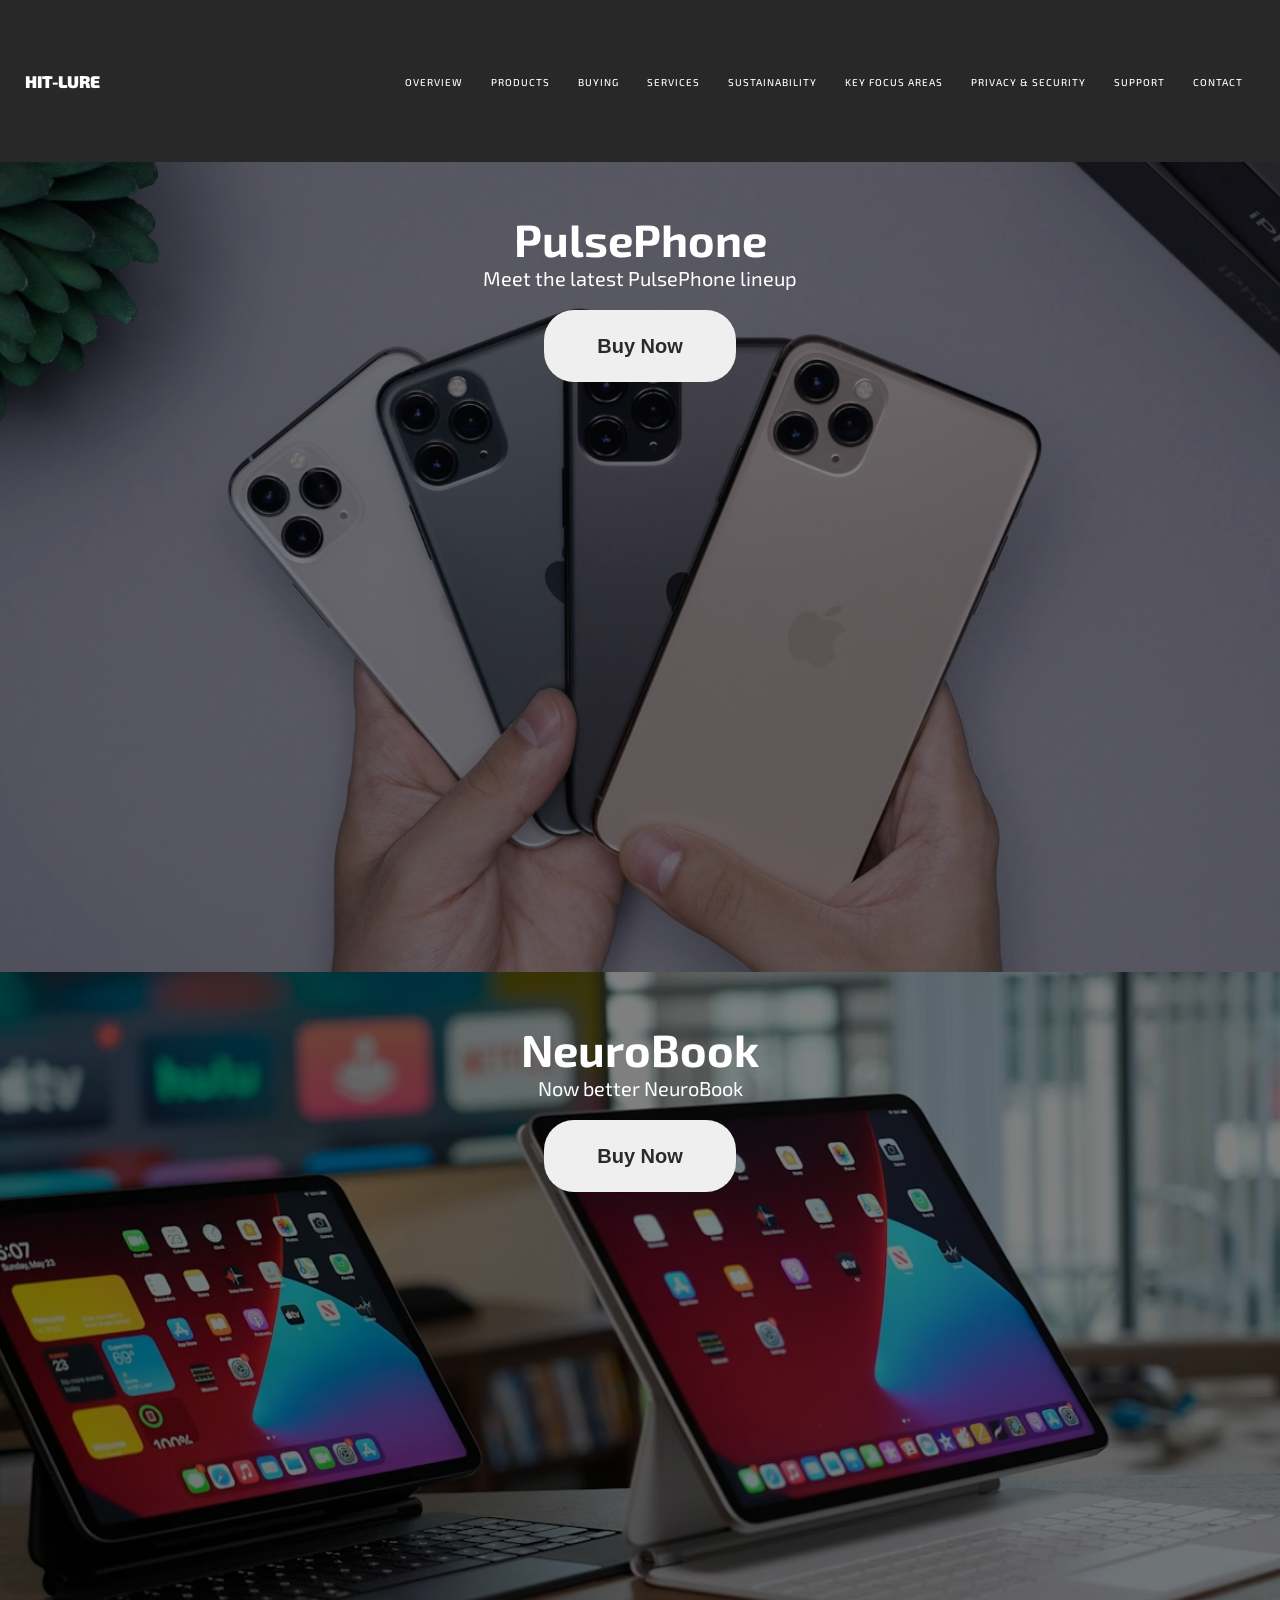
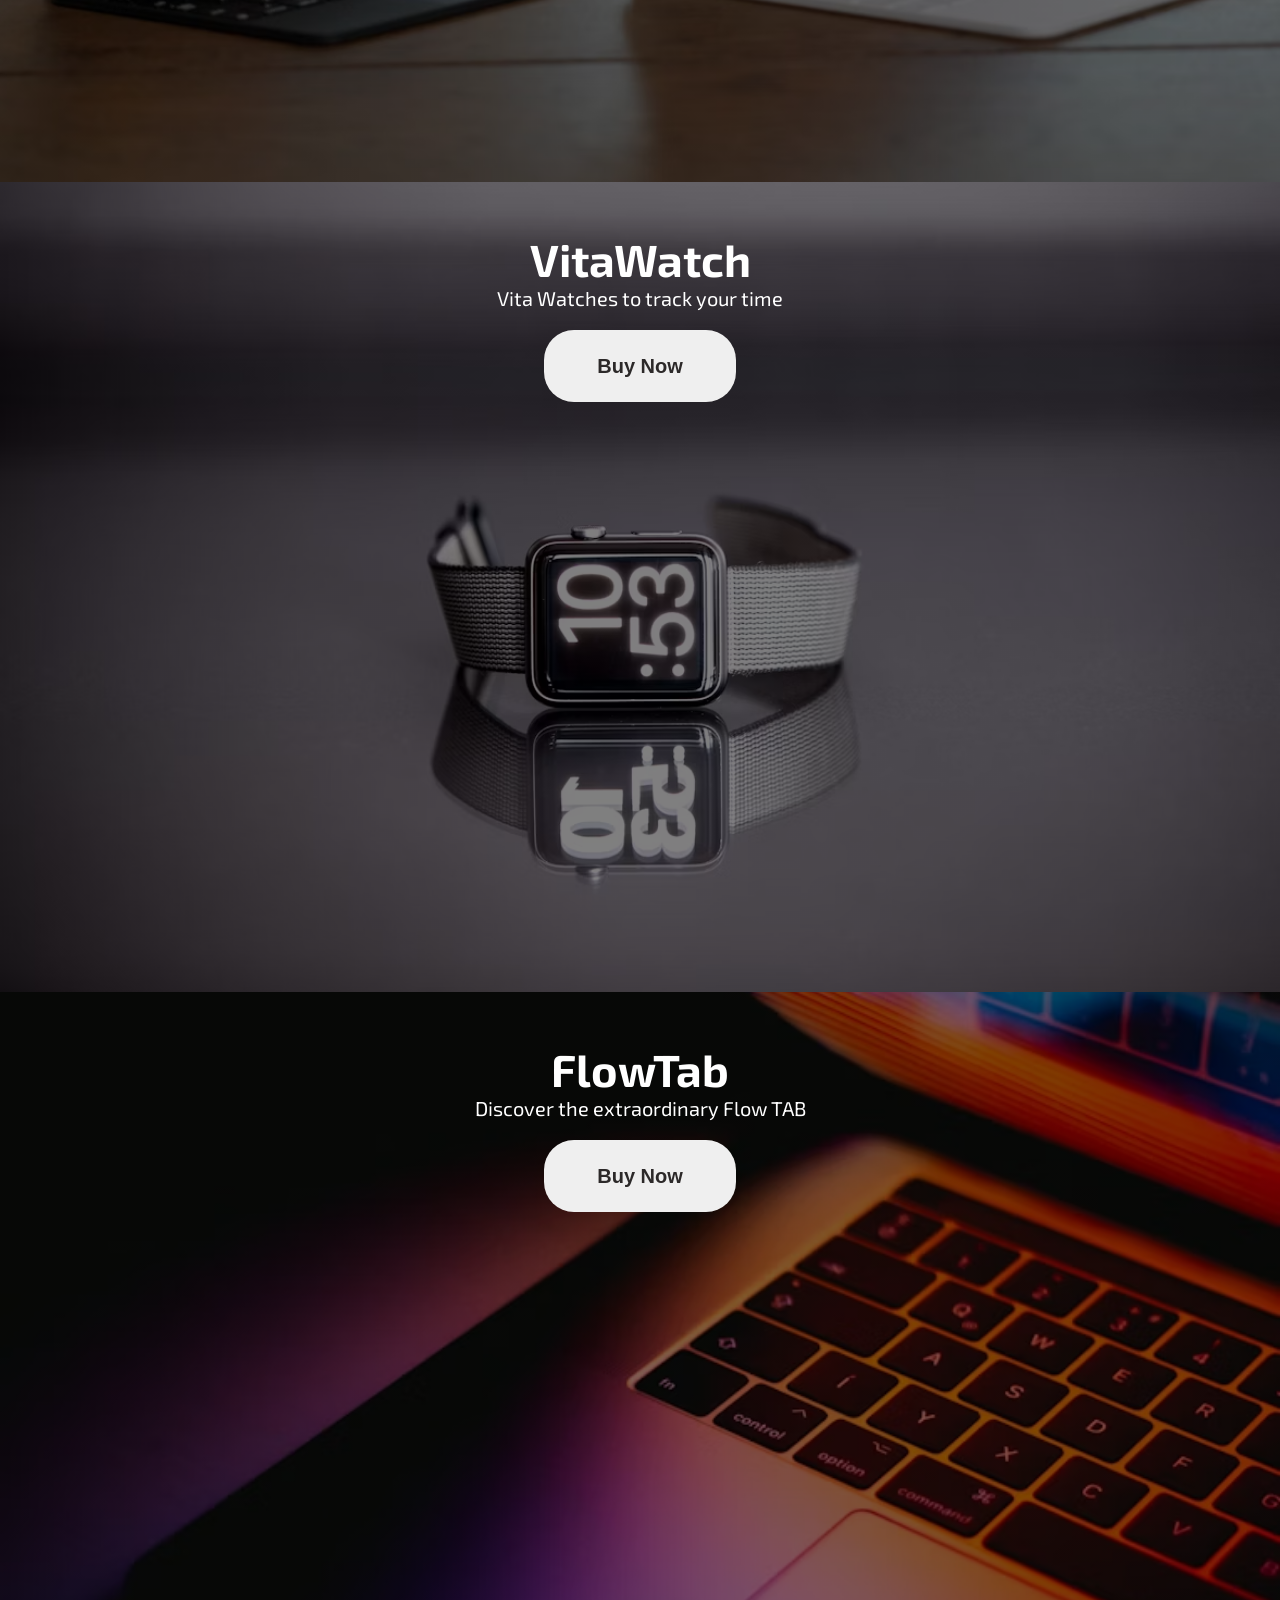
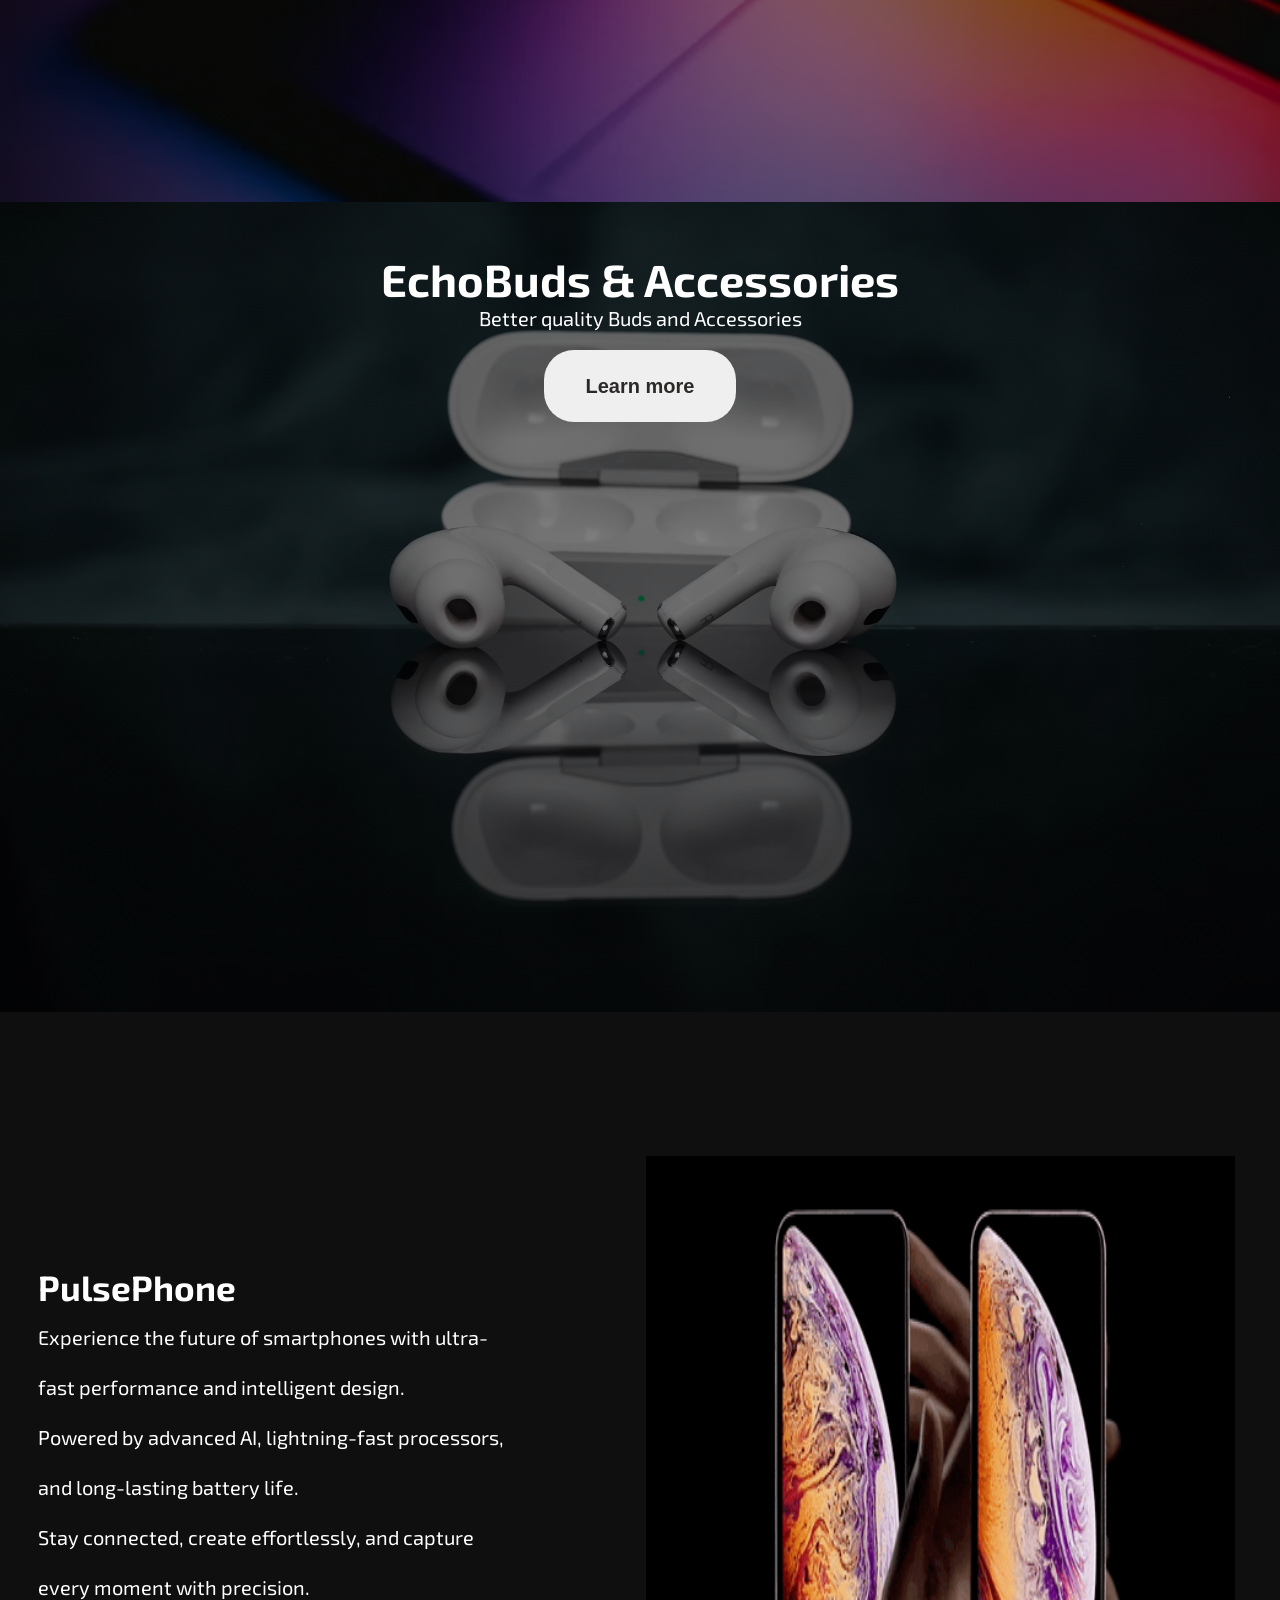
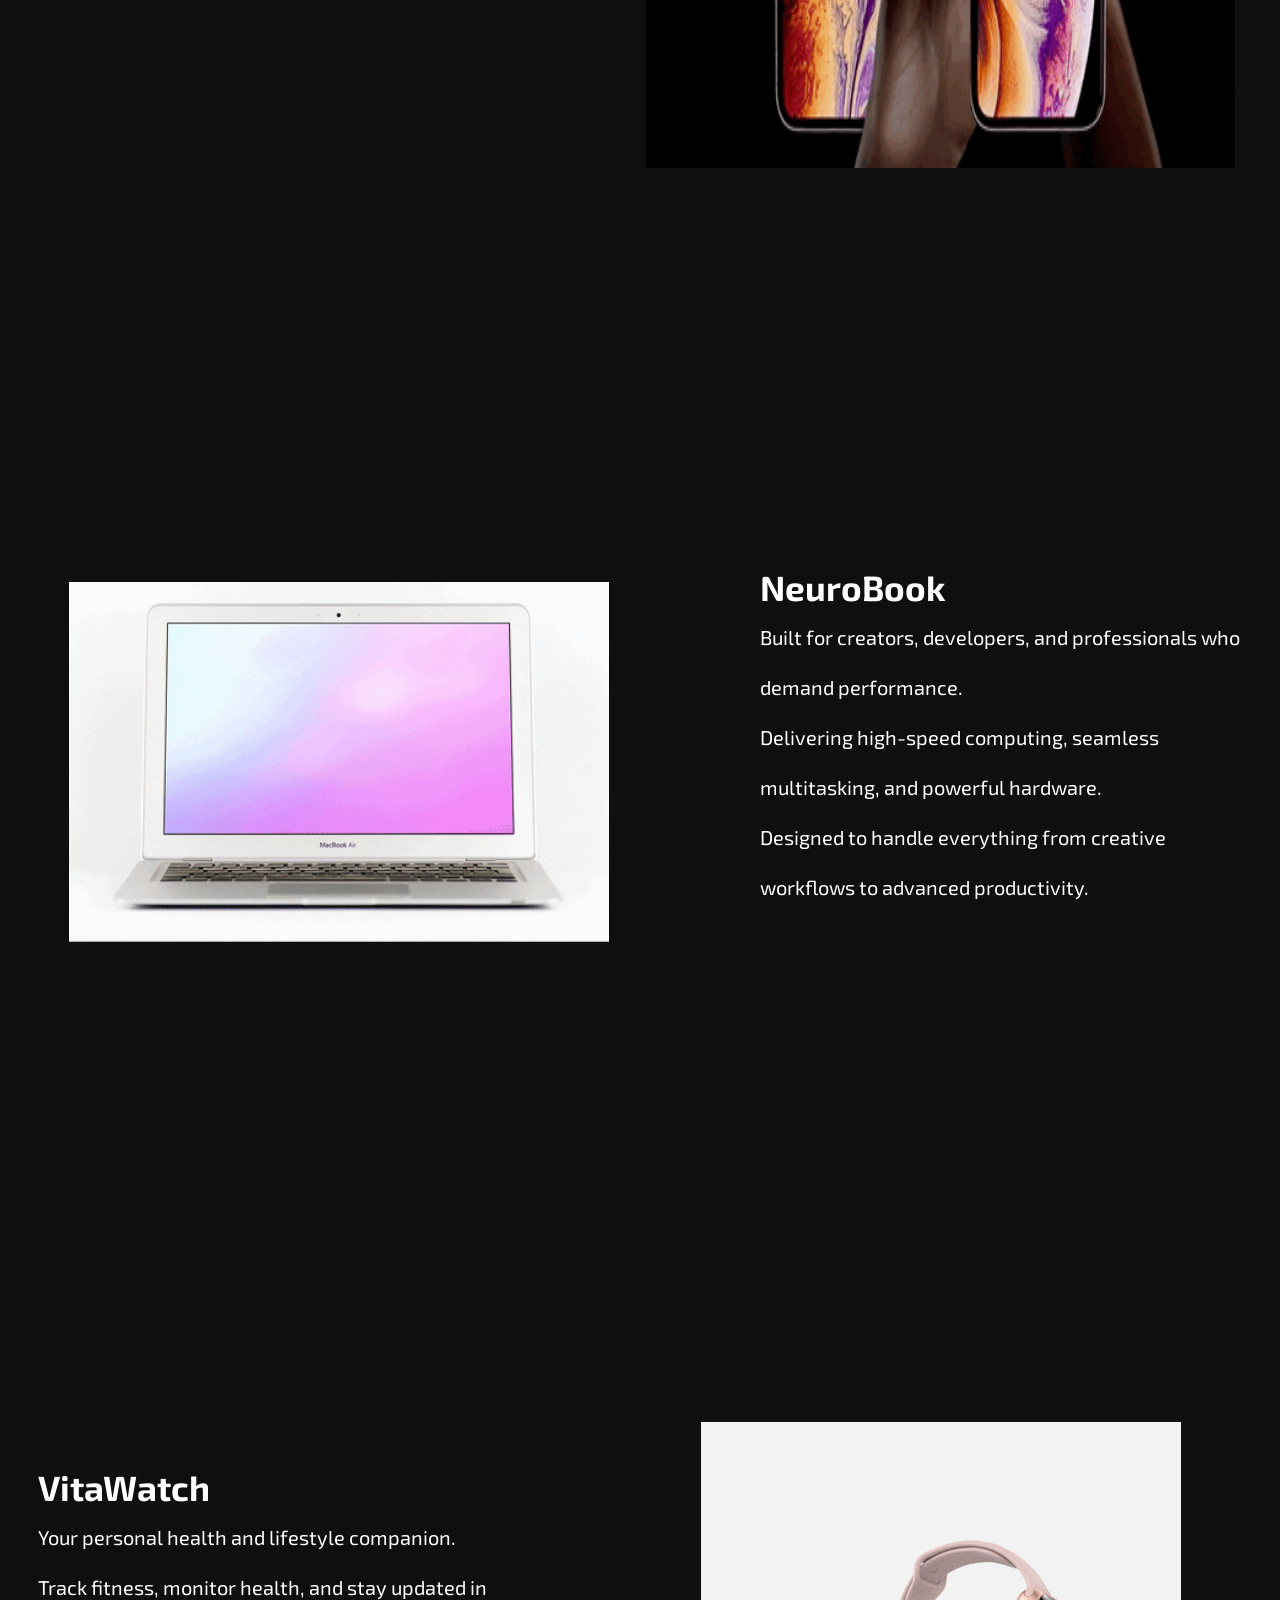
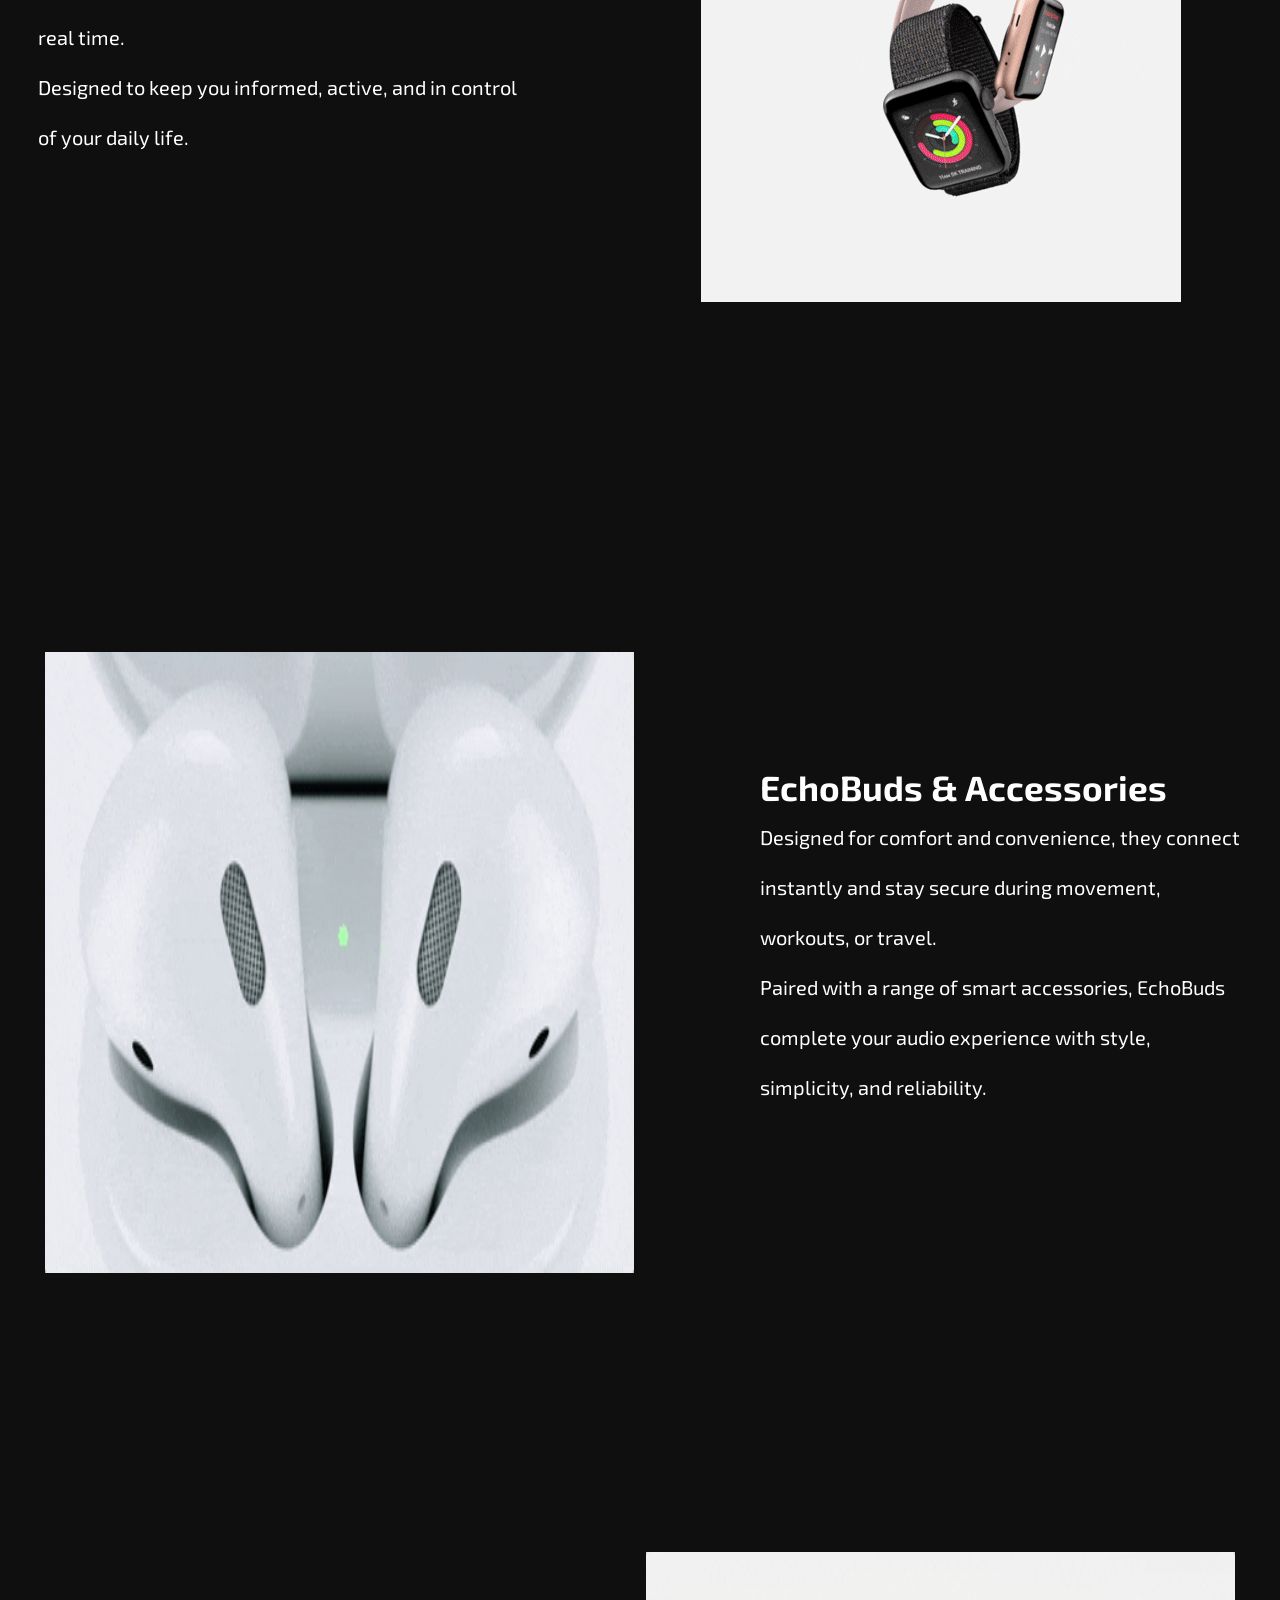
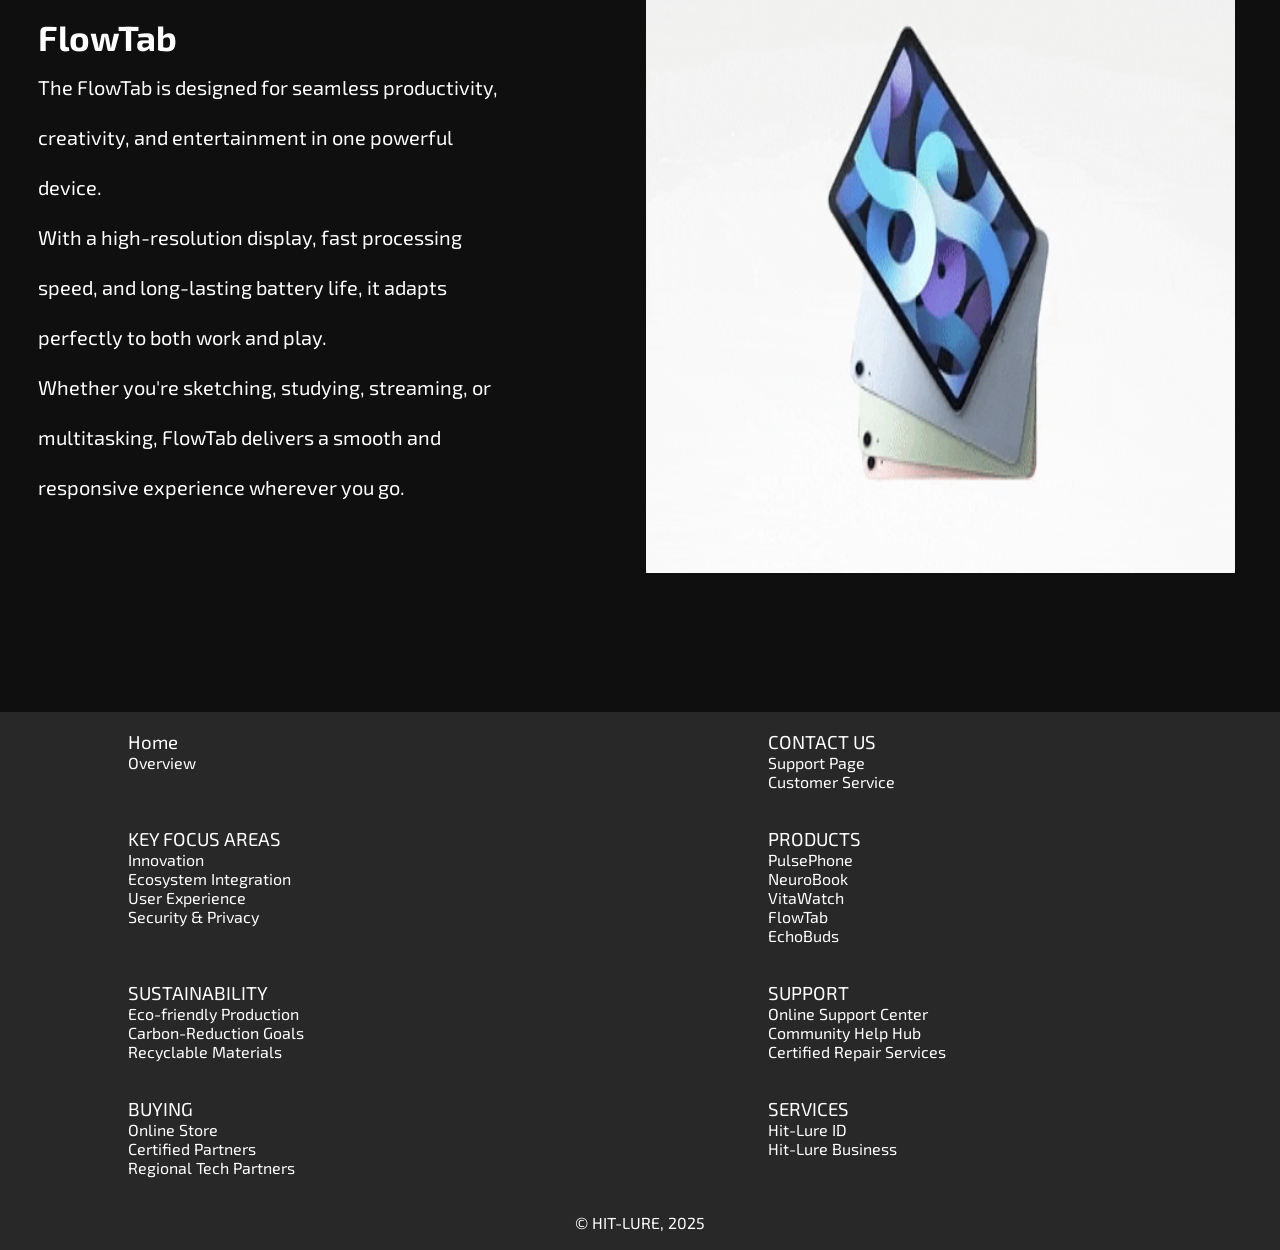
<file: index.html>
<!DOCTYPE html>
<html lang="en">
<head>
    <meta charset="UTF-8">
    <meta name="viewport" content="width=device-width, initial-scale=1.0">
    <title>Overview</title>
    <link rel="stylesheet" href="all.css">
      <link rel="preconnect" href="https://fonts.googleapis.com">
    <link rel="preconnect" href="https://fonts.gstatic.com" crossorigin>
    <link href="https://fonts.googleapis.com/css2?family=Exo+2:ital,wght@0,100..900;1,100..900&family=Share+Tech+Mono&display=swap" rel="stylesheet">
    <link rel="icon" href="Carmeline images/favicon/favicon.ico">
    <title>Home</title>
   
</head>
<body>

    <!-- This is the section for the header, navbar and hero -->
    <header>
        <nav>
             <div class="logo">HIT-LURE</div>

              <div class="lists">
            <a href="index.html">OVERVIEW</a>
            <a href="products.html">PRODUCTS</a>
            <a href="buying.html">BUYING</a>
            <a href="services.html">SERVICES</a>
            <a href="sustain.html">SUSTAINABILITY</a>
            <a href="keyareas.html">KEY FOCUS AREAS</a>
            <a href="privacy.html">PRIVACY & SECURITY</a>
            <a href="support.html">SUPPORT</a>
            <a href="contactus.html">CONTACT</a>
            </div>

        </nav>
        
         <div class="iphone1">
         
        <h2>PulsePhone</h2>
        <p>Meet the latest PulsePhone lineup</p>
        <button><a href="buying.html">Buy Now</a></button>
        
    </div>
    <div class="iphone2">
        <!-- <img src="Carmeline images/images for the home/photo-1622531636820-5d727319e45d.avif"> -->
        <h2>NeuroBook</h2>
        <p>Now better NeuroBook</p>
         <button><a href="buying.html">Buy Now</a></button>
        
        
    </div>
    <div class="iphone3">
        <!-- <img src="Carmeline images/images for the home/NV.avif"> -->
        <h2>VitaWatch</h2>
        <p>Vita Watches to track your time</p>

         <button><a href="buying.html">Buy Now</a></button>
        
        
    </div>
    <div class="iphone4">

        <h2>FlowTab</h2>
        <p>Discover the extraordinary Flow TAB</p>
          <button><a href="buying.html">Buy Now</a></button>
        
        
    </div>
     <div class="iphone5">
        
        <h2>EchoBuds & Accessories</h2>
        <p>Better quality Buds and Accessories </p>
          <button><a href="products.html">Learn more</a></button>
        
     </div>


     <!-- This is the overview section -->
     <section class="overview1">

            <div class="overview-paragraph1">
 <h2>PulsePhone</h2>
                <p>Experience the future of smartphones with ultra-fast performance and intelligent design.</p>
                <p>Powered by advanced AI, lightning-fast processors, and long-lasting battery life.</p>
                <p>Stay connected, create effortlessly, and capture every moment with precision.</p>
            
            </div>
            <div class="overviewimg1">
  <img src="Carmeline images/overview images/GIF by Mashable.gif">
            </div>
        </section>

        <section class="overview2">
<div class="overviewimg2">
             <img src="Carmeline images/overview images/Apple Laptop GIF by Mediamodifier.gif">

            </div>
            <!-- <div class="overview-paragraph2"> -->
<div class="overview-paragraph2">
                <h2>NeuroBook</h2>
                <p>Built for creators, developers, and professionals who demand performance.</p>
                <p>Delivering high-speed computing, seamless multitasking, and powerful hardware.</p>
                <p>Designed to handle everything from creative workflows to advanced productivity.</p>
            </div>
            

            </div>
        </section>
        <section class="overview3">

            <div class="overview-paragraph3">
<h2>VitaWatch</h2>
                <p>Your personal health and lifestyle companion.</p>
                <p>Track fitness, monitor health, and stay updated in real time.</p>
                <p>Designed to keep you informed, active, and in control of your daily life.</p>
            </div>
            <div class="overviewimg3">
                <img src="Carmeline images/overview images/apple watch series 3 GIF by Mashable.gif">
            </div>
        </section>
 <section class="overview4">

            <div class="overviewimg4">
                   <img src="Carmeline images/overview images/apple airpods GIF by Product Hunt.gif">
            </div>

            <div class="overview-paragraph4">
 <h2>EchoBuds & Accessories</h2>
<p>Designed for comfort and convenience, they connect instantly and stay secure during movement, workouts, or travel.</p>
<p>Paired with a range of smart accessories, EchoBuds complete your audio experience with style, simplicity, and reliability.</p>
            </div>
        </section>

        <section class="overview5">
            <div class="overview-paragraph5">
 <h2>FlowTab</h2>
 <p>The FlowTab is designed for seamless productivity, creativity, and entertainment in one powerful device.</p>
<p>With a high-resolution display, fast processing speed, and long-lasting battery life, it adapts perfectly to both work and play.</p>
<p>Whether you're sketching, studying, streaming, or multitasking, FlowTab delivers a smooth and responsive experience wherever you go.</p>
            </div>
             <div class="overviewimg5">
                   <img src="Carmeline images/overview images/Apple Ipad GIF by Mashable (1).gif">
            </div>
        </section>



    


    <!-- This is the main section of the overview -->
    <!-- <main class="main-for-overview">
        <section class="overview1">

            <div class="overview-paragraph1">
 <h2>PulsePhone</h2>
                <p>Experience the future of smartphones with ultra-fast performance and intelligent design.</p>
                <p>Powered by advanced AI, lightning-fast processors, and long-lasting battery life.</p>
                <p>Stay connected, create effortlessly, and capture every moment with precision.</p>
            
            </div>
            <div class="overviewimg1">
  <img src="">
            </div> -->
        </section>


    </main>


    <footer>
        <div class="footer-sections-all">
            <div class="footer-sections">
                <h3>Home</h3>
                <p>Overview</p>
            </div>

            <div class="footer-sections">
                <h3>CONTACT US</h3>
                <p>Support Page</p>
                <p>Customer Service</p>
            </div>

            <div class="footer-sections">
                <h3>KEY FOCUS AREAS</h3>
                <p>Innovation</p>
                <p>Ecosystem Integration</p>
                <p>User Experience</p>
                <p>Security & Privacy</p>
            </div>

            <div class="footer-sections">
                <h3>PRODUCTS</h3>
                <p>PulsePhone</p>
                <p>NeuroBook</p>
                <p>VitaWatch</p>
                <p>FlowTab</p>
                <p>EchoBuds</p>
            </div>

            <div class="footer-sections">
                <h3>SUSTAINABILITY</h3>
                <p>Eco-friendly Production</p>
                <p>Carbon-Reduction Goals</p>
                <p>Recyclable Materials</p>
            </div>

            <div class="footer-sections">
                <h3>SUPPORT</h3>
                <p>Online Support Center</p>
                <p>Community Help Hub</p>
                <p>Certified Repair Services</p>
            </div>

            <div class="footer-sections">
                <h3>BUYING</h3>
                <p>Online Store</p>
                <p>Certified Partners</p>
                <p>Regional Tech Partners</p>
            </div>

            <div class="footer-sections">
                <h3>SERVICES</h3>
                <p>Hit-Lure ID</p>
                <p>Hit-Lure Business</p>
            </div>
        </div>

        <article class="copyright"> &copy; HIT-LURE, 2025 </article>

    </footer>
</body>
</html>
</file>
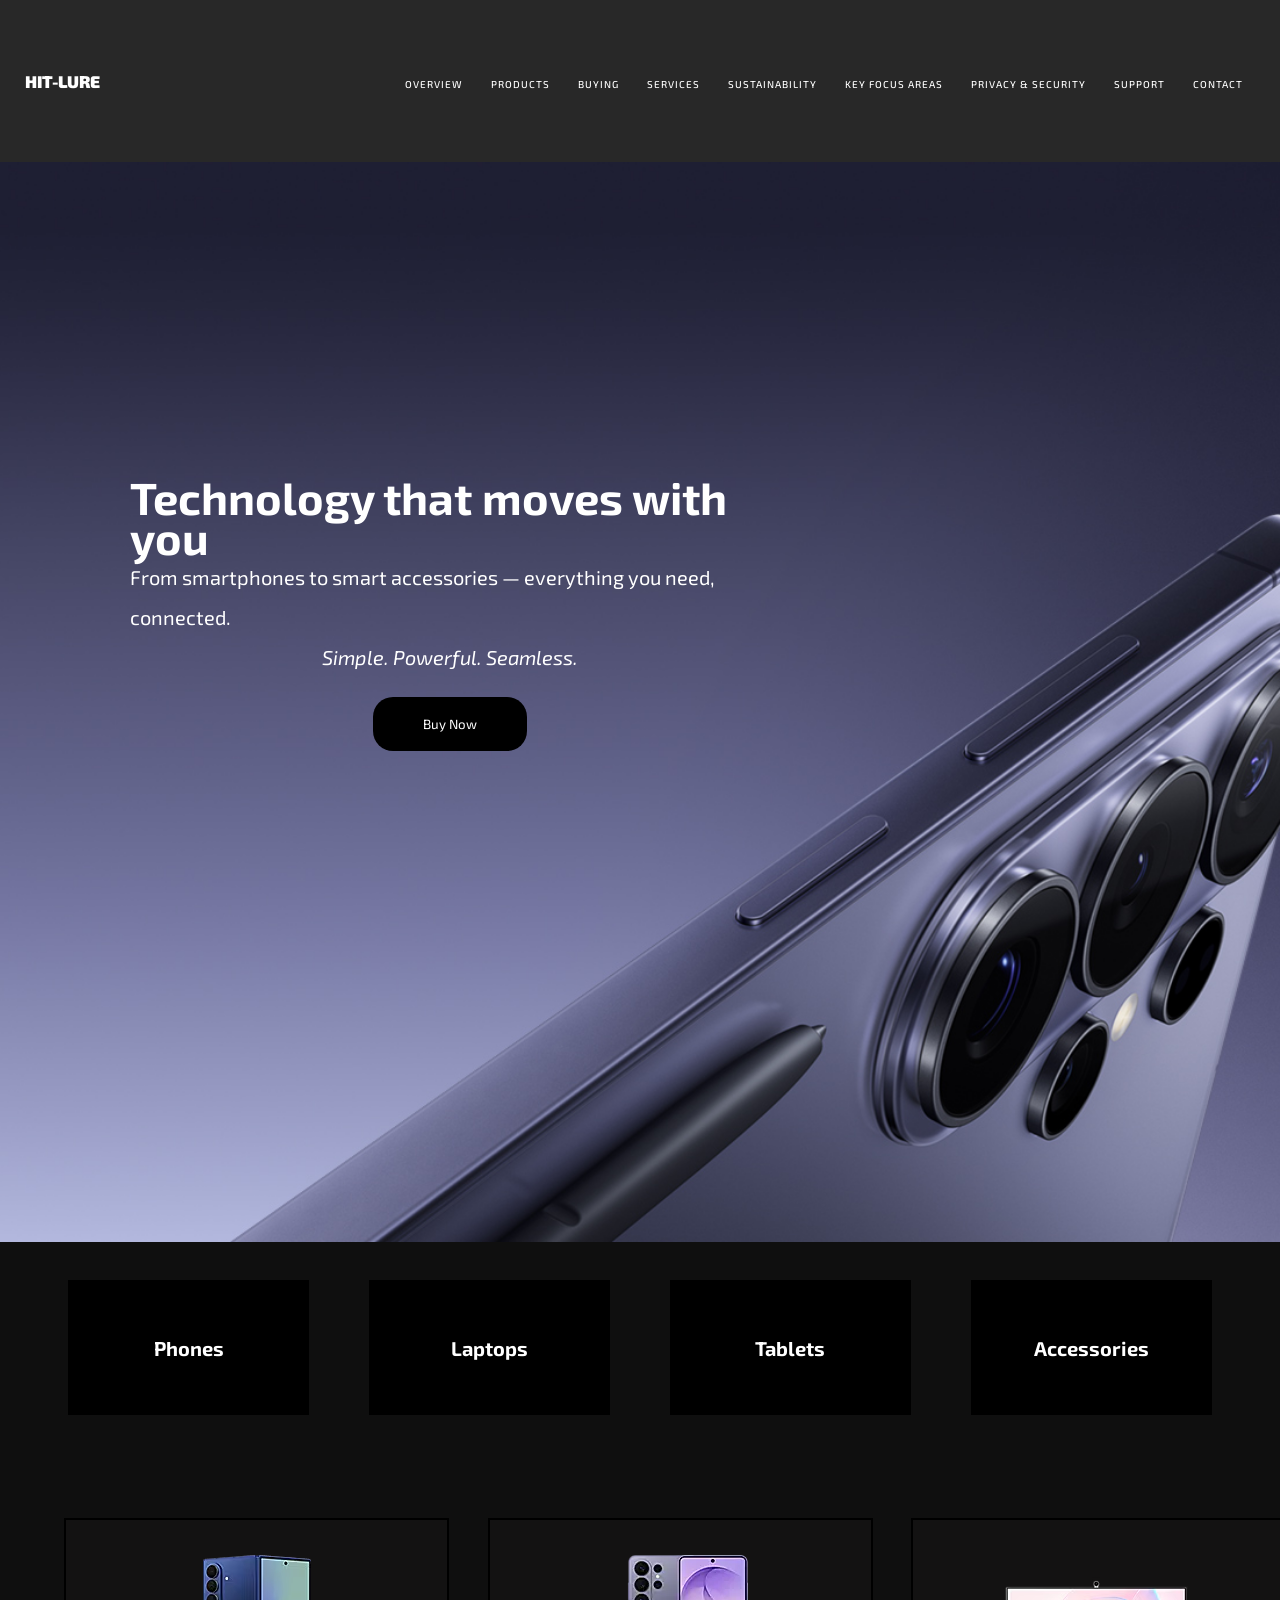
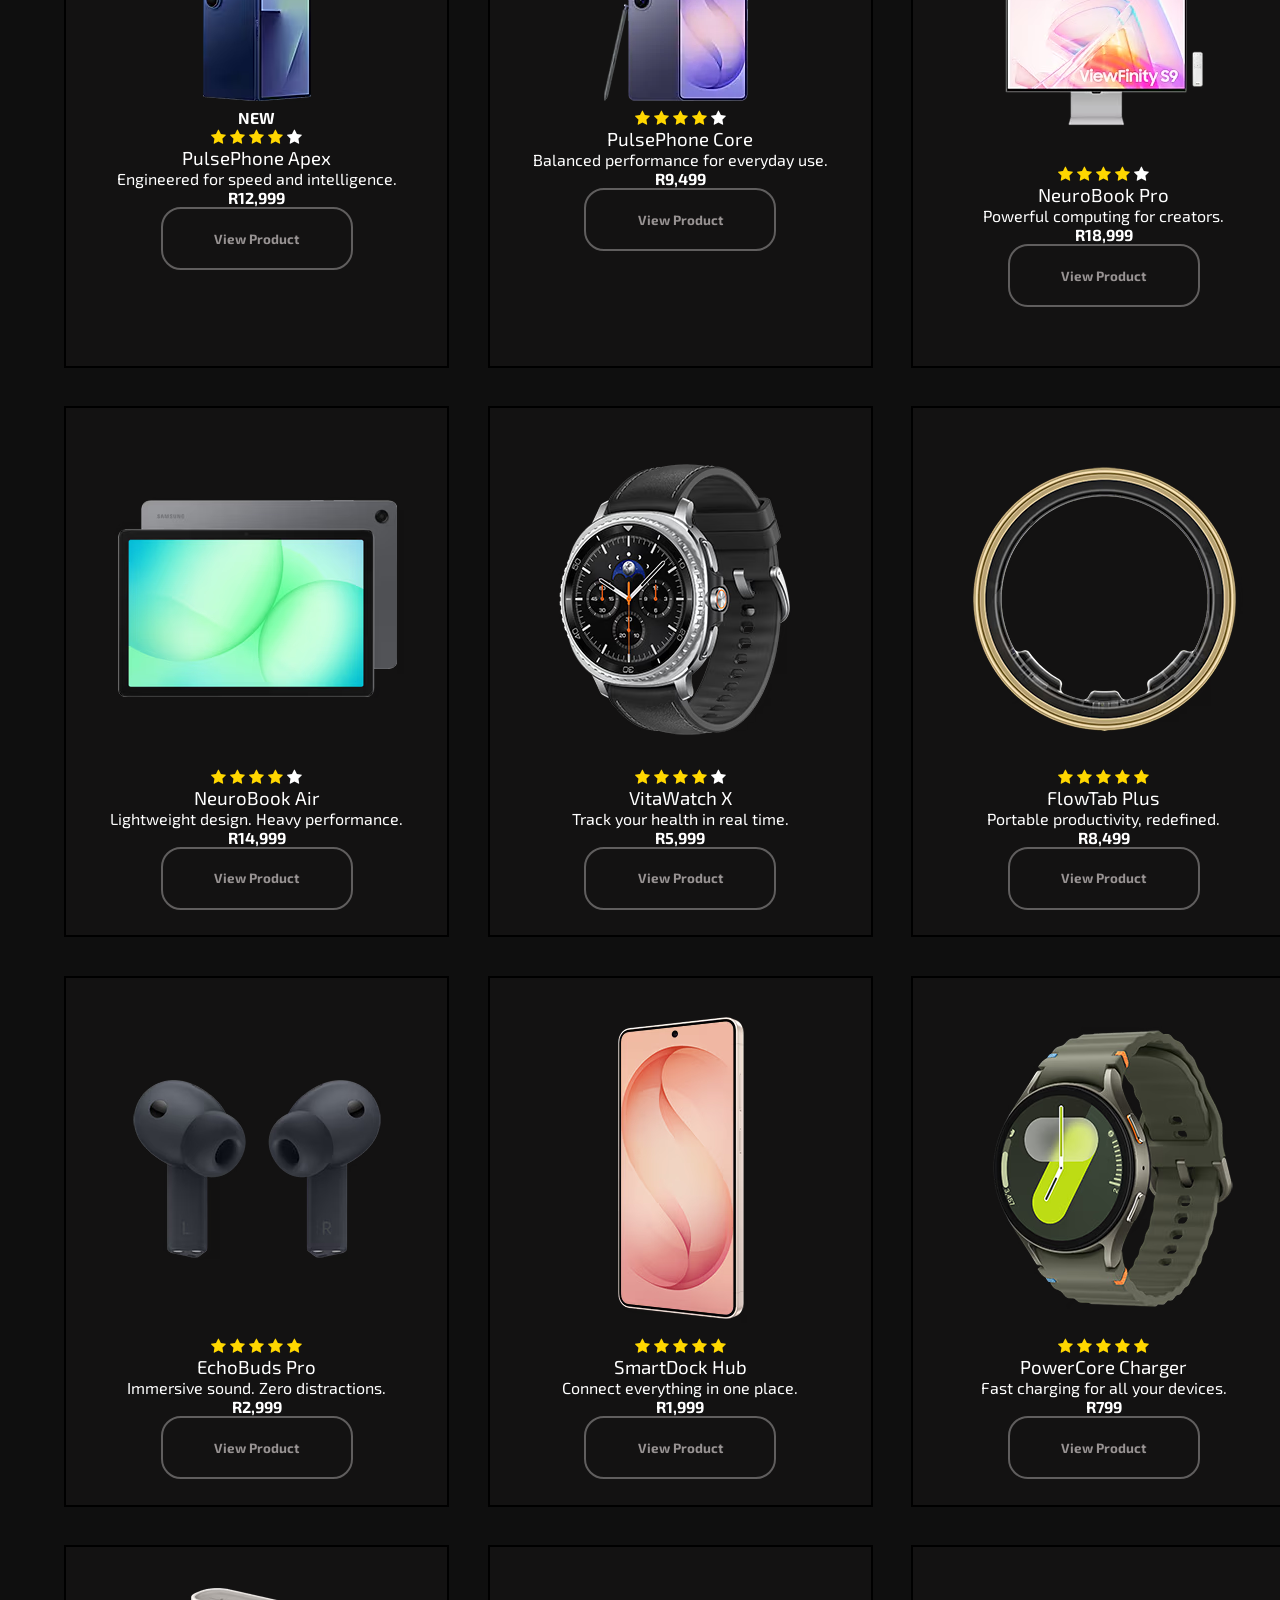
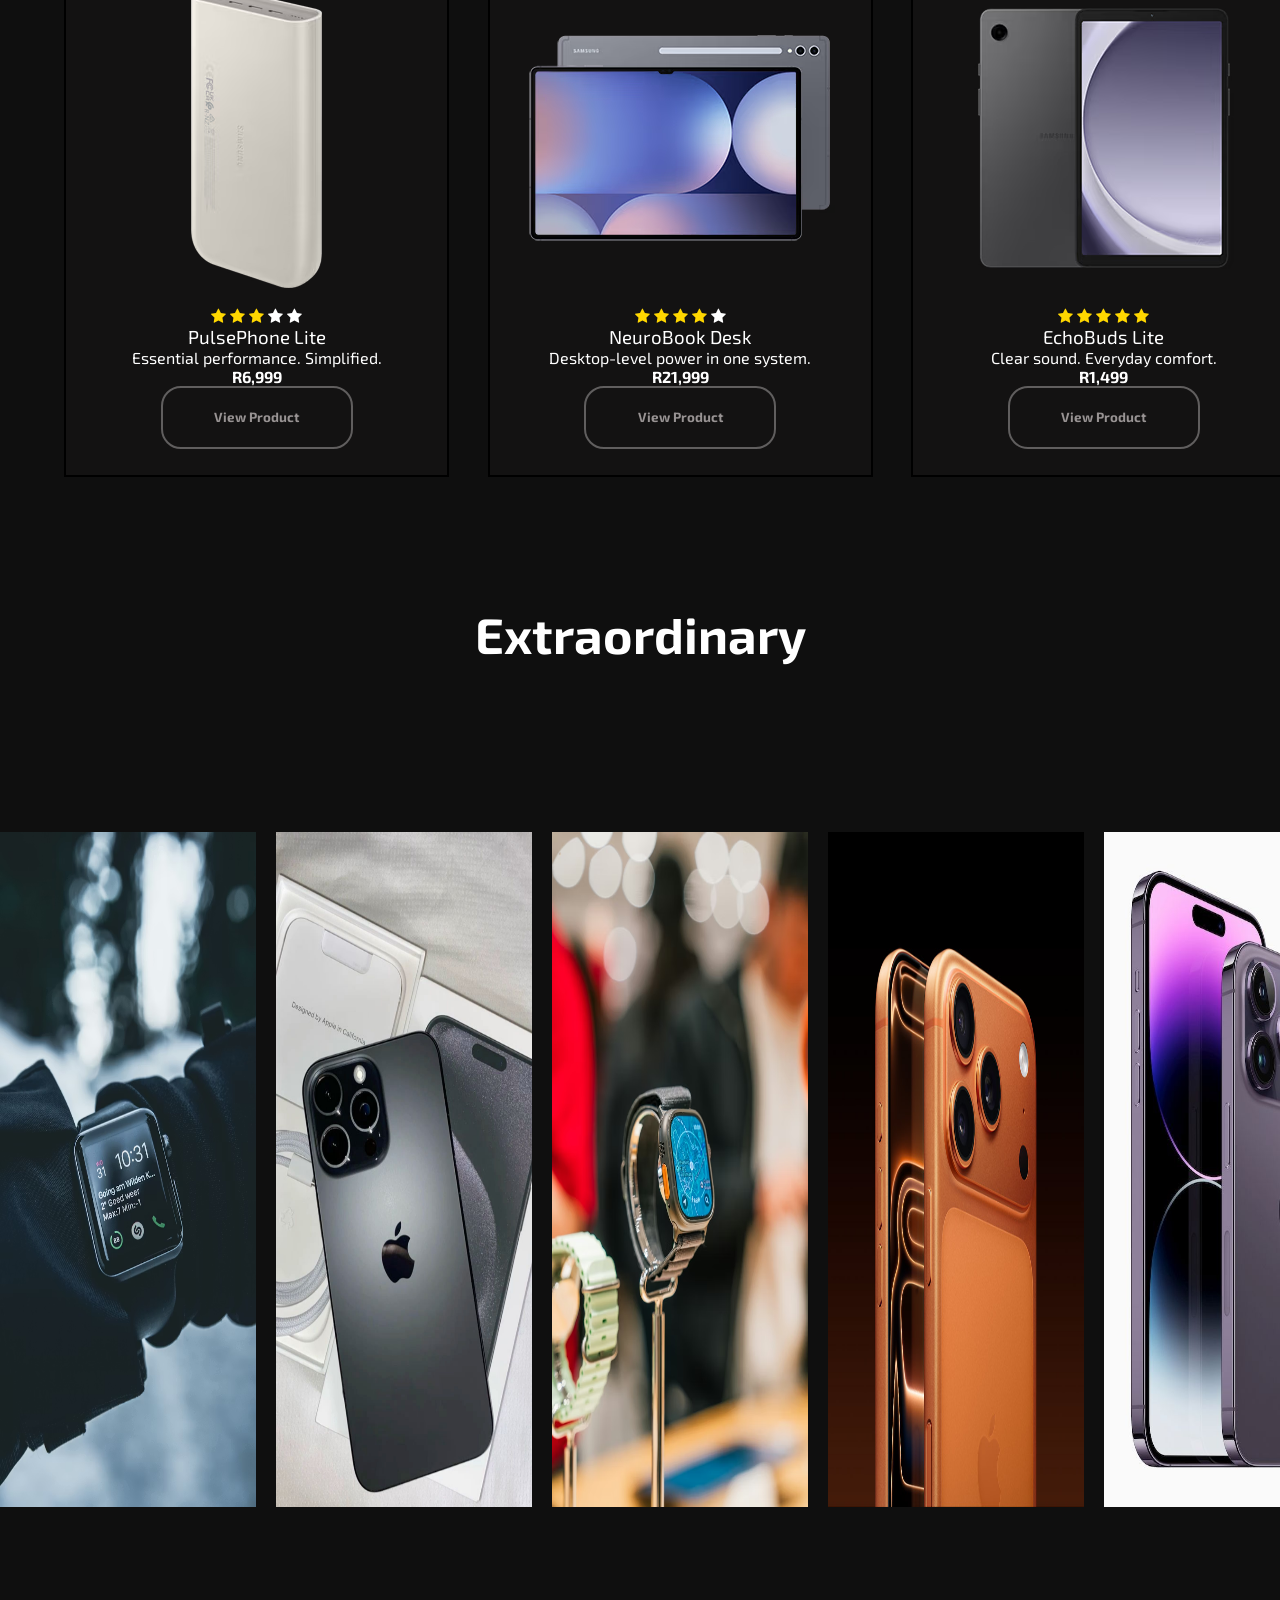
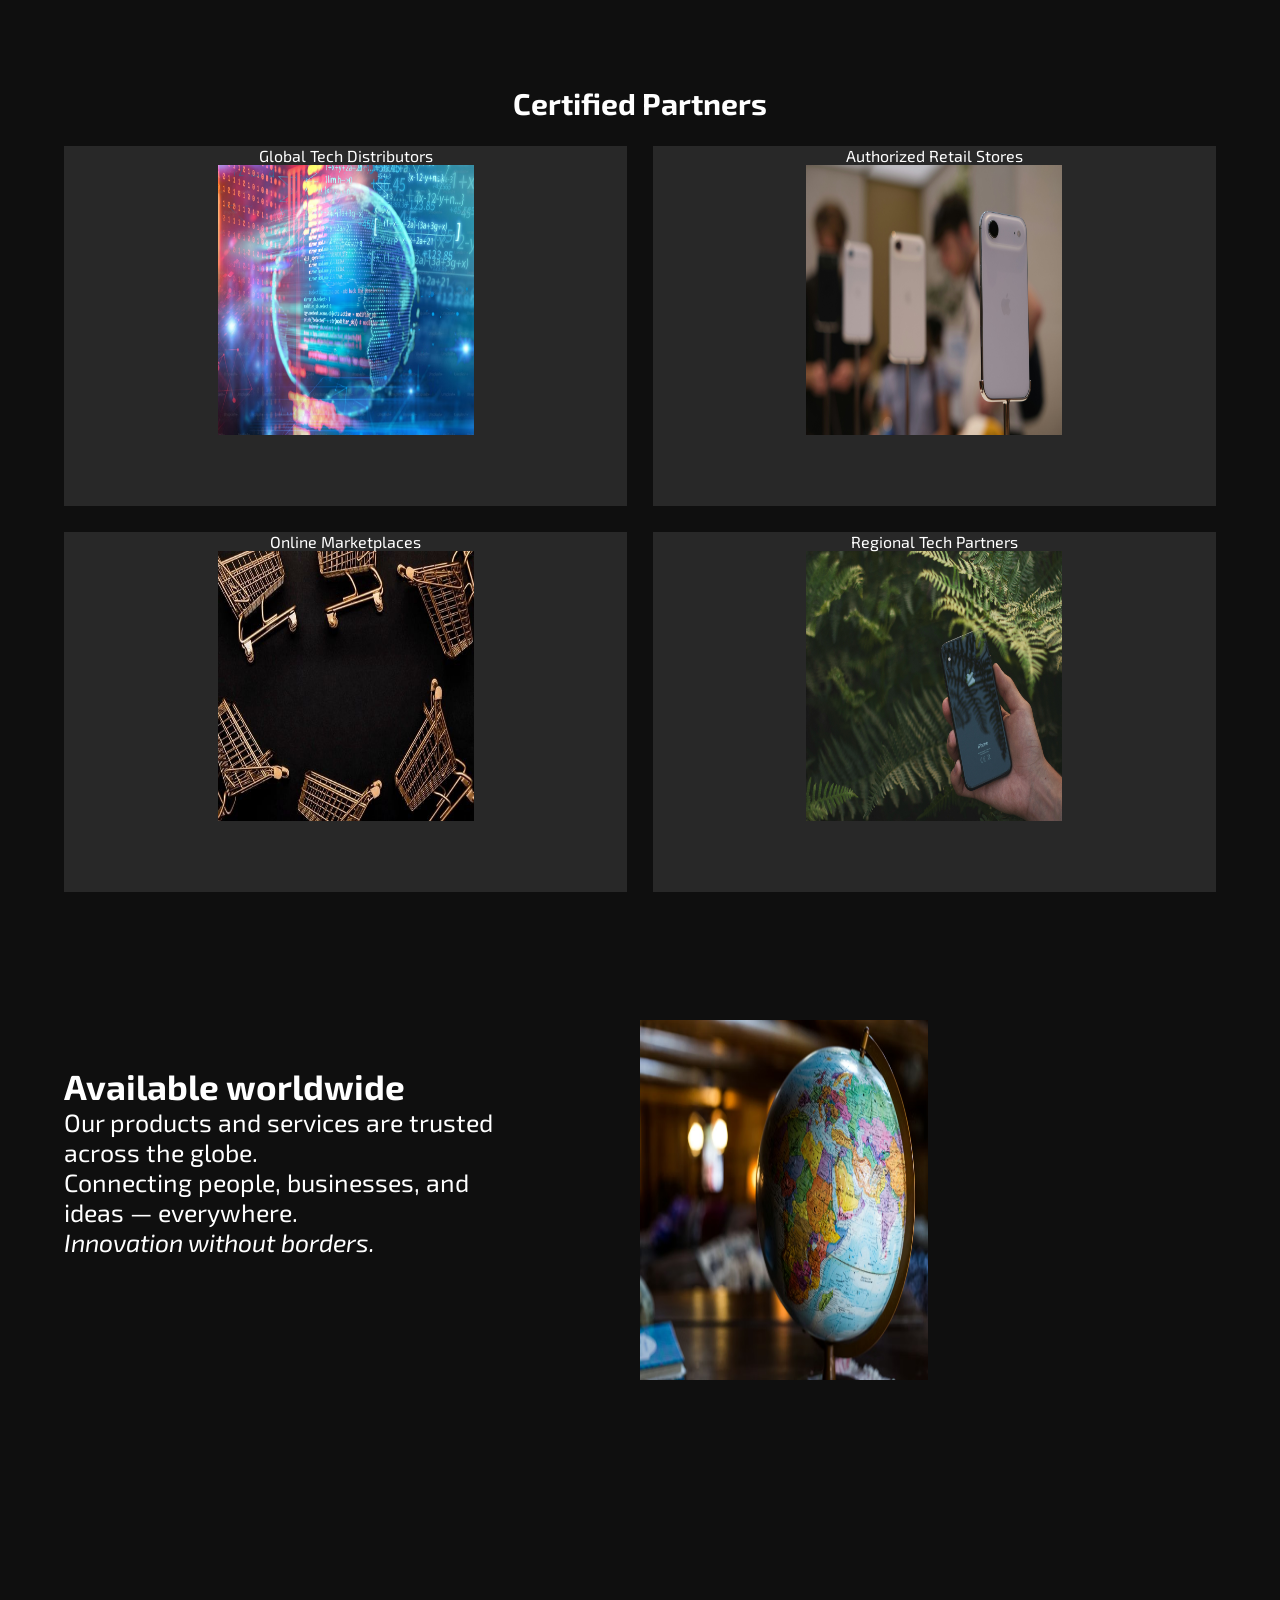
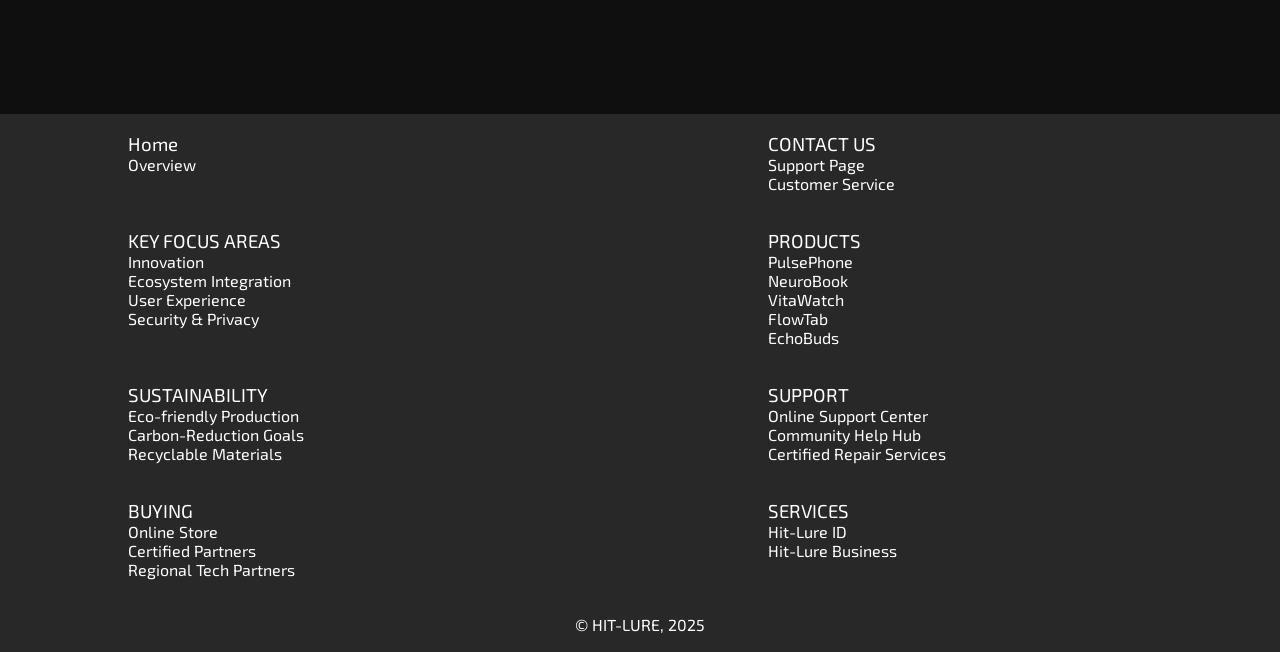
<file: buying.html>
<!DOCTYPE html>
<html lang="en">

<head>
    <meta charset="UTF-8">
    <meta name="viewport" content="width=device-width, initial-scale=1.0">
    <title>Buying</title>
    <link rel="stylesheet" href="all.css">
    <link rel="stylesheet" href="buying.css">
    <title>BUYING</title>
 <link rel="icon" href="Carmeline images/favicon/favicon.ico">
     <link rel="stylesheet" href="https://cdn.jsdelivr.net/npm/swiper@11/swiper-bundle.min.css" />
    <link rel="stylesheet" href="https://cdnjs.cloudflare.com/ajax/libs/font-awesome/4.7.0/css/font-awesome.min.css">
     <link rel="preconnect" href="https://fonts.googleapis.com">
    <link rel="preconnect" href="https://fonts.gstatic.com" crossorigin>
    <link href="https://fonts.googleapis.com/css2?family=Exo+2:ital,wght@0,100..900;1,100..900&family=Share+Tech+Mono&display=swap" rel="stylesheet">
  
</head>

<body>


    <!-- This is the section for the header, navbar and hero -->

    <nav>
        <div class="logo">HIT-LURE</div>

        <div class="lists">
            <a href="index.html">OVERVIEW</a>
            <a href="products.html">PRODUCTS</a>
            <a href="buying.html">BUYING</a>
            <a href="services.html">SERVICES</a>
            <a href="sustain.html">SUSTAINABILITY</a>
            <a href="keyareas.html">KEY FOCUS AREAS</a>
            <a href="privacy.html">PRIVACY & SECURITY</a>
            <a href="support.html">SUPPORT</a>
            <a href="contactus.html">CONTACT</a>
        </div>
    </nav>
    <main>
        <section class="hero-for-buying">
            <div class="buy-text">
                <h1>Technology that moves with you</h1>
                <p>From smartphones to smart accessories — everything you need, connected.</p>
                <p><em>Simple. Powerful. Seamless.</em></p>

                <button>Buy Now</button>
            </div>
        </section>


        <section class="categories">
            <div class="category-box"><p>Phones</p></div>
            <div class="category-box"><p>Laptops</p></div>
            <div class="category-box"><p>Tablets</p></div>
            <div class="category-box"><p>Accessories</p></div>

        </section>


        <section class="products-grid">

            <div class="product-box">
                <img src="Carmeline images/buying images/bg.avif">
                <div>
                    <p><strong>NEW</strong></p>

                </div>
                <div class="tex">
                    <span class="fa fa-star checked"></span>
                    <span class="fa fa-star checked"></span>
                    <span class="fa fa-star checked"></span>
                    <span class="fa fa-star checked"></span>
                    <span class="fa fa-star"></span>
                    <h3>PulsePhone Apex</h3>
                    <p>Engineered for speed and intelligence.</p>
                    <p><strong>R12,999</strong></p>


                    <button>View Product</button>
                </div>
            </div>

            <div class="product-box">
                <div class="img-for-product">
                    <img src="Carmeline images/buying images/galaxy_s26_ultra_pc.webp">
                </div>
                <div class="tex">
                    <span class="fa fa-star checked"></span>
                    <span class="fa fa-star checked"></span>
                    <span class="fa fa-star checked"></span>
                    <span class="fa fa-star checked"></span>
                    <span class="fa fa-star"></span>
                    <h3>PulsePhone Core</h3>
                    <p>Balanced performance for everyday use.</p>
                    <p><strong>R9,499</strong></p>
                    <button>View Product</button>
                </div>
            </div>

            <div class="product-box">
                <div class="img-for-product">
                    <img
                        src="Carmeline images/buying images/za-viewfinity-s9-27s90pc-ls27c902pauxen-thumb-538587966.avif">
                </div>
                <div class="tex">
                    <span class="fa fa-star checked"></span>
                    <span class="fa fa-star checked"></span>
                    <span class="fa fa-star checked"></span>
                    <span class="fa fa-star checked"></span>
                    <span class="fa fa-star"></span>
                    <h3>NeuroBook Pro</h3>
                    <p>Powerful computing for creators.</p>
                    <p><strong>R18,999</strong></p>
                    <button>View Product</button>
                </div>

            </div>


            <div class="product-box">

                <div class="img-for-product">
                    <img src="Carmeline images/buying images/tab.avif">
                </div>
                <div class="tex">
                    <span class="fa fa-star checked"></span>
                    <span class="fa fa-star checked"></span>
                    <span class="fa fa-star checked"></span>
                    <span class="fa fa-star checked"></span>
                    <span class="fa fa-star"></span>
                    <h3>NeuroBook Air</h3>
                    <p>Lightweight design. Heavy performance.</p>
                    <p><strong>R14,999</strong></p>
                    <button>View Product</button>
                </div>
            </div>

            <div class="product-box">
                <div class="img-for-product">
                    <img
                        src="Carmeline images/buying images/za-galaxy-watch8-classic-l505-sm-l505fzkaxfa-thumb-547652591.avif">
                </div>
                <div class="tex">
                    <span class="fa fa-star checked"></span>
                    <span class="fa fa-star checked"></span>
                    <span class="fa fa-star checked"></span>
                    <span class="fa fa-star checked"></span>
                    <span class="fa fa-star"></span>
                    <h3>VitaWatch X</h3>
                    <p>Track your health in real time.</p>
                    <p><strong>R5,999</strong></p>
                    <button>View Product</button>
                </div>
            </div>

            <div class="product-box">
                <div class="img-for-product">
                    <img src="Carmeline images/buying images/ring.avif">
                </div>
                <div class="tex">
                    <span class="fa fa-star checked"></span>
                    <span class="fa fa-star checked"></span>
                    <span class="fa fa-star checked"></span>
                    <span class="fa fa-star checked"></span>
                    <span class="fa fa-star checked"></span>
                    <h3>FlowTab Plus</h3>
                    <p>Portable productivity, redefined.</p>
                    <p><strong>R8,499</strong></p>
                    <button>View Product</button>
                </div>
            </div>

            <div class="product-box">
                <div>
                    <img src="Carmeline images/buying images/buds.avif">
                </div>
                <div class="tex">
                    <span class="fa fa-star checked"></span>
                    <span class="fa fa-star checked"></span>
                    <span class="fa fa-star checked"></span>
                    <span class="fa fa-star checked"></span>
                    <span class="fa fa-star checked"></span>
                    <h3>EchoBuds Pro</h3>
                    <p>Immersive sound. Zero distractions.</p>
                    <p><strong>R2,999</strong></p>
                    <button>View Product</button>
                </div>
            </div>

            <div class="product-box">
                <div>
                    <img src="Carmeline images/buying images/ph.avif">
                </div>


                <div class="tex">
                    <span class="fa fa-star checked"></span>
                    <span class="fa fa-star checked"></span>
                    <span class="fa fa-star checked"></span>
                    <span class="fa fa-star checked"></span>
                    <span class="fa fa-star checked"></span>
                    <h3>SmartDock Hub</h3>
                    <p>Connect everything in one place.</p>
                    <p><strong>R1,999</strong></p>
                    <button>View Product</button>
                </div>
            </div>

            <div class="product-box">
                <div>
                    <img src="Carmeline images/buying images/wah.avif">
                </div>
                <div class="tex">
                    <span class="fa fa-star checked"></span>
                    <span class="fa fa-star checked"></span>
                    <span class="fa fa-star checked"></span>
                    <span class="fa fa-star checked"></span>
                    <span class="fa fa-star checked"></span>

                    <h3>PowerCore Charger</h3>
                    <p>Fast charging for all your devices.</p>
                    <p><strong>R799</strong></p>
                    <button>View Product</button>
                </div>
            </div>

            <div class="product-box">
                <div>

                </div>
                <div>
                    <img src="Carmeline images/buying images/ear.avif">
                    <div class="tex">
                        <span class="fa fa-star checked"></span>
                        <span class="fa fa-star checked"></span>
                        <span class="fa fa-star checked"></span>
                        <span class="fa fa-star"></span>
                        <span class="fa fa-star"></span>
                        <h3>PulsePhone Lite</h3>
                        <p>Essential performance. Simplified.</p>
                        <p><strong>R6,999</strong></p>
                        <button>View Product</button>
                    </div>
                </div>
            </div>

            <div class="product-box">
                <div>

                </div>
                <div>
                    <img src="Carmeline images/buying images/tabb.avif">
                    <div class="tex">
                        <span class="fa fa-star checked"></span>
                        <span class="fa fa-star checked"></span>
                        <span class="fa fa-star checked"></span>
                        <span class="fa fa-star checked"></span>
                        <span class="fa fa-star"></span>
                        <h3>NeuroBook Desk</h3>
                        <p>Desktop-level power in one system.</p>
                        <p><strong>R21,999</strong></p>
                        <button>View Product</button>
                    </div>
                </div>
            </div>
            <div class="product-box">
                <div>

                </div>
                <div>
                 <img src="Carmeline images/buying images/taaa.avif">
                  </div>
                    <div class="tex"><span class="fa fa-star checked"></span>
                        <span class="fa fa-star checked"></span>
                        <span class="fa fa-star checked"></span>
                        <span class="fa fa-star checked"></span>
                        <span class="fa fa-star checked"></span>
                        <h3>EchoBuds Lite</h3>
                        <p>Clear sound. Everyday comfort.</p>
                        <p><strong>R1,499</strong></p>
                        <button>View Product</button>
                    </div>
               
            </div>
            </div>
        </section>
 <section id="more">

            <h1>Extraordinary</h1>

            <div id="more-devices">

            

                <div class="moree">
                   <img src="Carmeline images/images for the home/photo-1517502474097-f9b30659dadb.avif">
                </div>

                <div class="moree">
                    <img src="Carmeline images/images for the home/bea70325d780d7f6689b3192d426bd8a.jpg">
                </div>

                <div class="moree">
                    <img src="Carmeline images/images for the home/photo-1767003259020-140e63496334.avif">
                </div>

                <div class="moree">
                    <img src="Carmeline images/buying images/iphone_17pro__t1j902iw6kya_large_2x.jpg">
                </div>

                <div class="moree">
                    <img src="Carmeline images/26be56634ad9773c9d8f6315cac2cba7.jpg">
                </div>

                <div class="moree">
                      <img src="Carmeline images/7c2e321c3a193dfb5f9a6763d4e36435.jpg">
                </div>

                <div class="moree">
                    <img src="Carmeline images/pexels-cmrcn-30353222.jpg"  >
                </div>
                <div class="moree">
                      <img src="Carmeline images/images for the home/photo-1629367494173-c78a56567877.avif">
                </div>
            </div>

        </section>

        <section class="partners">
            <h2>Certified Partners</h2>

            <div class="partner-grid">
                <div class="partner">
                    <p>Global Tech Distributors</p>
                    <img src="Carmeline images/premium_photo-1661878193069-260470ba5da4.avif">
                </div>
                <div class="partner">
                    <p>Authorized Retail Stores</p>
                    <img src="Carmeline images/appshunter-io-8-j-vrDXHuQ-unsplash.jpg">
                </div>
                <div class="partner">
                    <p>Online Marketplaces</p>
                    <img src="Carmeline images/buying images/7fb8c8d77c5d50d70b0908679e7cd020.jpg">
                </div>
                <div class="partner">
                    <p>Regional Tech Partners</p>
                    <img src="Carmeline images/fabian-hilzendecker-FX3pTF_JMBc-unsplash.jpg">
                </div>
            </div>
        </section>


        <section class="world">
            <div class="world-text">
                <h2>Available worldwide</h2>
                <p>Our products and services are trusted across the globe.</p>
                <p>Connecting people, businesses, and ideas — everywhere.</p>
                <p><em>Innovation without borders.</em></p>
            </div>
            <div class="world-map">
<img src="Carmeline images/Privacy images/world.avif">

            </div>
        </section>

       
        <section class="icons">
        
        </section>
    </main>
    <footer>
        <div class="footer-sections-all">
            <div class="footer-sections">
                <h3>Home</h3>
                <p>Overview</p>
            </div>

            <div class="footer-sections">
                <h3>CONTACT US</h3>
                <p>Support Page</p>
                <p>Customer Service</p>
            </div>

            <div class="footer-sections">
                <h3>KEY FOCUS AREAS</h3>
                <p>Innovation</p>
                <p>Ecosystem Integration</p>
                <p>User Experience</p>
                <p>Security & Privacy</p>
            </div>

            <div class="footer-sections">
                <h3>PRODUCTS</h3>
                <p>PulsePhone</p>
                <p>NeuroBook</p>
                <p>VitaWatch</p>
                <p>FlowTab</p>
                <p>EchoBuds</p>
            </div>

            <div class="footer-sections">
                <h3>SUSTAINABILITY</h3>
                <p>Eco-friendly Production</p>
                <p>Carbon-Reduction Goals</p>
                <p>Recyclable Materials</p>
            </div>

            <div class="footer-sections">
                <h3>SUPPORT</h3>
                <p>Online Support Center</p>
                <p>Community Help Hub</p>
                <p>Certified Repair Services</p>
            </div>

            <div class="footer-sections">
                <h3>BUYING</h3>
                <p>Online Store</p>
                <p>Certified Partners</p>
                <p>Regional Tech Partners</p>
            </div>

            <div class="footer-sections">
                <h3>SERVICES</h3>
                <p>Hit-Lure ID</p>
                <p>Hit-Lure Business</p>
            </div>
        </div>

        <article class="copyright"> &copy; HIT-LURE, 2025 </article>
    </footer>
</body>

</html>
</file>
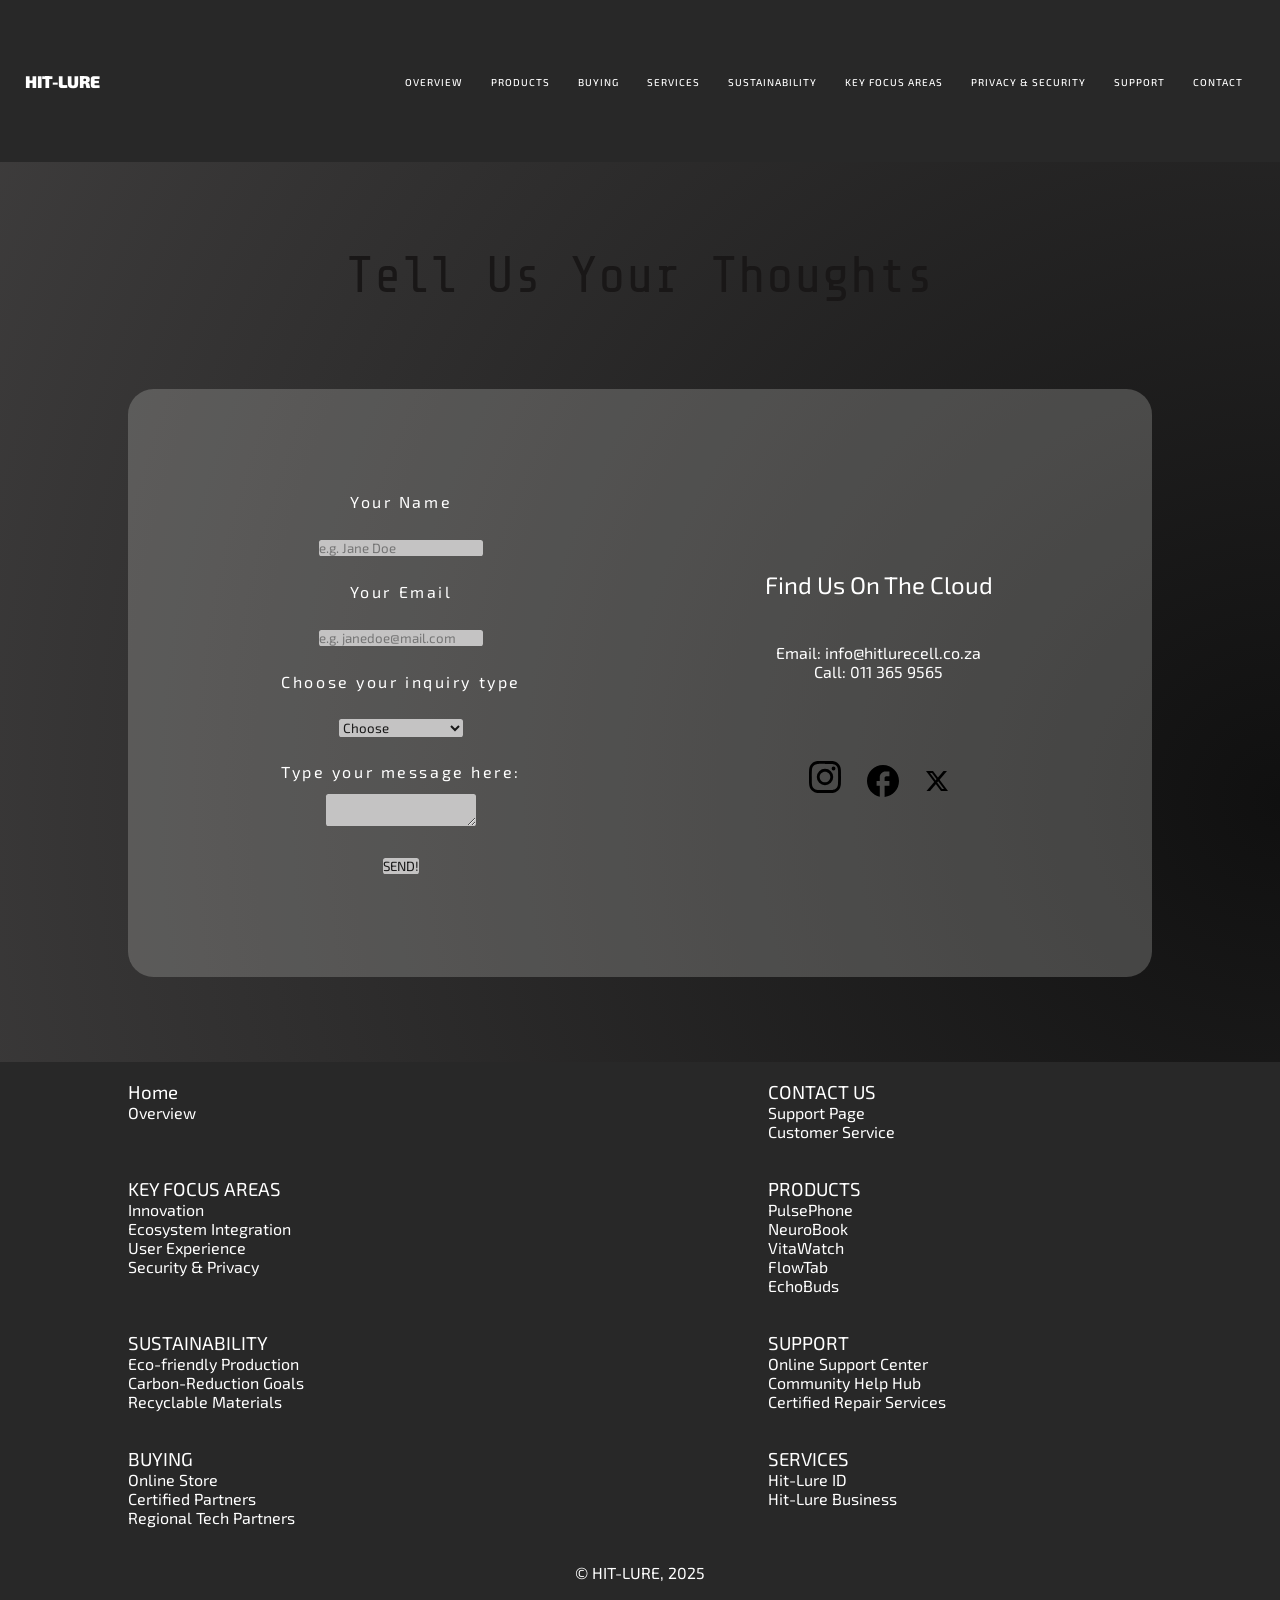
<file: contactus.html>
<!DOCTYPE html>
<html lang="en">
<head>
    <meta charset="UTF-8">
    <meta name="viewport" content="width=device-width, initial-scale=1.0">
    <title>CONTACT US</title>
     <link rel="icon" href="Carmeline images/favicon/favicon.ico">
    <link rel="stylesheet" href="all.css">
    <link rel="stylesheet" href="contactus.css">
    <link rel="preconnect" href="https://fonts.googleapis.com">
    <link rel="preconnect" href="https://fonts.gstatic.com" crossorigin>
    <link href="https://fonts.googleapis.com/css2?family=Exo+2:ital,wght@0,100..900;1,100..900&family=Share+Tech+Mono&display=swap" rel="stylesheet">
  
</head>
<body>
    <!-- This is the section for the header, navbar and hero -->
    
       <nav>
        <div class="logo">HIT-LURE</div>

        <div class="lists">
            <a href="index.html">OVERVIEW</a>
            <a href="products.html">PRODUCTS</a>
            <a href="buying.html">BUYING</a>
            <a href="services.html">SERVICES</a>
            <a href="sustain.html">SUSTAINABILITY</a>
            <a href="keyareas.html">KEY FOCUS AREAS</a>
            <a href="privacy.html">PRIVACY & SECURITY</a>
            <a href="support.html">SUPPORT</a>
            <a href="contactus.html">CONTACT</a>
        </div>
    </nav>
    


    <main id="main-contactus">
        
        <h1>Tell Us Your Thoughts</h1>

        <div class="contact-all">

            <div class="contact-form">

                <form action="">
                    <fieldset>
                        <label for="name">Your Name </label><br>
                        <input type="text" id="name" required placeholder="e.g. Jane Doe">
                        <br>
                        <label for="email">Your Email </label><br>
                        <input type="email" id="email" placeholder="e.g. janedoe@mail.com" required>
                        <br>
                        <label for="inquiry">Choose your inquiry type</label><br>
                        <select name="inquiry-type" id="inquiry">
                            <option value="choose">Choose</option>
                            <option value="question">General Question</option>
                            <option value="complaint">Complaint</option>
                            <option value="feedback">Feedback</option>
                            <option value="partnership">Partnership</option>
                            <option value="suggestion">Suggestion</option>
                        </select><br>

                        <label for="message">Type your message here: </label><br>
                        <textarea name="message" id="message"></textarea><br>

                        <button type="submit">SEND!</button>

                    </fieldset>

                </form>

            </div>

            <div class="contact-types">


                <h2>Find Us On The Cloud</h2>
                <div class="contact-info stuff">
                <p class="hitlure-email">Email: info@hitlurecell.co.za</p>
                <p>Call: 011 365 9565</p>
                </div>

                <div class="social-media-links">
                    <a href="">
                        <!-- Sanje can I throw you under the bus here? -->
                        <img src="Nissi/img/SVGs/cib--instagram.svg" alt="Link to Instagram page">
                    </a>

                    <a href="">
                        <img src="Nissi/img/SVGs/ic--baseline-facebook.svg" alt="Link to Facebook page" style="transform: scale(1.6);">
                    </a>

                    <a href="">
                        <img src="Nissi/img/SVGs/line-md--twitter-x.svg" alt="Link to X page">
                    </a>

                </div>


            </div>

        </div>

    </main>

      <footer>
        <div class="footer-sections-all">
            <div class="footer-sections">
                <h3>Home</h3>
                <p>Overview</p>
            </div>

            <div class="footer-sections">
                <h3>CONTACT US</h3>
                <p>Support Page</p>
                <p>Customer Service</p>
            </div>

            <div class="footer-sections">
                <h3>KEY FOCUS AREAS</h3>
                <p>Innovation</p>
                <p>Ecosystem Integration</p>
                <p>User Experience</p>
                <p>Security & Privacy</p>
            </div>

            <div class="footer-sections">
                <h3>PRODUCTS</h3>
                <p>PulsePhone</p>
                <p>NeuroBook</p>
                <p>VitaWatch</p>
                <p>FlowTab</p>
                <p>EchoBuds</p>
            </div>

            <div class="footer-sections">
                <h3>SUSTAINABILITY</h3>
                <p>Eco-friendly Production</p>
                <p>Carbon-Reduction Goals</p>
                <p>Recyclable Materials</p>
            </div>

            <div class="footer-sections">
                <h3>SUPPORT</h3>
                <p>Online Support Center</p>
                <p>Community Help Hub</p>
                <p>Certified Repair Services</p>
            </div>

            <div class="footer-sections">
                <h3>BUYING</h3>
                <p>Online Store</p>
                <p>Certified Partners</p>
                <p>Regional Tech Partners</p>
            </div>

            <div class="footer-sections">
                <h3>SERVICES</h3>
                <p>Hit-Lure ID</p>
                <p>Hit-Lure Business</p>
            </div>
        </div>

        <article class="copyright"> &copy; HIT-LURE, 2025 </article>

    </footer>
    
</body>
</html>
</file>
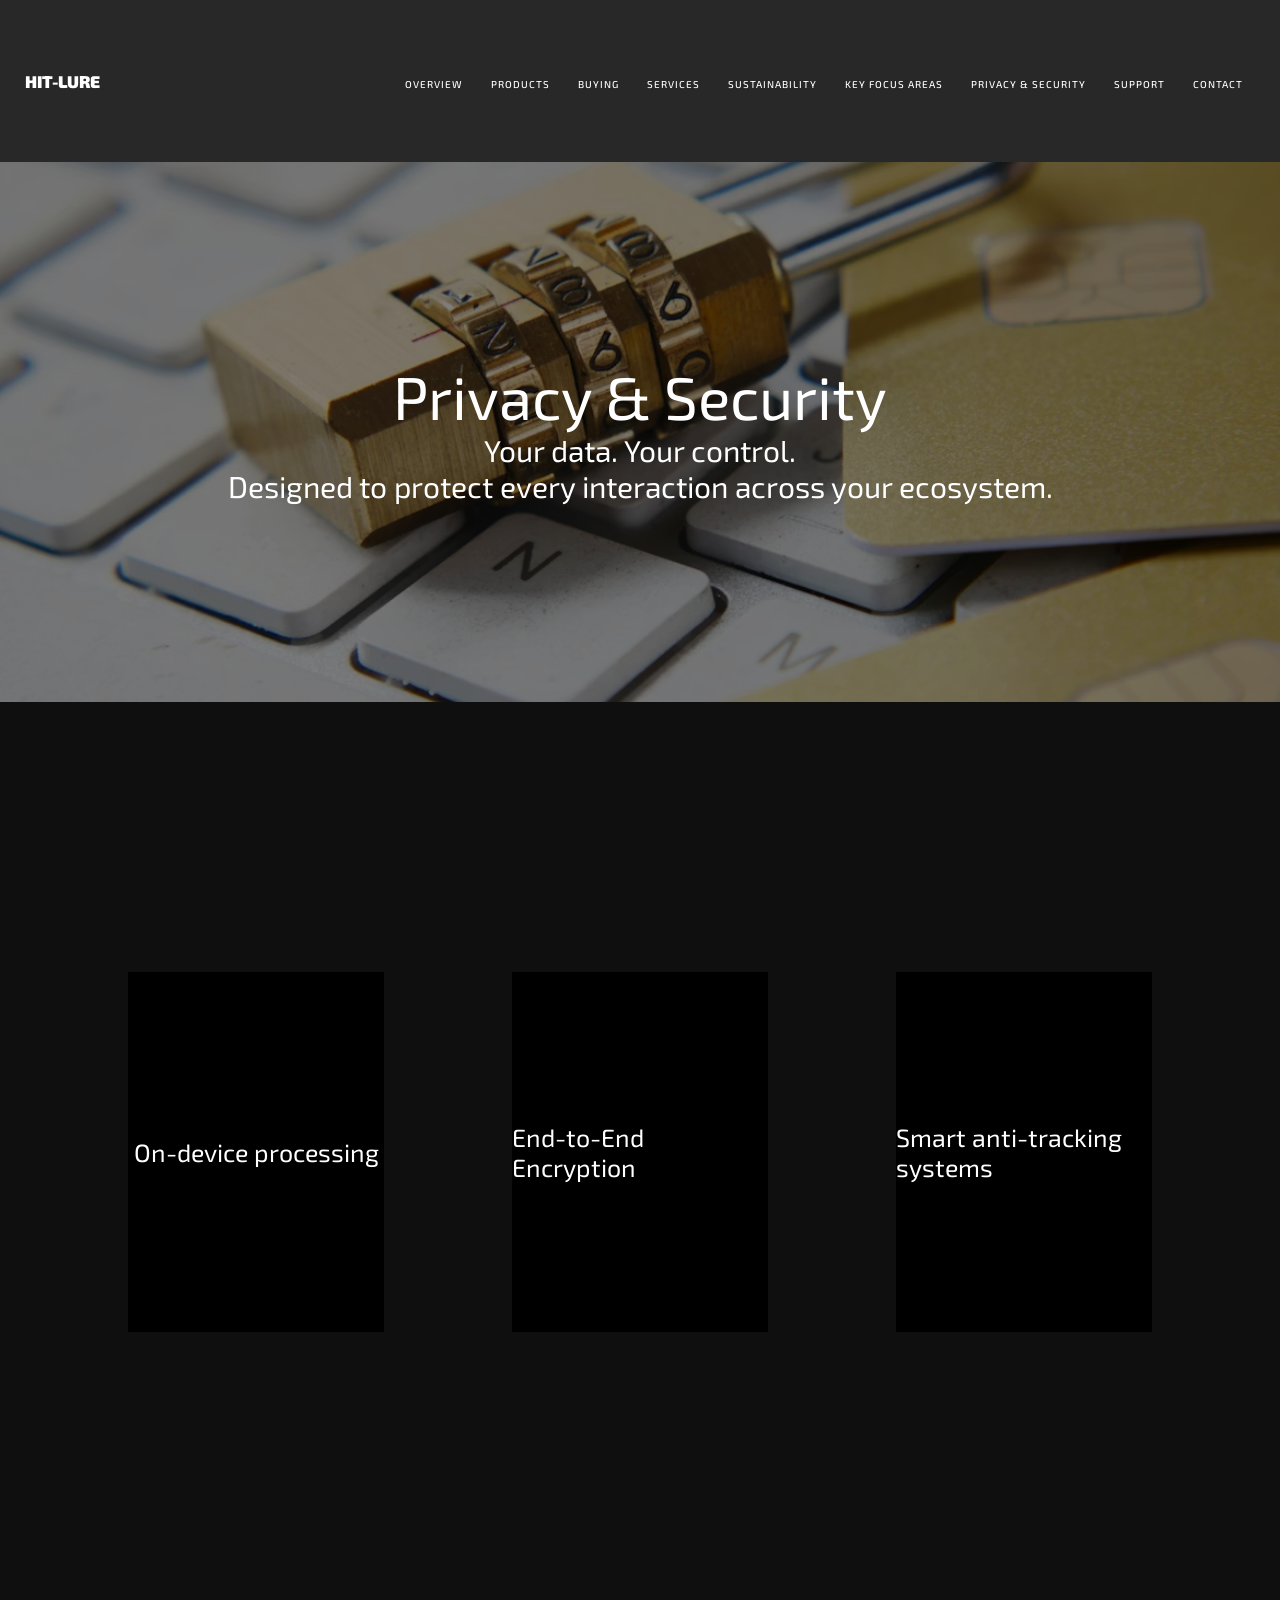
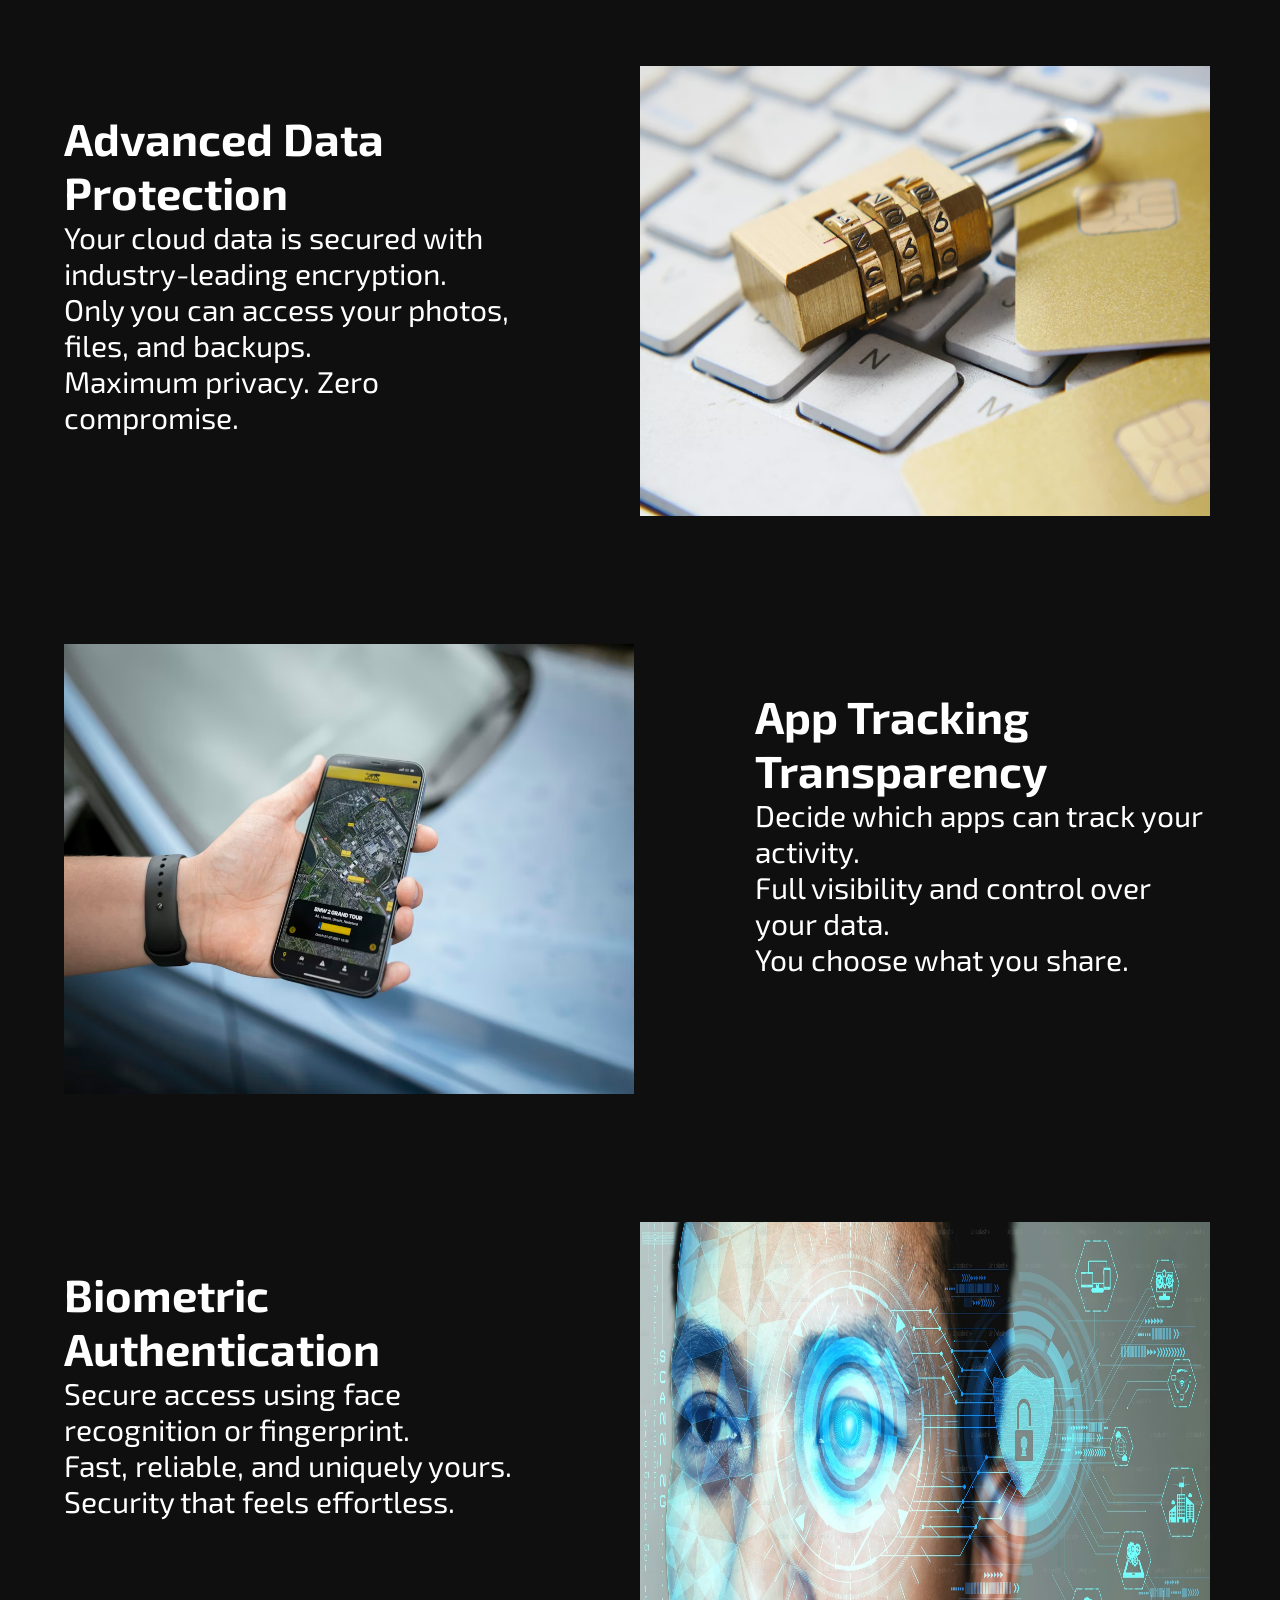
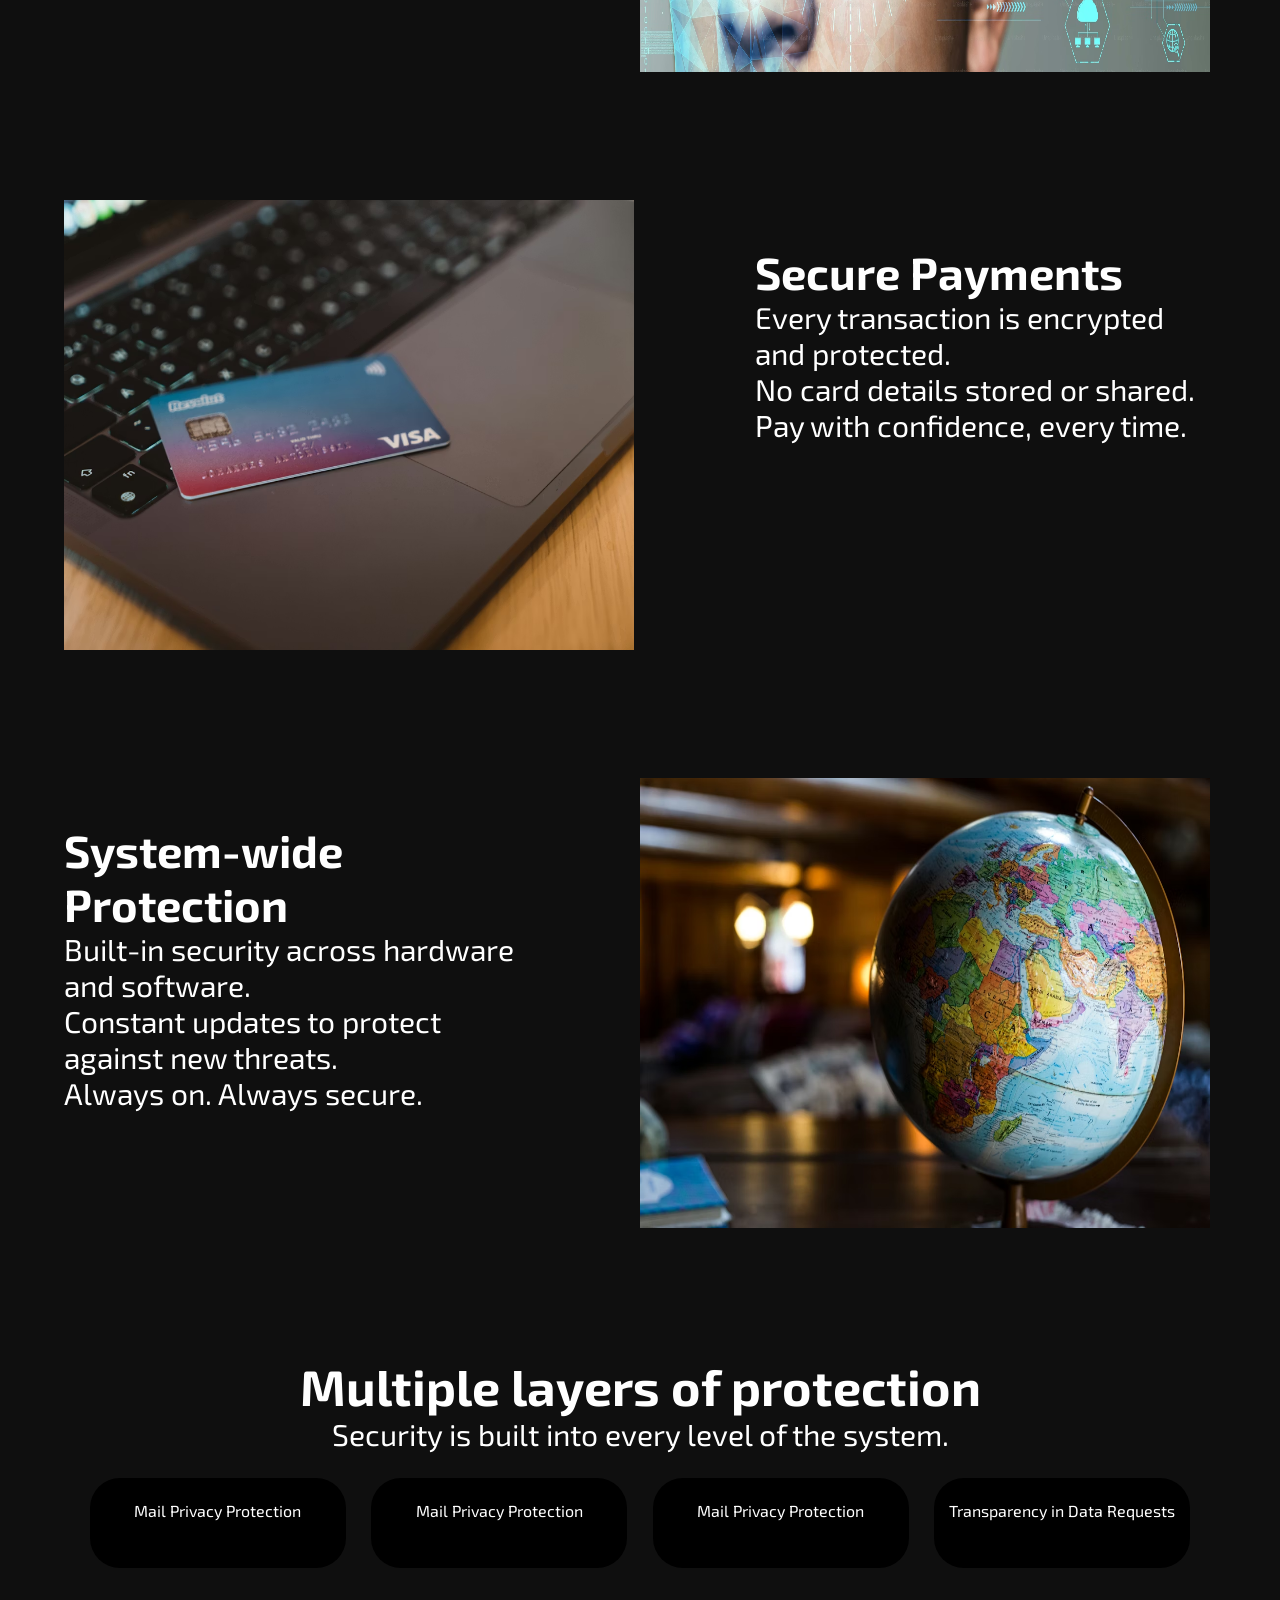
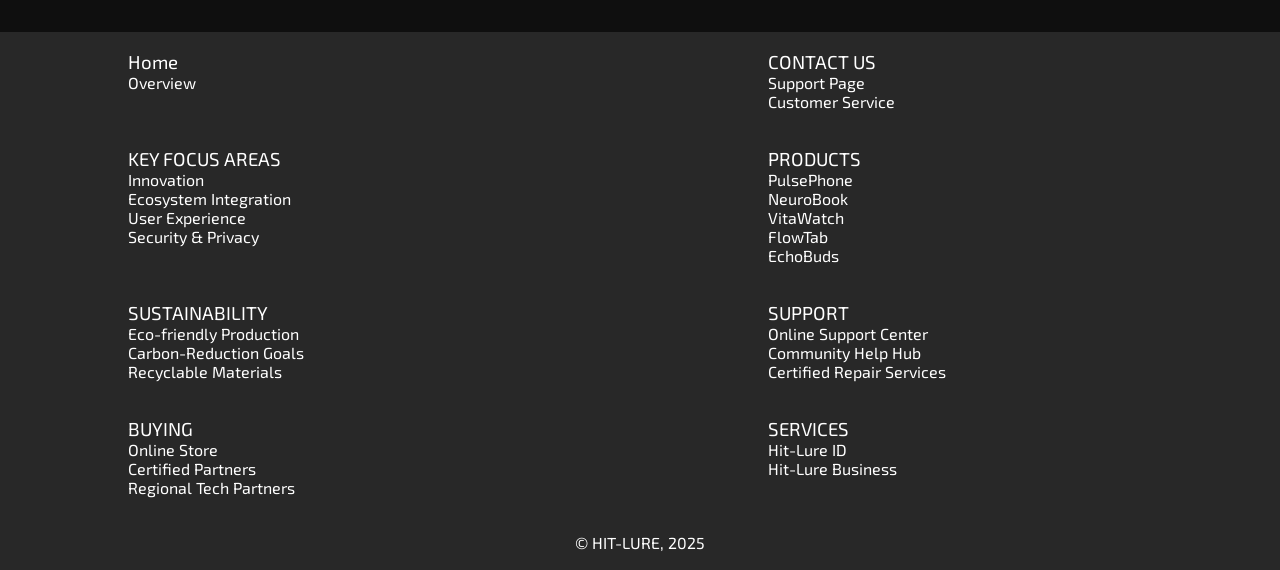
<file: privacy.html>
<!DOCTYPE html>
<html lang="en">
<head>
    <meta charset="UTF-8">
    <meta name="viewport" content="width=device-width, initial-scale=1.0">
    <title>Privacy and security</title>
     <link rel="icon" href="Carmeline images/favicon/favicon.ico">
     <link rel="stylesheet" href="all.css">
     <link rel="stylesheet" href="privacy.css">
      <link rel="preconnect" href="https://fonts.googleapis.com">
    <link rel="preconnect" href="https://fonts.gstatic.com" crossorigin>
    <link href="https://fonts.googleapis.com/css2?family=Exo+2:ital,wght@0,100..900;1,100..900&family=Share+Tech+Mono&display=swap" rel="stylesheet">
  
    <title>Privacy</title>
   
</head>
<body>
    
    <!-- This is the section for the header, navbar and hero -->
    
       <nav>
             <div class="logo">HIT-LURE</div>

              <div class="lists">
            <a href="index.html">OVERVIEW</a>
            <a href="products.html">PRODUCTS</a>
            <a href="buying.html">BUYING</a>
            <a href="services.html">SERVICES</a>
            <a href="sustain.html">SUSTAINABILITY</a>
            <a href="keyareas.html">KEY FOCUS AREAS</a>
            <a href="privacy.html">PRIVACY & SECURITY</a>
            <a href="support.html">SUPPORT</a>
            <a href="contactus.html">CONTACT</a>
            </div>
        </nav>
    <main class="security-page">

    
    <section class="hero-for-security">
        
        <h1>Privacy & Security</h1>
    <p>Your data. Your control.</p>
    <p><em>Designed to protect every interaction across your ecosystem.</em></p>
    </section>

    
    <section class="security-scroll">

        <div class="security-box"><p>On-device processing</p></div>
        <div class="security-box"><p>End-to-End Encryption</p></div>
        <div class="security-box"><p>Smart anti-tracking systems</p></div>

    </section>

    <section class="security-detail">
        <div class="detail-text">
<h2>Advanced Data Protection</h2>
        <p>Your cloud data is secured with industry-leading encryption.</p>
        <p>Only you can access your photos, files, and backups.</p>
        <p><strong>Maximum privacy. Zero compromise.</strong></p>
            </div>
        <div class="detail-img">
            <img src="Carmeline images/Privacy images/photo-1633265486064-086b219458ec.avif">
         </div>
    </section>

    
    <section class="security-detail2">
        <div class="detail-img">
            <img src="Carmeline images/Privacy images/tracki.avif">
        </div>
        <div class="detail-text">
           <h2>App Tracking Transparency</h2>
        <p>Decide which apps can track your activity.</p>
        <p>Full visibility and control over your data.</p>
        <p><strong>You choose what you share.</strong></p>
        </div>
    </section>

    
    <section class="security-details3">
         <div class="detail-text">
            <h2>Biometric Authentication</h2>
        <p>Secure access using face recognition or fingerprint.</p>
        <p>Fast, reliable, and uniquely yours.</p>
        <p><strong>Security that feels effortless.</strong></p>
        </div>
        <div class="detail-img">
            <img src="Carmeline images/Privacy images/bii.avif">
        </div>
       
    </section>

   <section class="security-details4">
        
        <div class="detail-img">
            <img src="Carmeline images/Privacy images/photo-1609429019995-8c40f49535a5.avif">
        </div>
        <div class="detail-text">
           <h2>Secure Payments</h2>
        <p>Every transaction is encrypted and protected.</p>
        <p>No card details stored or shared.</p>
        <p><strong>Pay with confidence, every time.</strong></p>
        </div>
    </section>

    <section class="security-details5">
        <div class="detail-text">
            <h2>System-wide Protection</h2>
        <p>Built-in security across hardware and software.</p>
        <p>Constant updates to protect against new threats.</p>
        <p><strong>Always on. Always secure.</strong></p>
        </div>
        <div class="detail-img">
            <img src="Carmeline images/Privacy images/world.avif">
        </div>
        
    </section>
    <section class="protection">
       <h2>Multiple layers of protection</h2>
    <p>Security is built into every level of the system.</p>


        <div class="layers">
            <div class="layer"><p>Mail Privacy Protection</p></div>
            <div class="layer"> <p>Mail Privacy Protection</p></div>
            <div class="layer"><p>Mail Privacy Protection</p></div>
            <div class="layer"><p>Transparency in Data Requests</p></div>
        </div>
    </section>
</main>
  <footer>
        <div class="footer-sections-all">
            <div class="footer-sections">
                <h3>Home</h3>
                <p>Overview</p>
            </div>

            <div class="footer-sections">
                <h3>CONTACT US</h3>
                <p>Support Page</p>
                <p>Customer Service</p>
            </div>

            <div class="footer-sections">
                <h3>KEY FOCUS AREAS</h3>
                <p>Innovation</p>
                <p>Ecosystem Integration</p>
                <p>User Experience</p>
                <p>Security & Privacy</p>
            </div>

            <div class="footer-sections">
                <h3>PRODUCTS</h3>
                <p>PulsePhone</p>
                <p>NeuroBook</p>
                <p>VitaWatch</p>
                <p>FlowTab</p>
                <p>EchoBuds</p>
            </div>

            <div class="footer-sections">
                <h3>SUSTAINABILITY</h3>
                <p>Eco-friendly Production</p>
                <p>Carbon-Reduction Goals</p>
                <p>Recyclable Materials</p>
            </div>

            <div class="footer-sections">
                <h3>SUPPORT</h3>
                <p>Online Support Center</p>
                <p>Community Help Hub</p>
                <p>Certified Repair Services</p>
            </div>

            <div class="footer-sections">
                <h3>BUYING</h3>
                <p>Online Store</p>
                <p>Certified Partners</p>
                <p>Regional Tech Partners</p>
            </div>

            <div class="footer-sections">
                <h3>SERVICES</h3>
                <p>Hit-Lure ID</p>
                <p>Hit-Lure Business</p>
            </div>
        </div>

        <article class="copyright"> &copy; HIT-LURE, 2025 </article>

    </footer>
</body>
</html>
</file>
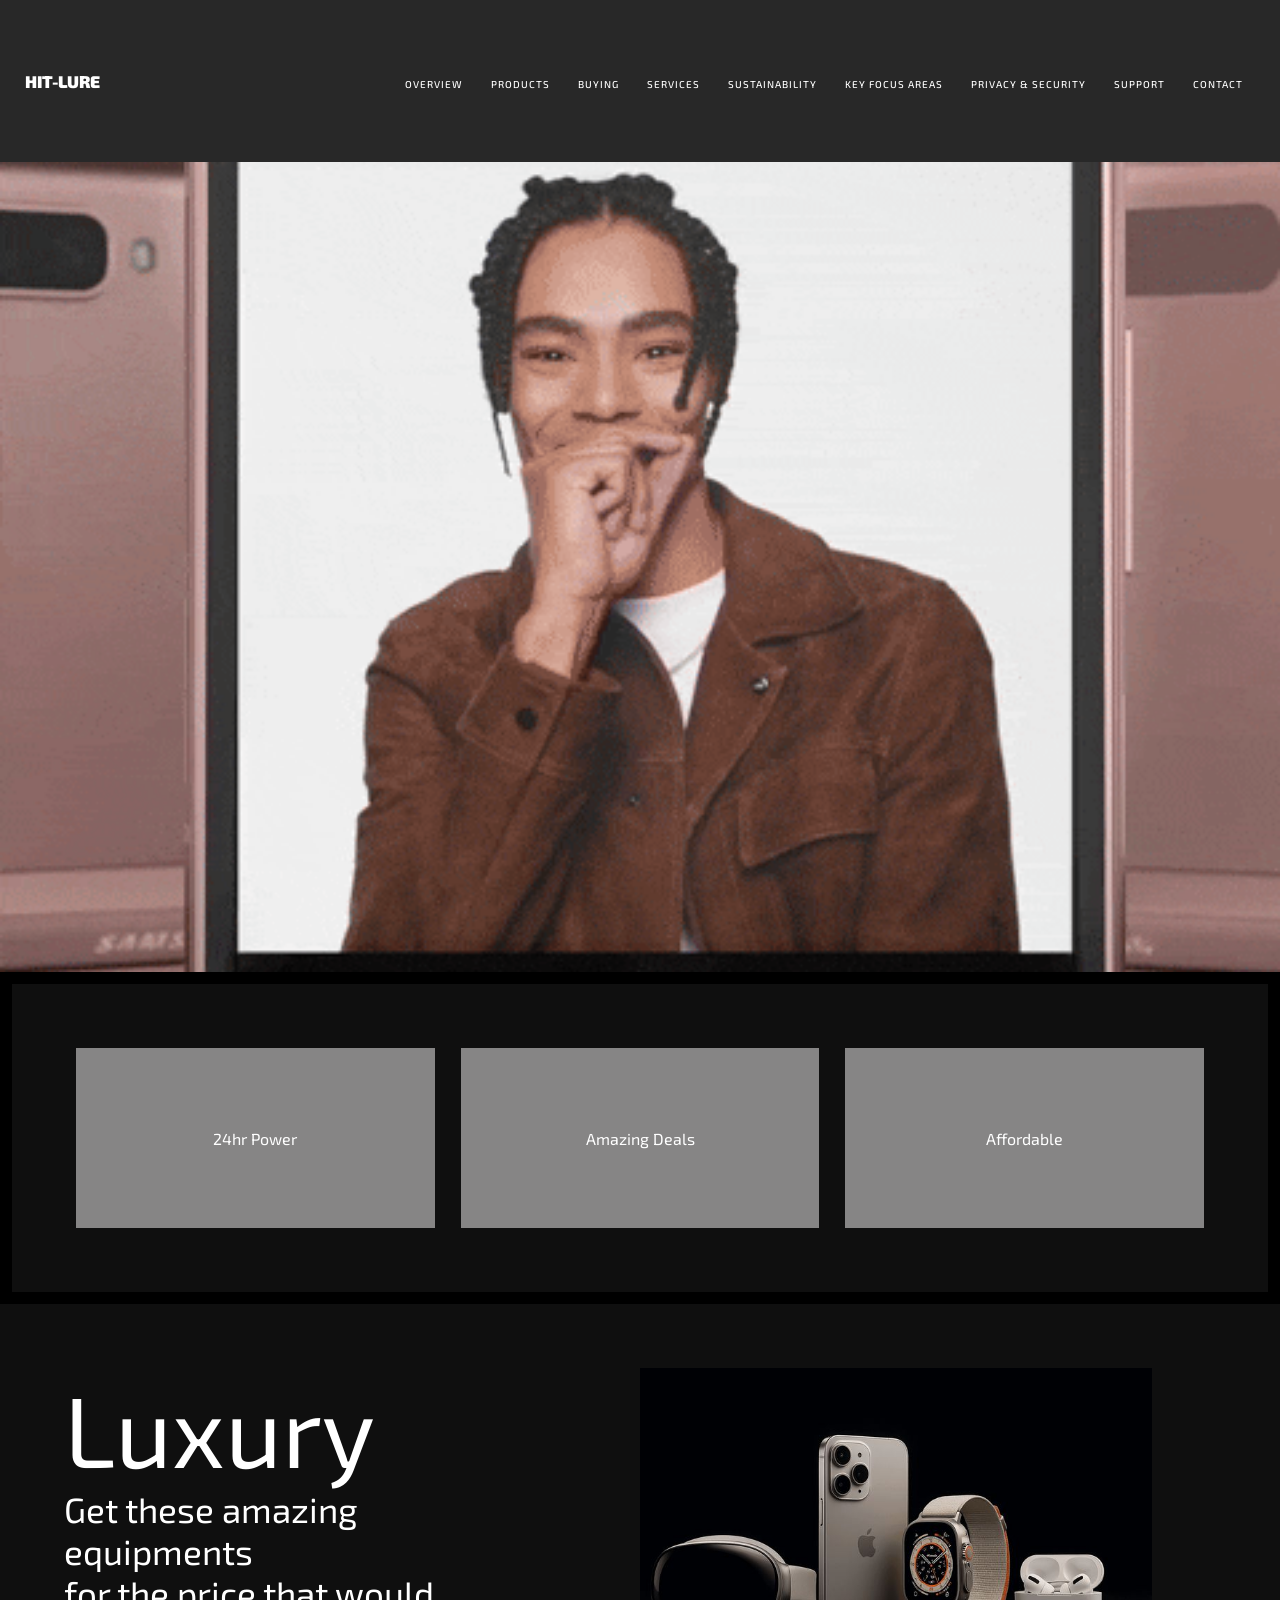
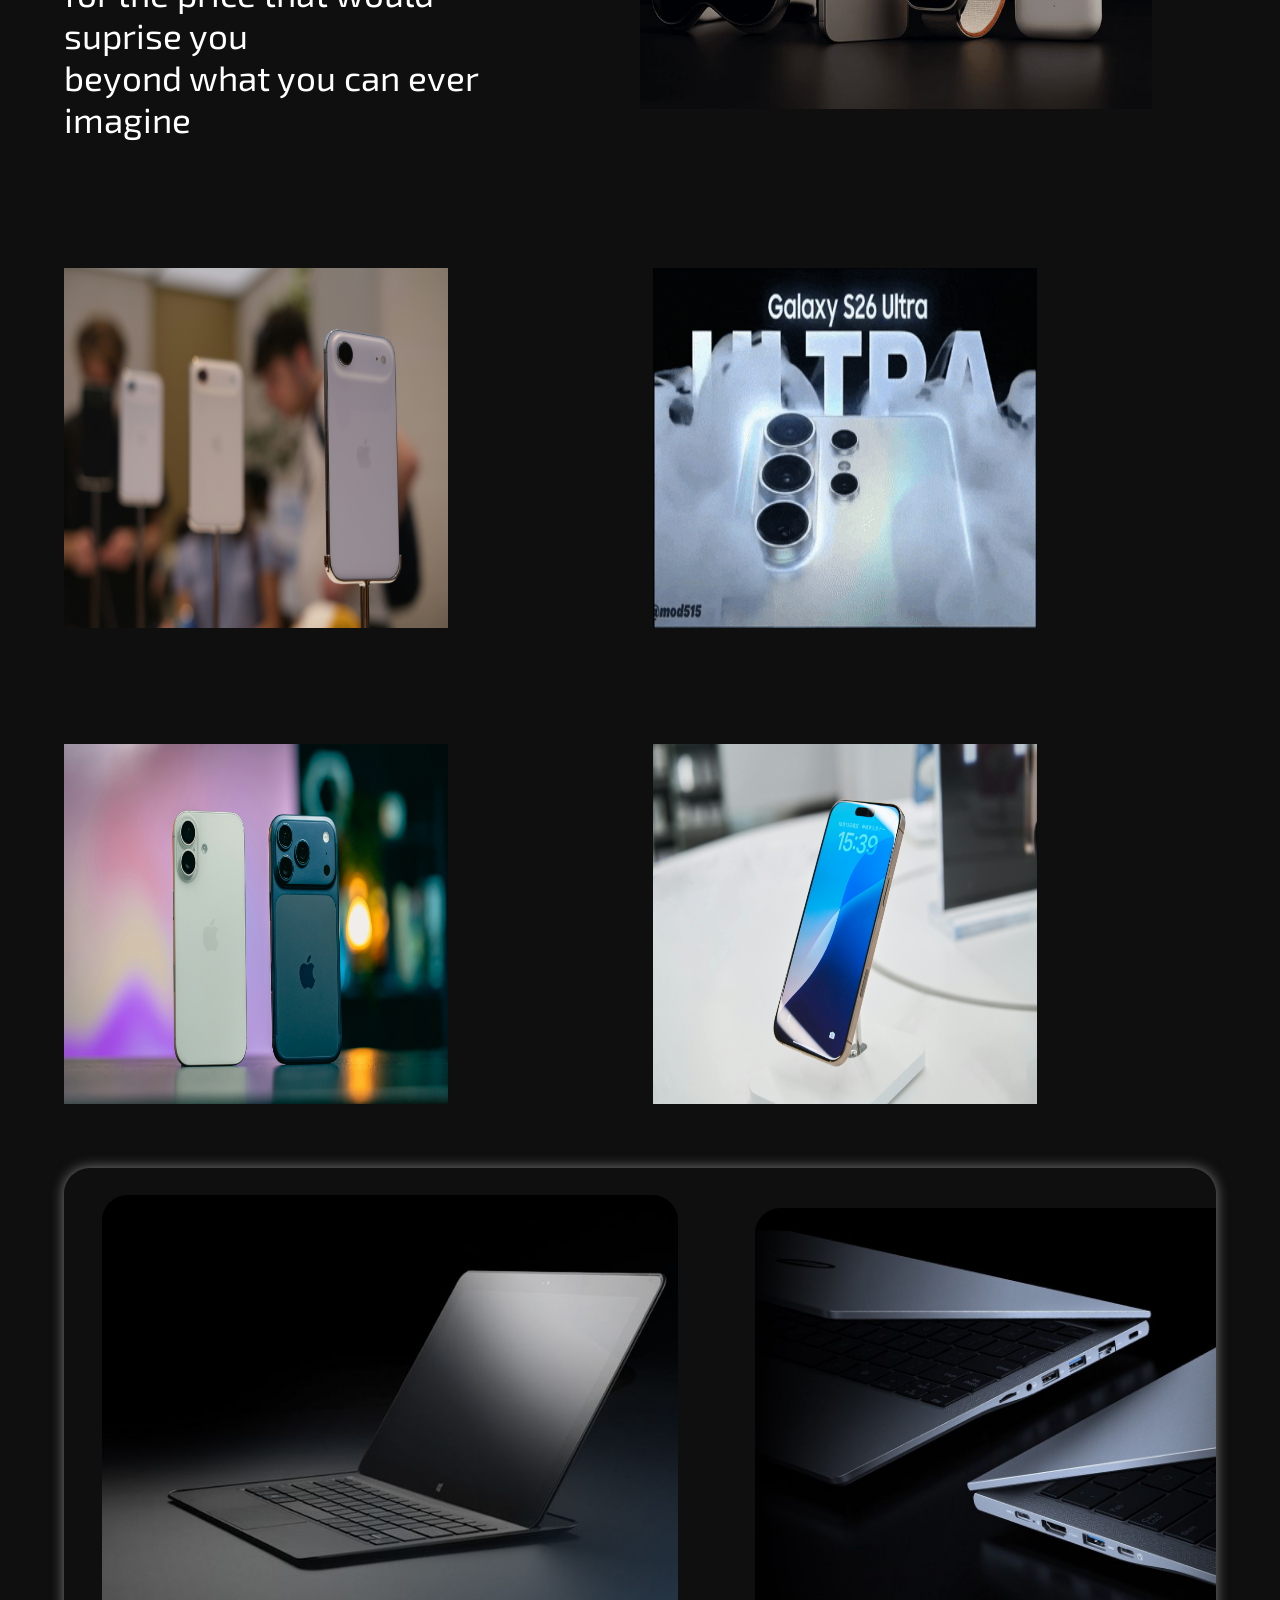
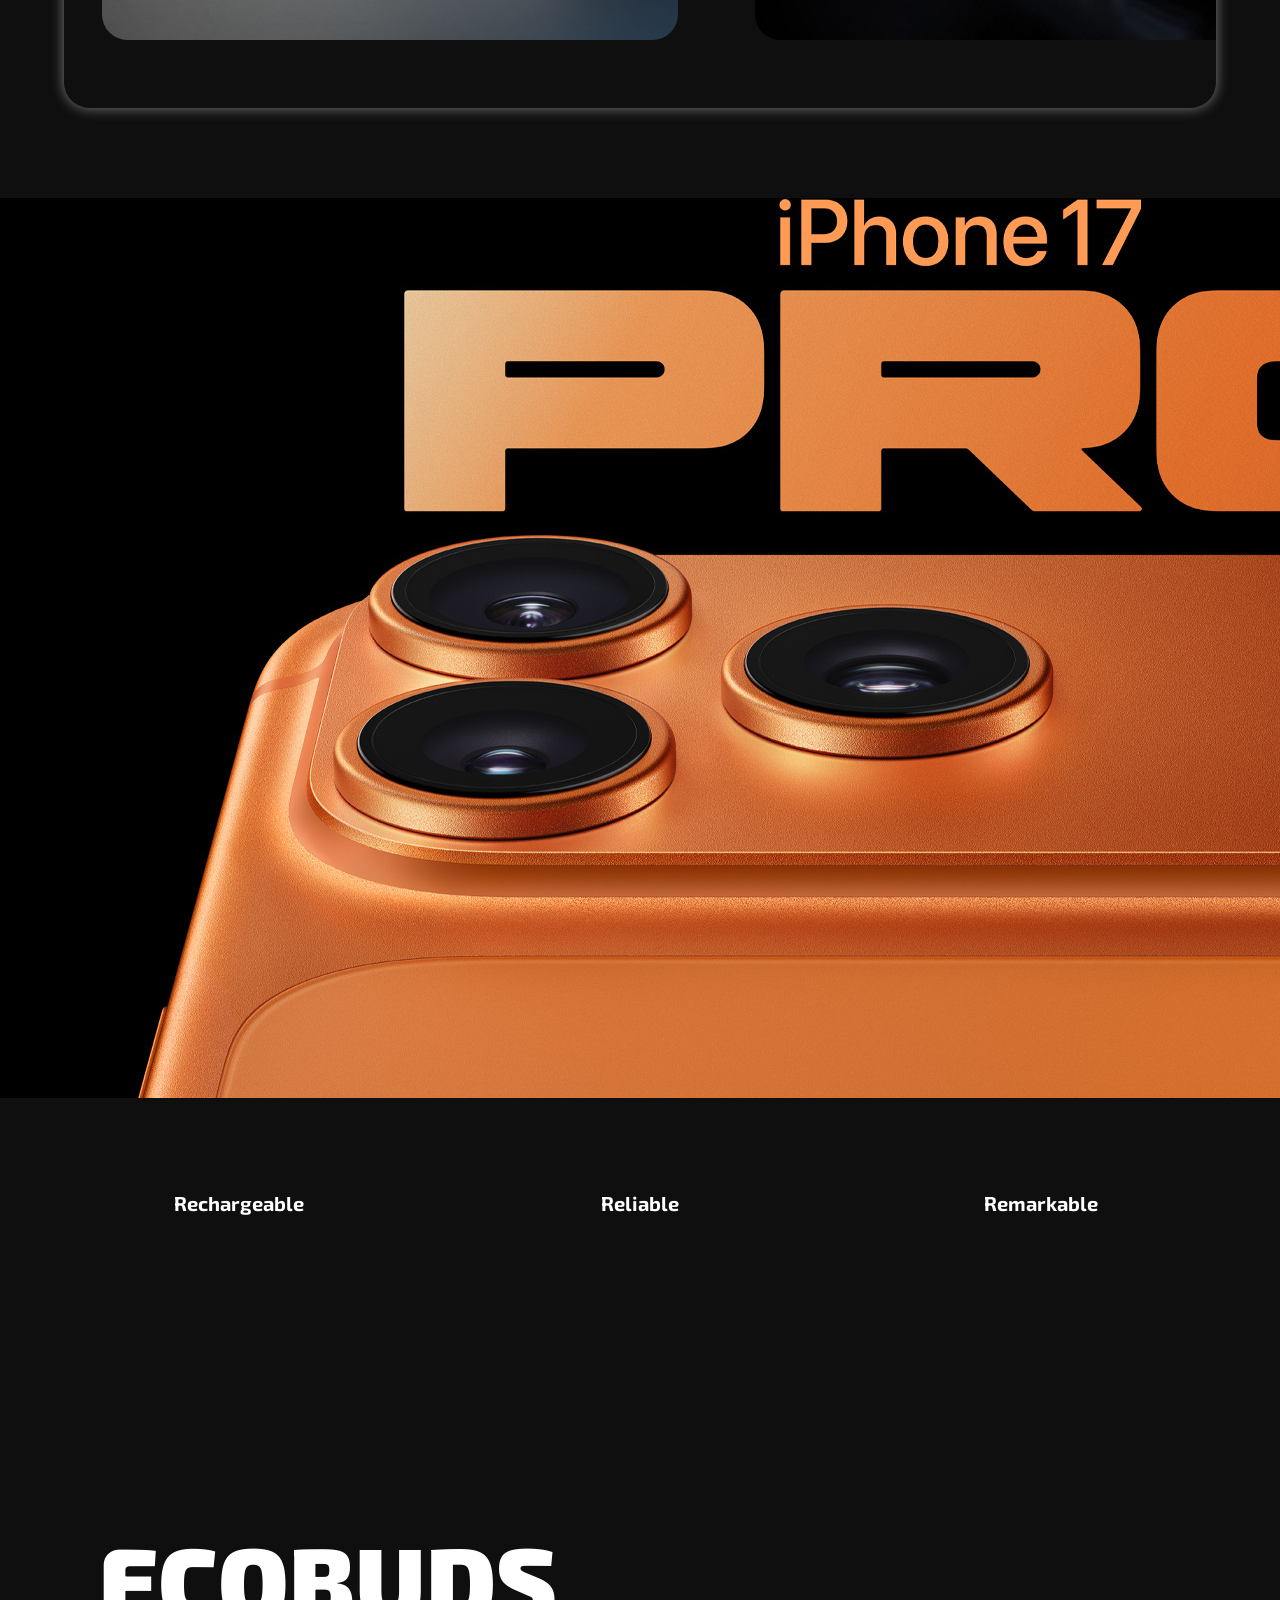
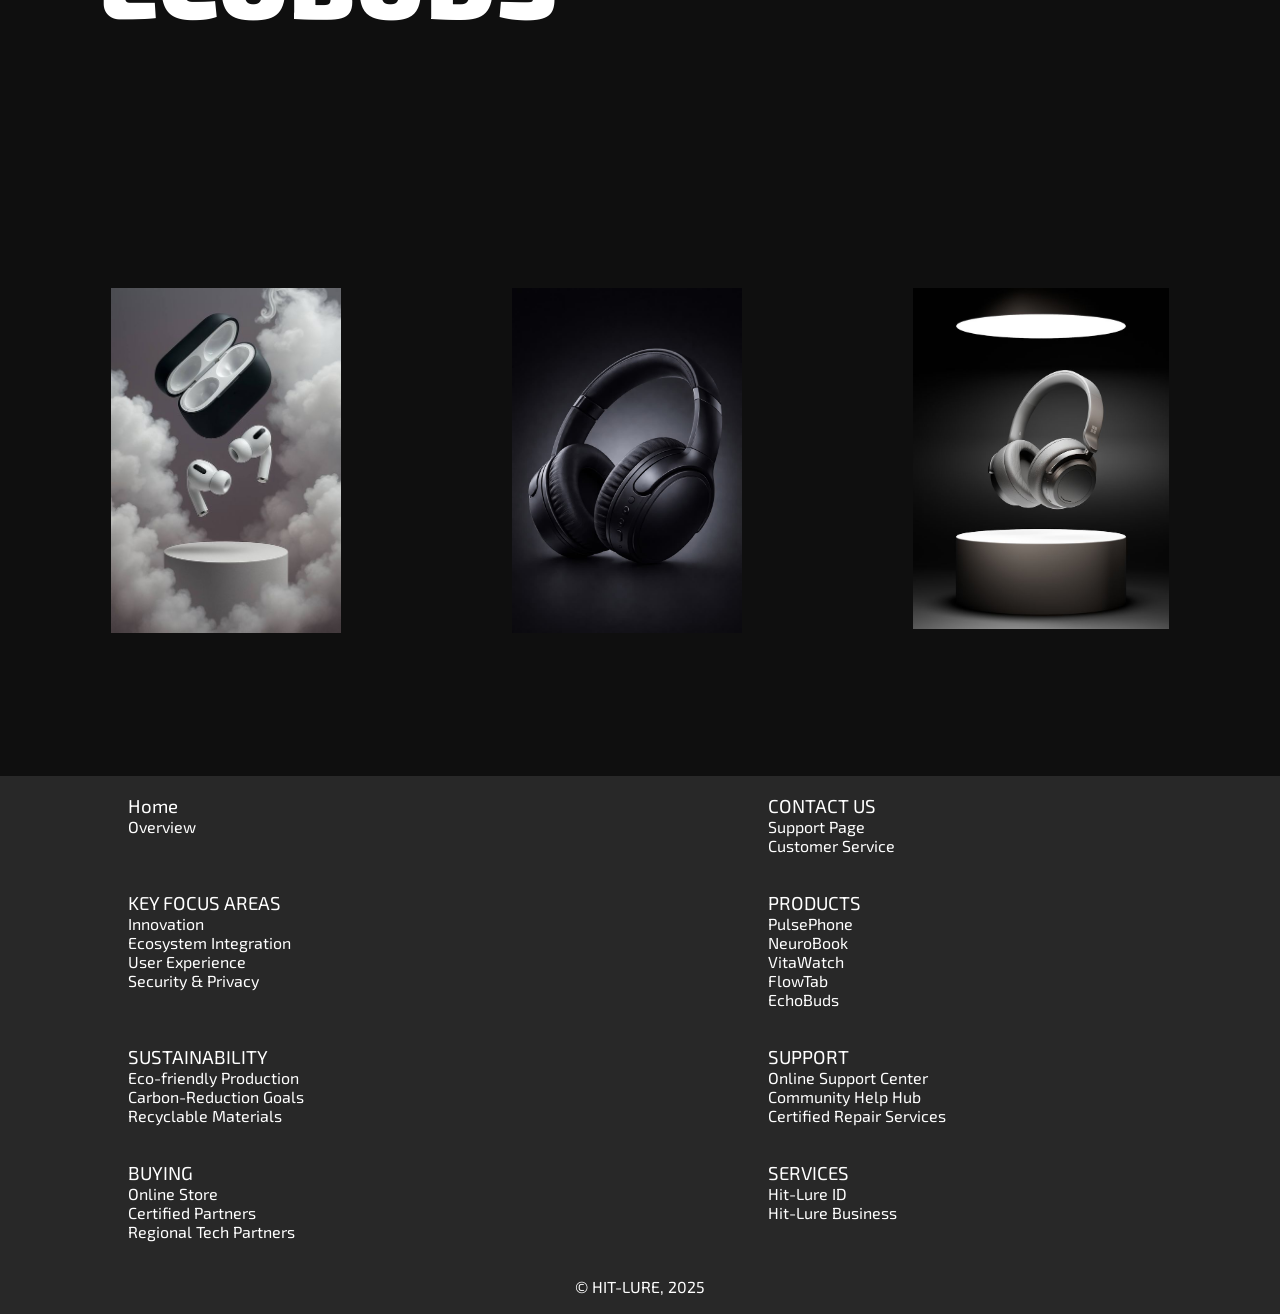
<file: products.html>
<!DOCTYPE html>
<html lang="en">

<head>
    <meta charset="UTF-8">
    <meta name="viewport" content="width=device-width, initial-scale=1.0">
    <title>PRODUCTS</title>
    <link rel="icon" href="Carmeline images/favicon/favicon.ico">
    <link rel="stylesheet" href="all.css">
    <link rel="stylesheet" href="products.css">
    <link rel="preconnect" href="https://fonts.googleapis.com">
    <link rel="preconnect" href="https://fonts.gstatic.com" crossorigin>
    <link
        href="https://fonts.googleapis.com/css2?family=Exo+2:ital,wght@0,100..900;1,100..900&family=Share+Tech+Mono&display=swap"
        rel="stylesheet">

</head>

<body>

    <!-- This is the section for the header, navbar and hero -->

    <nav>
        <div class="logo">HIT-LURE</div>

        <div class="lists">
            <a href="index.html">OVERVIEW</a>
            <a href="products.html">PRODUCTS</a>
            <a href="buying.html">BUYING</a>
            <a href="services.html">SERVICES</a>
            <a href="sustain.html">SUSTAINABILITY</a>
            <a href="keyareas.html">KEY FOCUS AREAS</a>
            <a href="privacy.html">PRIVACY & SECURITY</a>
            <a href="support.html">SUPPORT</a>
            <a href="contactus.html">CONTACT</a>
        </div>
    </nav>

    <!-- This is the hero section for the products page -->
    <section class="hero-for-products">
        <div class="hero-words">
        </div>
    </section>

    <main>

        <!-- This is the section for the features of the products -->
        <section class="features">
            <div class="feature-grid">
                <div class="box-for-feature">
                    <p>24hr Power</p>
                </div>
                <div class="box-for-feature">
                    <p>Amazing Deals</p>
                </div>
                <div class="box-for-feature">
                    <p>Affordable</p>
                </div>

            </div>
        </section>

        <!-- This is the stylus support section -->
        <section class="support-product">
            <div class="support-product-words">
                <h2>Luxury</h2>
                <p>Get these amazing equipments </p>
                <p>for the price that would suprise you </p>
                <p>beyond what you can ever imagine</p>

            </div>
            <div class="support-product-image">
                <img src="Carmeline images/e94c9c81c72e8d1732b248242c810ce4.jpg">
            </div>

        </section>


        <section class="images-of-devices">
            <div class="devices">
                <img src="Carmeline images/appshunter-io-8-j-vrDXHuQ-unsplash.jpg">
            </div>
            <div class="devices">
                <img src="Carmeline images/Iphone Galaxy GIF (1).gif">

            </div>
            <div class="devices">
                <img src="Carmeline images/amanz-7mMvHZePkT8-unsplash.jpg">
            </div>

            <div class="devices">
                <img src="Carmeline images/pexels-webber-amir-1551084-28919443.jpg">
            </div>
        </section>

        <!-- LAPTOPS SECTION -->

        <section id="laptop">

            <div id="laptop-devices">

                <div class="l-device">
                    <img class="l-product-top" src="Nissi/img/Products/image.png">
                    <img class="l-product-hidden" src="Nissi/img/Products/image-removebg-preview (2).png">
                </div>

                <div class="l-device">
                    <img class="l-product-top" src="Nissi/img/Products/image copy.png">
                    <img class="l-product-hidden" src="Nissi/img/Products/image-removebg-preview (5).png">
                </div>

                <div class="l-device">
                    <img class="l-product-top" src="Nissi/img/Products/image copy 2.png">
                    <img class="l-product-hidden" src="Nissi/img/Products/image-removebg-preview (4).png">
                </div>

            </div>

        </section>

        <section class="other-hero">

        </section>



        <section class="categories-for-products">
            <div class="category-for-products">
                <p>Rechargeable</p>
            </div>
            <div class="category-for-products">
                <p>Reliable</p>
            </div>
            <div class="category-for-products">
                <p>Remarkable</p>
            </div>
        </section>

        <!-- I want this section to be a scroll section -->
        <section class="scroll">

            <div class="anime">
                <h2>ECOBUDS</h2>
            </div>

        </section>


        <section class="headset">
            <div class="head">
                <img src="Carmeline images/1434622f6830ea317b49998f4b3c6670 (1).jpg">
            </div>
            <div class="head">
                <img src="Carmeline images/16bf893957b8595488fbc28a7836ac91.jpg">
            </div>
            <div class="heady">
                <img src="Carmeline images/b383698f366123db455c706a7befe1bc.jpg">
            </div>
        </section>
    </main>
    <footer>
        <div class="footer-sections-all">
            <div class="footer-sections">
                <h3>Home</h3>
                <p>Overview</p>
            </div>

            <div class="footer-sections">
                <h3>CONTACT US</h3>
                <p>Support Page</p>
                <p>Customer Service</p>
            </div>

            <div class="footer-sections">
                <h3>KEY FOCUS AREAS</h3>
                <p>Innovation</p>
                <p>Ecosystem Integration</p>
                <p>User Experience</p>
                <p>Security & Privacy</p>
            </div>

            <div class="footer-sections">
                <h3>PRODUCTS</h3>
                <p>PulsePhone</p>
                <p>NeuroBook</p>
                <p>VitaWatch</p>
                <p>FlowTab</p>
                <p>EchoBuds</p>
            </div>

            <div class="footer-sections">
                <h3>SUSTAINABILITY</h3>
                <p>Eco-friendly Production</p>
                <p>Carbon-Reduction Goals</p>
                <p>Recyclable Materials</p>
            </div>

            <div class="footer-sections">
                <h3>SUPPORT</h3>
                <p>Online Support Center</p>
                <p>Community Help Hub</p>
                <p>Certified Repair Services</p>
            </div>

            <div class="footer-sections">
                <h3>BUYING</h3>
                <p>Online Store</p>
                <p>Certified Partners</p>
                <p>Regional Tech Partners</p>
            </div>

            <div class="footer-sections">
                <h3>SERVICES</h3>
                <p>Hit-Lure ID</p>
                <p>Hit-Lure Business</p>
            </div>
        </div>

        <article class="copyright"> &copy; HIT-LURE, 2025 </article>

    </footer>
</body>

</html>
</file>
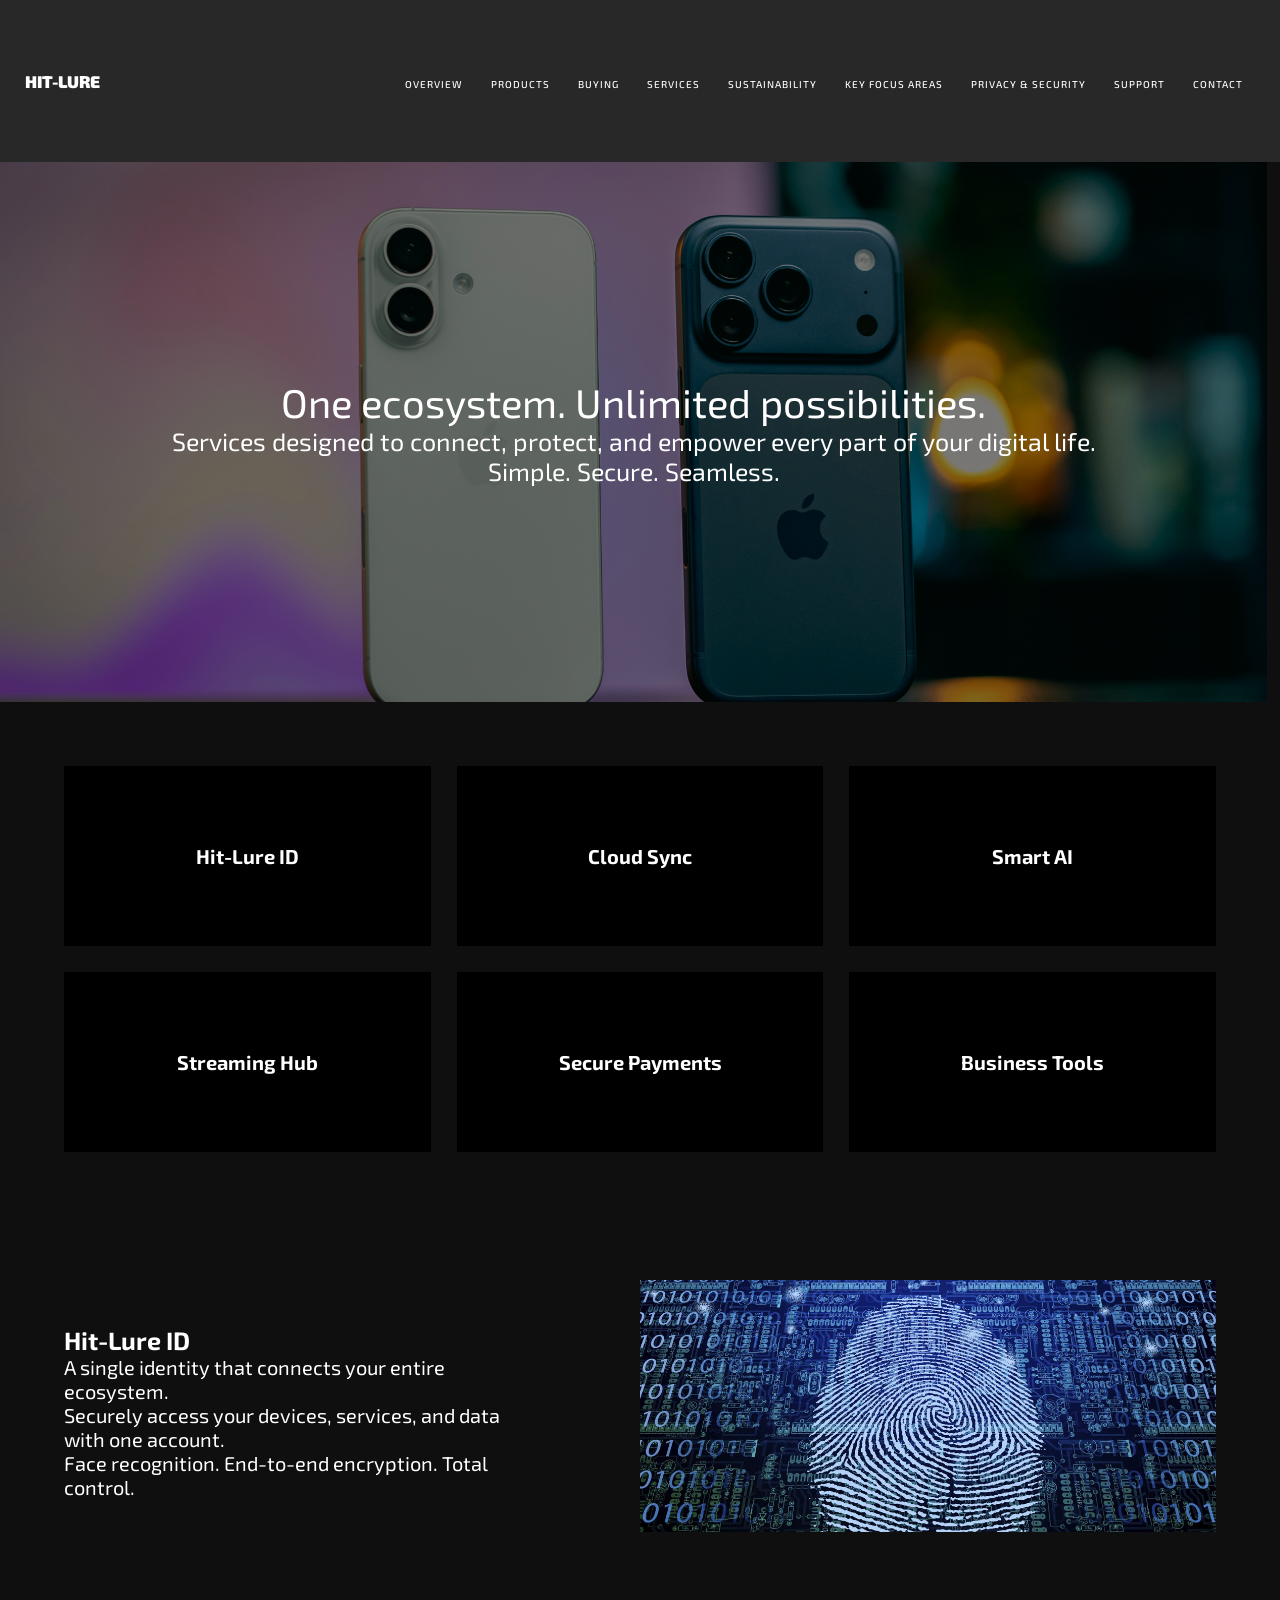
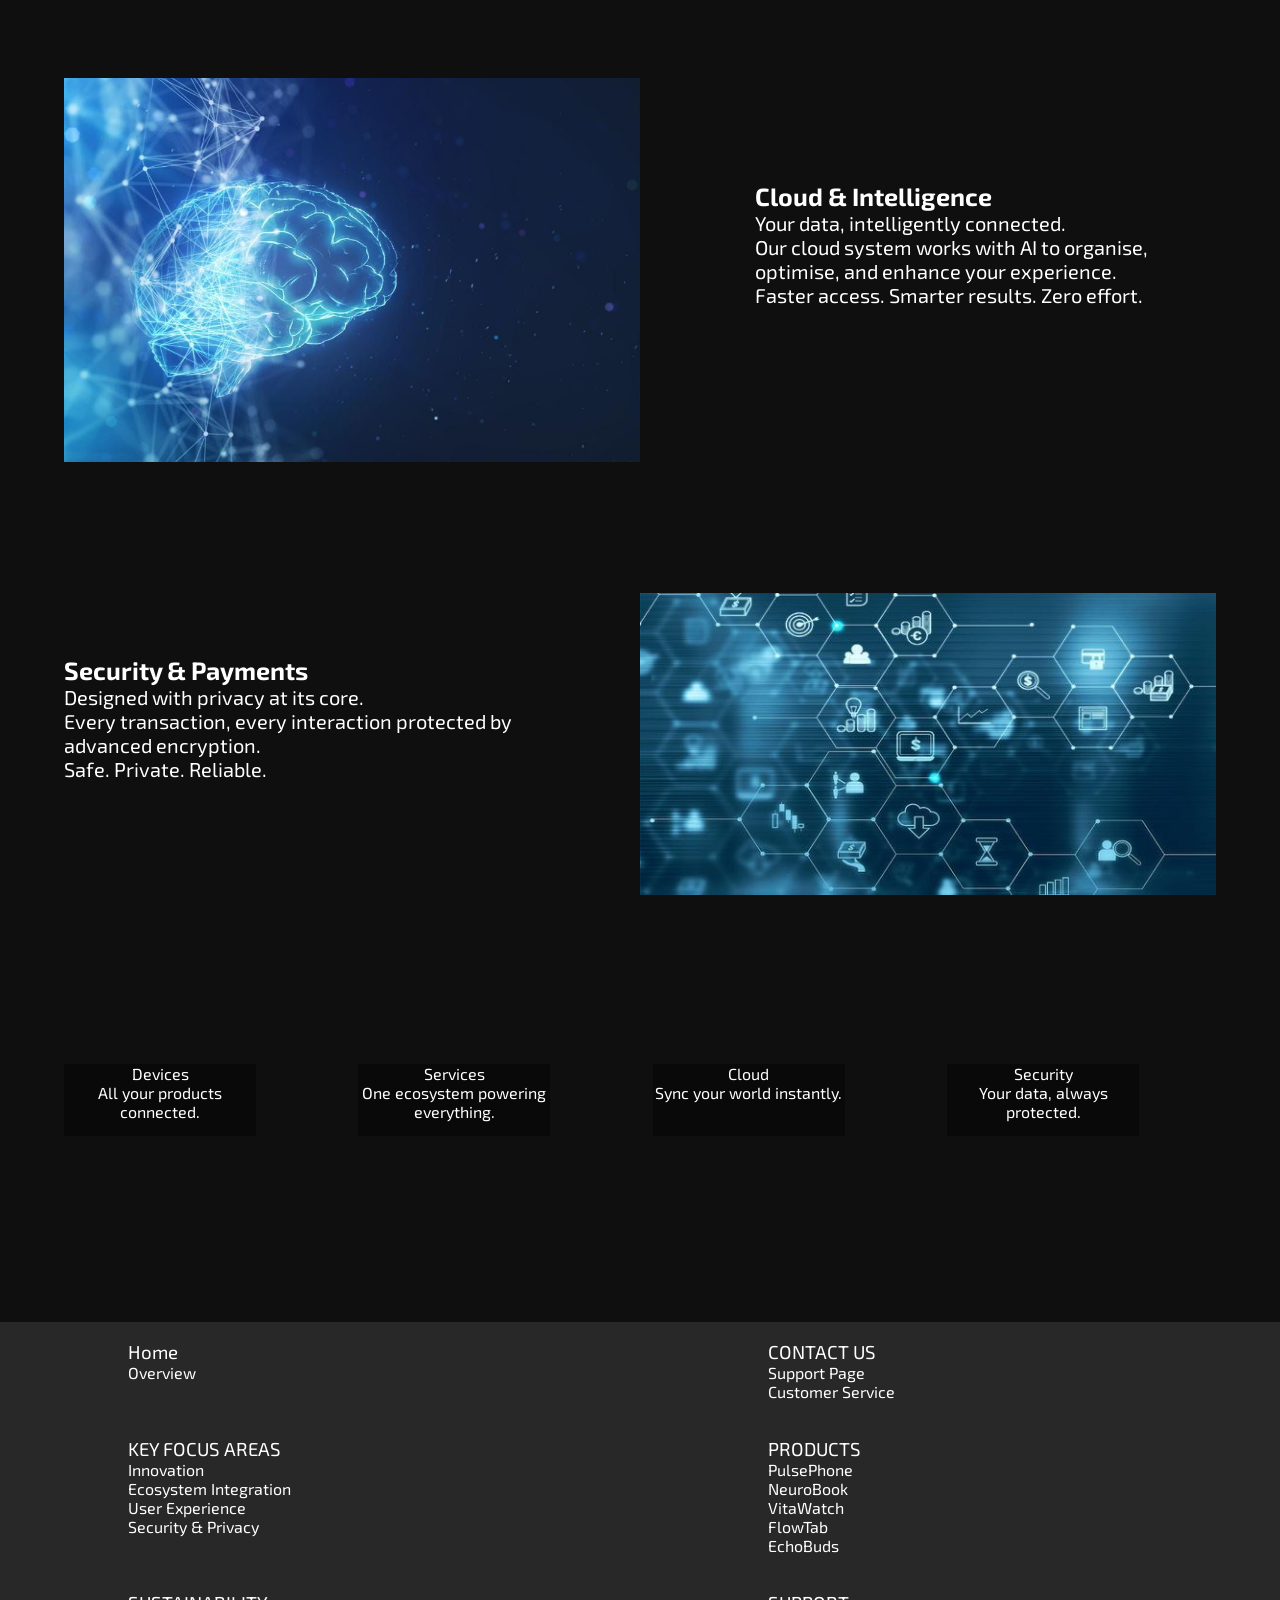
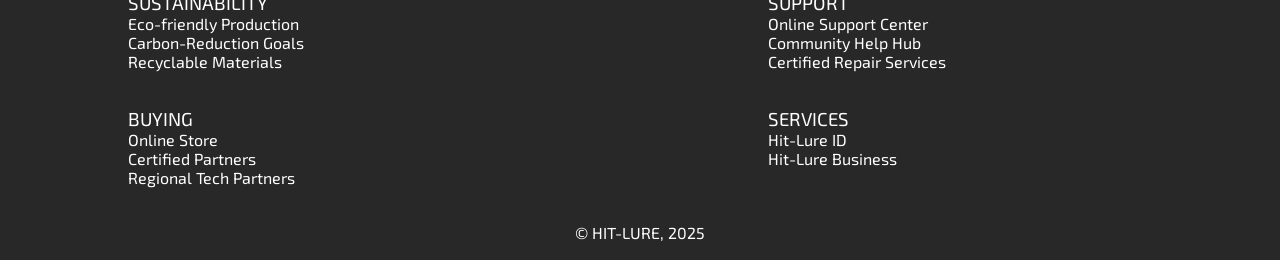
<file: services.html>
<!DOCTYPE html>
<html lang="en">
<head>
    <meta charset="UTF-8">
    <meta name="viewport" content="width=device-width, initial-scale=1.0">
    <title>Services</title>
     <link rel="icon" href="Carmeline images/favicon/favicon.ico">
    <link rel="stylesheet" href="all.css">
    <link rel="stylesheet" href="services.css">
     <link rel="preconnect" href="https://fonts.googleapis.com">
    <link rel="preconnect" href="https://fonts.gstatic.com" crossorigin>
    <link href="https://fonts.googleapis.com/css2?family=Exo+2:ital,wght@0,100..900;1,100..900&family=Share+Tech+Mono&display=swap" rel="stylesheet">
  
    <title>SERVICES</title>
    
</head>
<body>
    
    <!-- This is the section for the header, navbar and hero -->
     <nav>
             <div class="logo">HIT-LURE</div>

              <div class="lists">
            <a href="index.html">OVERVIEW</a>
            <a href="products.html">PRODUCTS</a>
            <a href="buying.html">BUYING</a>
            <a href="services.html">SERVICES</a>
            <a href="sustain.html">SUSTAINABILITY</a>
            <a href="keyareas.html">KEY FOCUS AREAS</a>
            <a href="privacy.html">PRIVACY & SECURITY</a>
            <a href="support.html">SUPPORT</a>
            <a href="contactus.html">CONTACT</a>
            </div>
        </nav>
    
    <section class="services-hero">
        <div class="hero-text">
            <h1>One ecosystem. Unlimited possibilities.</h1>
    <p>Services designed to connect, protect, and empower every part of your digital life.</p>
    <p><em>Simple. Secure. Seamless.</em></p>
        </div>
    </section>

    <!-- SERVICES GRID -->
    <section class="services">

        <div class="box-for-services">
 <h2>Hit-Lure ID</h2>
    
        </div>
        <div class="box-for-services">
<h2>Cloud Sync</h2>
    
        </div>
        <div class="box-for-services">
 <h2>Smart AI</h2>
    
        </div>
        <div class="box-for-services">
 <h2>Streaming Hub</h2>
    
        </div>
        <div class="box-for-services">
           <h2>Secure Payments</h2>
    
        </div>
        <div class="box-for-services">
 <h2>Business Tools</h2>
    
        </div>

    </section>

    
    <section class="services-details">
        <div class="detail-text">
              <h2>Hit-Lure ID</h2>
    <p>A single identity that connects your entire ecosystem.</p>
    <p>Securely access your devices, services, and data with one account.</p>
    <p><strong>Face recognition. End-to-end encryption. Total control.</strong></p>
        </div>
        <div class="detail-image">
            <img src="Carmeline images/services images/4f972e711f7c9f9987bd50c70265ca3d.jpg">
        </div>
    </section>

    
    <section class="service-detail2">
        <div class="detail-image">
            <img src="Carmeline images/services images/cloud.jpg">
        </div>
        <div class="detail-text">
           <h2>Cloud & Intelligence</h2>
    <p>Your data, intelligently connected.</p>
    <p>Our cloud system works with AI to organise, optimise, and enhance your experience.</p>
    <p><strong>Faster access. Smarter results. Zero effort.</strong></p>
    </section>

    <section class="service-detail3">
        <div class="detail-image">
            <img src="Carmeline images/services images/pay.jpg">
        </div>
        <div class="detail-text">
             <h2>Security & Payments</h2>
    <p>Designed with privacy at its core.</p>
    <p>Every transaction, every interaction protected by advanced encryption.</p>
    <p><strong>Safe. Private. Reliable.</strong></p>
        </div>
           
    </section>

    <!-- This is the section for how everything works together -->
    <section class="together">
        <div class="together-links">
            <div class="link"> 
                <h4>Devices</h4>
    <p>All your products connected.</p></div>
            <div class="link">
                <h4>Services</h4>
    <p>One ecosystem powering everything.</p>
            </div>
            <div class="link">
              <h4>Cloud</h4>
    <p>Sync your world instantly.</p>  
            </div>
            <div class="link">
                 <h4>Security</h4>
    <p>Your data, always protected.</p>
            </div>
          
            </div>
        </div>
    </section>



</main>
    
  <footer>
        <div class="footer-sections-all">
            <div class="footer-sections">
                <h3>Home</h3>
                <p>Overview</p>
            </div>

            <div class="footer-sections">
                <h3>CONTACT US</h3>
                <p>Support Page</p>
                <p>Customer Service</p>
            </div>

            <div class="footer-sections">
                <h3>KEY FOCUS AREAS</h3>
                <p>Innovation</p>
                <p>Ecosystem Integration</p>
                <p>User Experience</p>
                <p>Security & Privacy</p>
            </div>

            <div class="footer-sections">
                <h3>PRODUCTS</h3>
                <p>PulsePhone</p>
                <p>NeuroBook</p>
                <p>VitaWatch</p>
                <p>FlowTab</p>
                <p>EchoBuds</p>
            </div>

            <div class="footer-sections">
                <h3>SUSTAINABILITY</h3>
                <p>Eco-friendly Production</p>
                <p>Carbon-Reduction Goals</p>
                <p>Recyclable Materials</p>
            </div>

            <div class="footer-sections">
                <h3>SUPPORT</h3>
                <p>Online Support Center</p>
                <p>Community Help Hub</p>
                <p>Certified Repair Services</p>
            </div>

            <div class="footer-sections">
                <h3>BUYING</h3>
                <p>Online Store</p>
                <p>Certified Partners</p>
                <p>Regional Tech Partners</p>
            </div>

            <div class="footer-sections">
                <h3>SERVICES</h3>
                <p>Hit-Lure ID</p>
                <p>Hit-Lure Business</p>
            </div>
        </div>

        <article class="copyright"> &copy; HIT-LURE, 2025 </article>

    </footer>
<body>
    
</body>
</html>
</body>
</html>
</file>
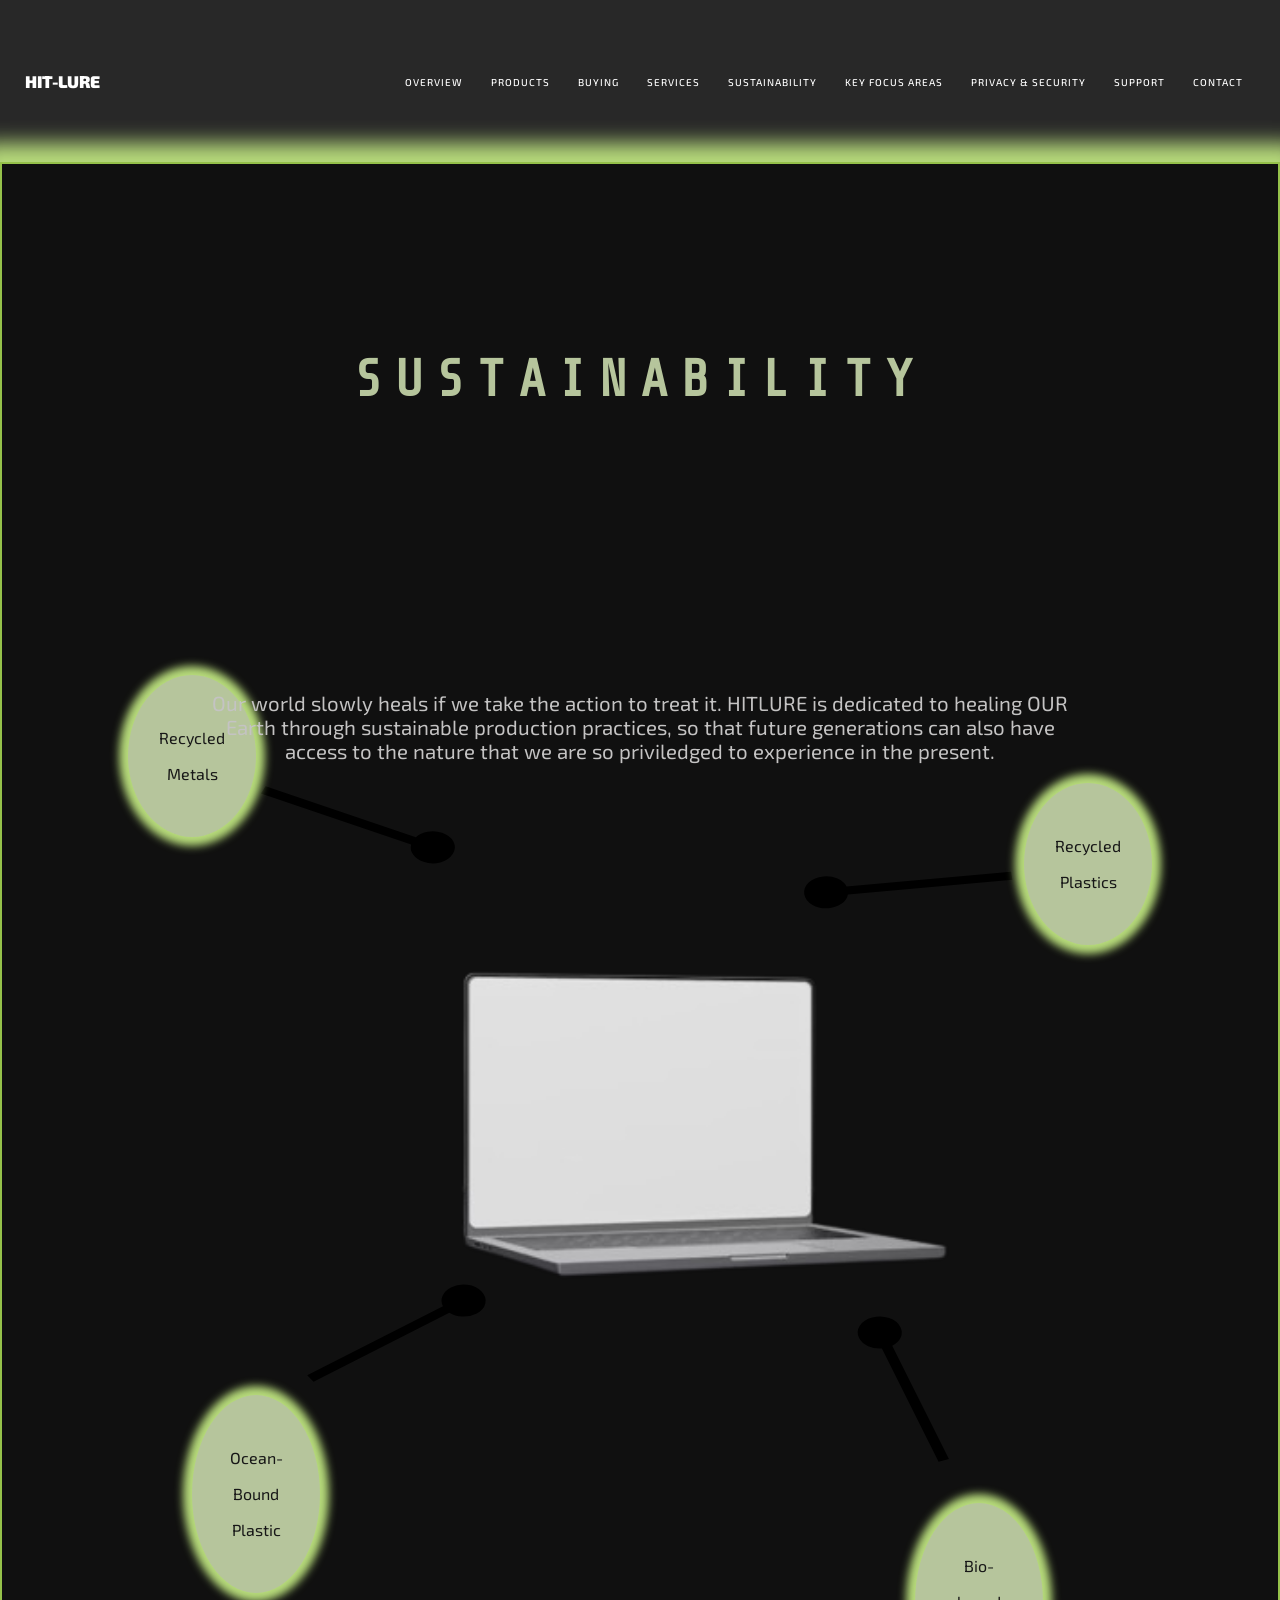
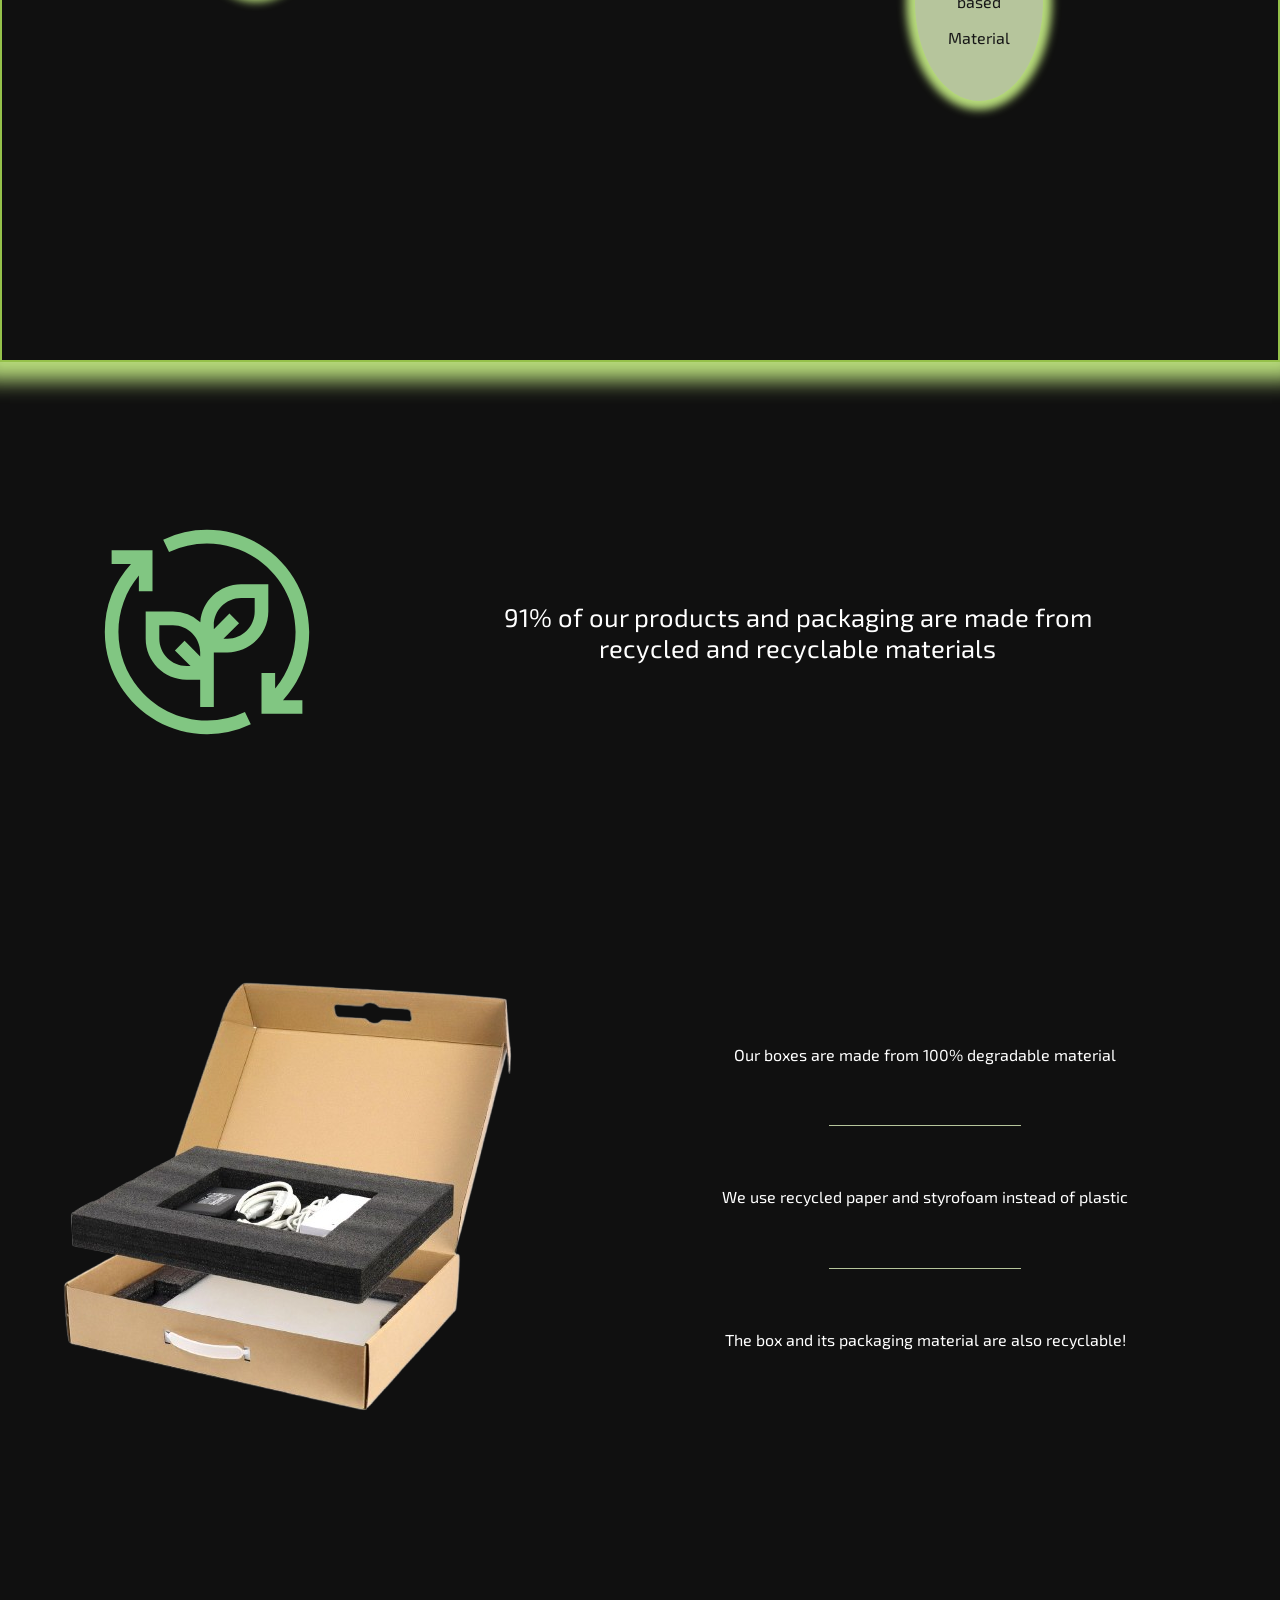
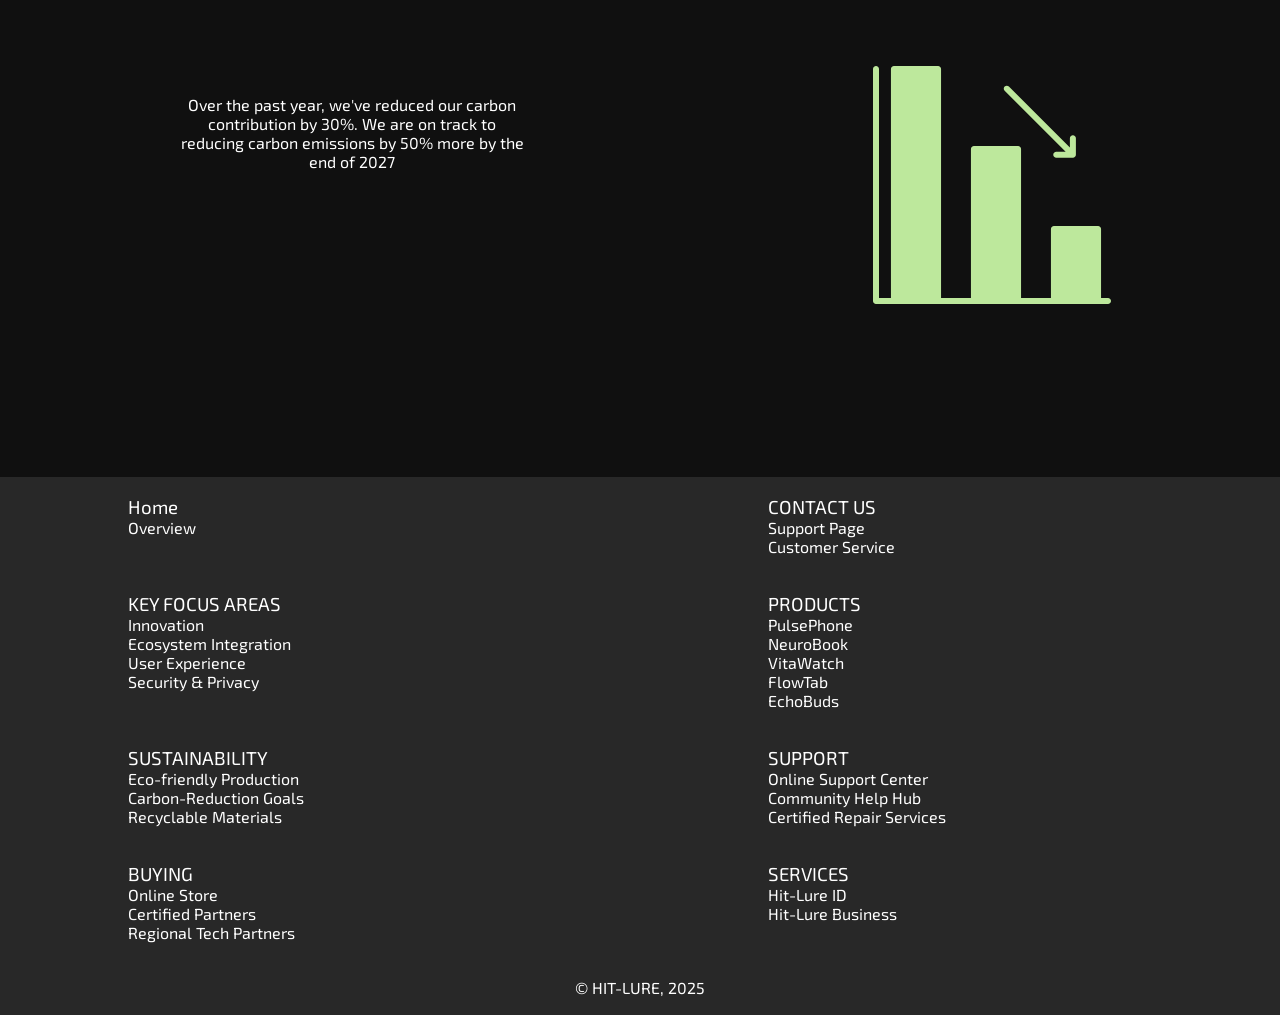
<file: sustain.html>
<!DOCTYPE html>
<html lang="en">
<head>
    <meta charset="UTF-8">
    <meta name="viewport" content="width=device-width, initial-scale=1.0">
    <title>SUSTAINABILITY</title>
     <link rel="icon" href="Carmeline images/favicon/favicon.ico">
    <link rel="stylesheet" href="all.css">
    <link rel="stylesheet" href="sustain.css">
    <link rel="preconnect" href="https://fonts.googleapis.com">
    <link rel="preconnect" href="https://fonts.gstatic.com" crossorigin>
    <link href="https://fonts.googleapis.com/css2?family=Exo+2:ital,wght@0,100..900;1,100..900&family=Share+Tech+Mono&display=swap" rel="stylesheet">
  
</head>
<body>
    <nav>
        <div class="logo">HIT-LURE</div>

        <div class="lists">
            <a href="index.html">OVERVIEW</a>
            <a href="products.html">PRODUCTS</a>
            <a href="buying.html">BUYING</a>
            <a href="services.html">SERVICES</a>
            <a href="sustain.html">SUSTAINABILITY</a>
            <a href="keyareas.html">KEY FOCUS AREAS</a>
            <a href="privacy.html">PRIVACY & SECURITY</a>
            <a href="support.html">SUPPORT</a>
            <a href="contactus.html">CONTACT</a>
        </div>
    </nav>

    <header id="sustain-header">

        <h1>SUSTAINABILITY</h1>

        <p class="desc">Our world slowly heals if we take the action to treat it. HITLURE is dedicated to healing OUR Earth through sustainable production practices, so that future generations can also have access to the nature that we are so priviledged to experience in the present.</p>

        <img src="Nissi/img/Sustain/image-removebg-preview.png" alt="Picture of one of our NeuroBook laptops" class="laptop-sustain">

        <img src="Nissi/img/SVGs/material-symbols-light--line-end.svg" class="line-one">
        <div class="recyclable one">Recycled Metals</div>

        <img src="Nissi/img/SVGs/material-symbols-light--line-end.svg" class="line-two">
        <div class="recyclable two">Bio-based Material</div>

        <img src="Nissi/img/SVGs/material-symbols-light--line-end.svg" class="line-three">
        <div class="recyclable three">Ocean-Bound Plastic</div>

        <img src="Nissi/img/SVGs/material-symbols-light--line-end.svg" class="line-four">
        <div class="recyclable four">Recycled Plastics</div>

    </header>

    <main id="main-sustain">

        <section id="eco-friendly">

            <section class="eco-friendly-top">
                <img src="Nissi/img/Sustain/carbon--sustainability.svg" alt="">
                <p>91% of our products and packaging are made from recycled and recyclable materials</p>
            </section>

            

            <section class="eco-friendly-bottom">

                <img src="Nissi/img/Sustain/image-removebg-preview (1).png" alt="">

                <div>
                    <article>Our boxes are made from 100% degradable material</article>
                    <hr> 
                    <article>We use recycled paper and styrofoam instead of plastic</article>
                    <hr>
                    <article>The box and its packaging material are also recyclable!</article>
                </div>

            </section>

        </section>

        <section id="carbon-reduction">

            <div id="carbon-info">

                <article>Over the past year, we've reduced our carbon contribution by 30%. We are on track to reducing carbon emissions by 50% more by the end of 2027</article>

            </div>

            <div id="carbon-graph">

                <img src="Nissi/img/Sustain/decrease.png" alt=""> 
                
            </div>

        </section>

    </main>
    

    <footer>
        <div class="footer-sections-all">
            <div class="footer-sections">
                <h3>Home</h3>
                <p>Overview</p>
            </div>

            <div class="footer-sections">
                <h3>CONTACT US</h3>
                <p>Support Page</p>
                <p>Customer Service</p>
            </div>

            <div class="footer-sections">
                <h3>KEY FOCUS AREAS</h3>
                <p>Innovation</p>
                <p>Ecosystem Integration</p>
                <p>User Experience</p>
                <p>Security & Privacy</p>
            </div>

            <div class="footer-sections">
                <h3>PRODUCTS</h3>
                <p>PulsePhone</p>
                <p>NeuroBook</p>
                <p>VitaWatch</p>
                <p>FlowTab</p>
                <p>EchoBuds</p>
            </div>

            <div class="footer-sections">
                <h3>SUSTAINABILITY</h3>
                <p>Eco-friendly Production</p>
                <p>Carbon-Reduction Goals</p>
                <p>Recyclable Materials</p>
            </div>

            <div class="footer-sections">
                <h3>SUPPORT</h3>
                <p>Online Support Center</p>
                <p>Community Help Hub</p>
                <p>Certified Repair Services</p>
            </div>

            <div class="footer-sections">
                <h3>BUYING</h3>
                <p>Online Store</p>
                <p>Certified Partners</p>
                <p>Regional Tech Partners</p>
            </div>

            <div class="footer-sections">
                <h3>SERVICES</h3>
                <p>Hit-Lure ID</p>
                <p>Hit-Lure Business</p>
            </div>
        </div>

        <article class="copyright"> &copy; HIT-LURE, 2025 </article>

    </footer>
</body>
</html>
</file>
<file: all.css>
* {
    margin: 0;
    padding: 0;
    box-sizing: border-box;
    color: white;
    scrollbar-width: none;
    scrollbar-color: #252525 #585858;
}

body {
    background-color: #0f0f0f;
}

/* FONTS */

.exo-2 {
    font-family: "Exo 2", sans-serif;
    font-optical-sizing: auto;
    font-weight: 400;
    font-style: normal;
}

.share-tech-mono-regular {
    font-family: "Share Tech Mono", monospace;
    font-weight: 400;
    font-style: normal;
}


/* This section is the header and the navbar as well  */
header {
    min-height: 100vh;
    width: 100%;

}


nav {

    min-height: 18vh;
    width: 100%;
    display: flex;
    justify-content: space-between;
    align-items: center;
    gap: 25px;
    background-color: rgb(40, 40, 40);
     padding:25px;
     /* position:fixed;
     z-index: 1000;
     */

}




nav a {
    text-decoration: none;
    color: white;
    font-size: 14px;
    font-weight: 500;
    letter-spacing: 1px;
    padding: 10px 12px;
    transition: 0.3s ease;
    font-family: "Exo 2";
}

nav a:hover {
    background-color: #0f0f0f;
    color: white;
    border:2px solid#acabab;
    border-radius: 5px;

}

.logo{
    font-size: 25px;
    font-weight: 1000;
    font-family: "Exo 2", sans-serif;
    font-optical-sizing: auto;
    font-style: normal;
}


.iphone1,
.iphone2,
.iphone3,
.iphone4,
.iphone5 {
    min-height: 90vh;
    display: flex;
    align-items: center;
    flex-direction: column;
    position: relative;
    padding-top: 50px;
    font-family: "Exo 2";


}

.iphone1 {
    background-image: linear-gradient(rgba(0, 0, 0, 0.5), rgba(0, 0, 0, 0.5)), url("Carmeline images/images for the home/daniel-romero-q-RQba-XCgU-unsplash.jpg");
    height: 50%;
    background-position: center;
    background-repeat: no-repeat;
    background-size: cover;
    position: relative;
}

.iphone2 {
    background-image: linear-gradient(rgba(0, 0, 0, 0.5), rgba(0, 0, 0, 0.5)), url("Carmeline images/images for the home/photo-1622531636820-5d727319e45d.avif");
    height: 50%;
    background-position: center;
    background-repeat: no-repeat;
    background-size: cover;
    position: relative;
}


.iphone3 {
    background-image: linear-gradient(rgba(0, 0, 0, 0.5), rgba(0, 0, 0, 0.5)), url("Carmeline images/images for the home/NV.avif");
    height: 50%;
    background-position: center;
    background-repeat: no-repeat;
    background-size: cover;
    position: relative;
}


.iphone4 {
    background-image: linear-gradient(rgba(0, 0, 0, 0.5), rgba(0, 0, 0, 0.5)), url("Carmeline images/images for the home/photo-1525547719571-a2d4ac8945e2.avif");
    height: 50%;
    background-position: center;
    background-repeat: no-repeat;
    background-size: cover;
    position: relative;
    background-position: center;
}


.iphone5 {
    background-image: linear-gradient(rgba(0, 0, 0, 0.5), rgba(0, 0, 0, 0.5)), url("Carmeline images/images for the home/photo-1603351154351-5e2d0600bb77.avif");
    background-position: center;
    background-repeat: no-repeat;
    background-size: cover;
    position: relative;
    background-position: center;
}



.iphone1,
.iphone2,
.iphone3,
.iphone4,
.iphone5,
h1,
p {
    position: relative;
    z-index: 2;
    /* color: white;
    font-size: 25px;
    padding-top: 40px; */

}
button a{
    color:rgb(44, 41, 41);
    text-decoration: none;
    font-weight: bold;
    font-size: 20px;
     

}

button{
cursor: pointer;
    transition: 0.3s ease;
}

button:hover{
     transform: translateY(-3px) scale(1.05);
    box-shadow: 0 0 10px #738571,
                0 0 25px #686a68,
                0 0 40px #181919;
}

.iphone1>button,
.iphone2>button,
.iphone3>button,
.iphone4>button,
.iphone5>button {
    margin-top: 20px;
    border: none;
    cursor: pointer;
    transition: 0.3s ease;
    min-height: 8vh;
    width: 15%;
    border-radius: 30px;
}




.iphone1>h2,.iphone2>h2,.iphone3>h2,.iphone4>h2,.iphone5>h2 {
    font-size:45px;
    font-weight: bold;

}



.iphone1>p,
.iphone2>p,
.iphone3>p,
.iphone4>p,
.iphone5>p{
    font-size:20px;
}
/* .iphone>h2 {
    font-size: 45px;
}

.iphone>p {
    font-size: 30px;
} */


/* This is the main section of the overview also called the index.html */
.overview1,
.overview2,
.overview3,
.overview4,
.overview5 {
    min-height: 100vh;
    width: 100%;
    padding: 3vw;
    display: flex;
    flex-direction: row;
    align-items: center;
    justify-content: space-between;
    gap: 2vw;
    font-family: "Exo 2";
}

.overview-paragraph1,
.overview-paragraph2,
.overview-paragraph3,
.overview-paragraph4,
.overview-paragraph5 {
    width: 40%;
    min-height: 400px;
    line-height: 50px;
}

.overview-paragraph1>h2,
.overview-paragraph2>h2,
.overview-paragraph3>h2,
.overview-paragraph4>h2,
.overview-paragraph5>h2{
    font-size: 35px;
    font-weight: bold;
}


.overview-paragraph1>p,
.overview-paragraph2>p,
.overview-paragraph3>p,
.overview-paragraph4>p,
.overview-paragraph5>p{
font-size: 20px;

}


.overviewimg1,
.overviewimg2,
.overviewimg3,
.overviewimg4,
.overviewimg5 {
    display: flex;
    align-items: center;
    justify-content: center;
    width: 50%;
    min-height: 500px;
}

.overviewimg1>img {
    max-width: 46vw;
    min-height: 68vh
}

.overviewimg2>img {
    max-width: 80vw;
    min-height: 40vh
}

.overviewimg3>img {
    max-width: 190vw;
   min-height: 45vh
}

.overviewimg4>img {
    max-width: 46vw;
    height: 69vh
}

.overviewimg5>img {
    max-width: 46vw;
    height: 69vh
}


h1,
h2,
h3 {
    font-family: "Exo 2", sans-serif;
    font-optical-sizing: auto;
    font-weight: 400;
    font-style: normal;
}



/* Responsiveness of the  index page and some of the other pages*/

@media(max-width:1250px){
    nav a{
        border: 1px solid rgb(78, 76, 76);
        border-radius: 20px;
        min-height: .2vh;
        width: 1vw;
        line-height: 50px;
       
    }

    .logo{
        font-size: 20px;
    }
}
@media(min-width:1024px) {

    .overviewimg1,
    .overviewimg2,
    .overviewimg3 {
        width: 50%;
        height: 50vh;
    }
    .logo{
        font-size: 17px;
    }
    nav a{
        font-size: 10px;
    }
}

@media(max-width:920px) {
    header {
        width: 100%;
        min-height: auto;
    }

    nav a {
        font-size: 7px;
    }

    .logo {
        font-size: 8px;
    }

     

    .overviewimg1>img,.overviewimg2>img,.overviewimg3>img,.overviewimg4>img,.overviewimg5>img {
        width: 100%;
        min-height: 60vh;
    }

     
    .overview-paragraph1>p, .overview-paragraph2>p, .overview-paragraph3>p,.overview-paragraph4>p,.overview-paragraph5>p{
font-size: 15px;
    }

     .overview-paragraph1>h2,.overview-paragraph2>h2,.overview-paragraph3>h2,.overview-paragraph4>h2,.overview-paragraph5>h2{
        font-size: 20px;
     }
    .iphone1>button {
        width: 50%;
    }

    .iphone2>button {
        width: 50%;
    }

    .iphone3>button {
        width: 50%;
    }

    .iphone4>button {
        width: 50%;
    }

    .iphone5>button {
        width: 50%;
    }

    .overview-paragraph1>p,
.overview-paragraph2>p,
.overview-paragraph3>p,
.overview-paragraph4>p,
.overview-paragraph5>p{
font-size: 15px;
line-height: 30px;
}


    
}

@media(max-width:768px) {



    .overviewimg1,
    .overviewimg2,
    .overviewimg3 {
        width: 50%;
        min-height: 40vh;
        
    }

    nav {
        min-height: 10vh;
        padding: 32px;
    }


    header {
        height: 60vh;
        
    }

    .overview1,
    .overview2,
    .overview3 {
        padding: 6vw;
        min-height: 70vh;
    }

    .overview-paragraph1,
    .overview-paragraph2,
    .overview-paragraph3 {
        width: 40vw;
    }
}

@media(max-width:480px) {

    .overview1,
    .overview2,
    .overview3 {
        padding: 6vw;
        min-height: 60vh;
    }

.overview-paragraph1>p,
.overview-paragraph2>p,
.overview-paragraph3>p,
.overview-paragraph4>p,
.overview-paragraph5>p{
font-size: 10px;
line-height: 20px;
}

.overviewimg1>img {
    max-width: 46vw;
    height:10vh;
}

.overviewimg2>img {
    max-width: 80vw;
    height:10vh;
}

.overviewimg3>img {
    max-width: 190vw;
    height:10vh;
}

.overviewimg4>img {
    max-width: 46vw;
     height:10vh;
}

.overviewimg5>img {
    max-width: 130vw;
    height:10vh;
}





}






/* FOOTER */

footer{
    width: 100%;
    min-height: 50vh;
    display: flex;
    flex-direction: column;
    justify-content: center;
    align-items: center;
    background-color: rgb(40, 40, 40);
    font-family: "Exo 2";
    color: #c4c3c3;
}

.footer-sections-all{
    width: 100%;
    display: grid;
    grid-template-columns: repeat(2, 1fr);
}

.footer-sections{
    width: 30vw;
    align-self: baseline;
    margin: 2vh auto;
}

.footer-sections p{
    padding: 0;
}

.copyright{
    align-self: center;
    margin: 2vh auto;
}
</file>
<file: buying.css>
*{
    font-family: "Exo 2";
}

/* This is for the buying page */
.hero-for-buying{
    min-height:120vh;
    display:flex;
    justify-content:center;
    flex-direction: column;
    /* align-items: center; */
    /* padding-left: 10vh; */
    background-image:url(Carmeline\ images/bann.jpg) ;
    background-position: center;
    background-repeat: no-repeat;
    background-size: cover;
    overflow: hidden;
     font-family: "Exo 2";
}


.buy-text{
    width:50vw;
    min-height: 50vh;
    margin-left: 130px;
    display:flex;
    flex-direction: column;
    align-items: center;
    line-height: 40px;
  
}


.buy-text > button {
    margin-top: 20px;
    min-height: 6vh;
    width:12vw;
    border-radius: 20px;
    background-color:black;
    color: white;
    border: none;
    cursor: pointer;
    transition: 0.3s ease;
}


.buy-text > button:hover {
    transform: translateY(-3px) scale(1.05);
    box-shadow: 0 0 10px #23f403,
                0 0 25px #24dc04,
                0 0 40px #03eb63;
}


.buy-text>h1{
font-size: 45px;
font-weight: bolder;
}

.buy-text>p{
    font-size: 20px;
}


/* This is for the categories boxes */
.categories{
    display:flex;
    justify-content:space-around;
    padding:3vw;
    font-family: "Exo 2";
}

.category-box{
    width:20%;
    height:15vh;
    border:2px solid black;
    display:flex;
    align-items:center;
    justify-content:center;
     transition: 0.3s ease;
    cursor: pointer;
    background-color: black;
    z-index:2;
}

.category-box {
    transition: 0.3s ease;
    cursor: pointer;
}

.category-box:hover{ transform: translateY(-5px); 
    box-shadow: 0 0 15px rgba(158, 165, 165, 0.6),
                0 0 30px rgba(94, 98, 98, 0.4),
                0 0 45px rgba(226, 228, 228, 0.2);
    border-color:white;}


.category-box>p{
    font-size: 20px;
    font-weight: bolder;
}
.products-grid{
    display:grid;
    grid-template-columns: repeat(3, 1fr);
    gap:3vw;
    padding:5vw;
    
}



.product-box{
    border:2px solid black;
    background-color: rgb(19, 18, 18);
    padding:2vw;
    text-align:center;
    min-height:50vh;
     transition: transform 0.3s ease;
     font-family: "Exo 2";
     
}

.product-box:hover {
    transform: translateY(-10px);
    
}

.product-box-images{
    min-height: 50vh;
    width:30vw;
}

.product-box-images> img{
    min-width: 20vw;
   min-height: 20vw;
   
}

.tex > button {
    width:15vw;
    min-height: 7vh;
    border-radius: 20px;
    color:rgb(152, 147, 147);
    cursor: pointer;
    border: 2px solid rgb(96, 94, 94);
    background: transparent;
    position: relative;
    overflow: hidden;
    transition: 0.3s ease;
    font-weight: bold;
     
}


.tex > button::before {
    content: "";
    position: absolute;
    top: 0;
    left: -100%;
    width: 100%;
    height: 100%;
    background: black;
    transition: 0.4s ease;
    z-index: -1;
}

.tex > button:hover::before {
    left: 0;
}

.tex > button:hover {
    color: white;
    transform: translateY(-3px);
}

 .fa-star {
    color: white;
}

.checked{
    color:gold;
}

.product-grid> button{
height: 50px; 
width:20vw;
}

.partners{
    min-height: 80vh;
    padding:5vw;
    text-align:center;
   
}

.partners>h2{
    font-size: 30px;
    font-weight: bold;
}

.partner-grid{
    display:grid;
    grid-template-columns: repeat(2, 1fr);
    gap:2vw;
    margin-top:2vw;
    
}

.partner> img{
max-width: 20vw;
min-height: 30vh;
}
.partner{
   min-height:40vh;
     background-color: rgb(40, 40, 40);
}


.world{
    display:flex;
    justify-content:space-between;
    padding:5vw;
    align-items:center;
}

.world-text{
    width:40%;
    min-height: 30vh;
   
}

.world-text>h2{
    font-size: 35px;
    font-weight: bold;
}
.world-text>p{
font-size: 25px;
}
.world-map{
    width:50%;
    height:40vh;
    display:flex;
}

.world-map>img{
    min-height: 40vh;
    max-width: 50%;
}


#more{
    width: 100%;
    min-height: auto;
}

#more h1{
    text-align: center;
    width: 100%;
    min-height:20vh;
    padding-top: 7vh;
    font-weight: bold;
    font-size: 50px;
}

#more-devices{
    width: 100%;
    min-height: 100vh;
    display: flex;
    justify-content: space-evenly;
    align-items: center;
    overflow-x: scroll;
    gap:20px;
}

.moree{
    width: 20%;
    min-height: 70vh;
    flex-shrink: 0;
}

.moree>img{
    width: 100%;
    min-height:75vh ;
}


.icons{
    min-height: 30vh;
    width:100vw;
    display:flex;
    flex-direction: row;
    justify-content: center;
    align-items: center;
    gap:20px;
}

.icon-box{
    width:40vh;
    min-height: 20vh;
    border: 2px solid silver;
    
}






@media(max-width:1190px){
    .buy-text > button{
        width: 25vw;
        height: 6vh;
    }
    .products-grid{
    grid-template-columns: repeat(2, 1fr);

}

.hero-for-buying{
    width: 100%;
}

.tex>button{
min-height: 5vh;
}

/* .moree{
    
    width: 50%;
    height: 15vh;
} */



}
@media(max-width:920px){

    .hero-for-buying{
        width: 100vw;
    min-height:100vh;
    background-image:url(Carmeline\ images/bann.jpg) ;
    }

    .buy-text > button{
        width: 25vw;
        height: 5vh;
    }

    .category-box>p{
    font-size: 12px;
    font-weight: bolder;
}
    .products-grid{
    grid-template-columns: repeat(1, 1fr)
}


.moree{
    
    width: 50%;
    height: 15vh;
}



.tex>button{
min-height: 5vh;
width:50%;
}

.partner>img{
   max-width: 65%; 
   min-height: 9h;
}

.partner>p{
    font-size: 15px;
}

.world-text>h2{
    font-size: 20px;
    
}
.world-text>p{
font-size: 15px;

}

.world-map>img{
    min-height: 20vh;
    max-width:100%;
    overflow: hidden;
}
}

@media(max-width:320px){
    .product-box{
    width:30%;
    min-height: 20vh;
    padding-right: 0px;
}

.product-box>img{
    width:80%;
    min-height: 40vh;
}

.partner>img{
   max-width: 100%; 
   min-height: 5h;
}
.partner>p{
    font-size: 10px;
}
.buy-text > button{
        width: 25vw;
        height: 4vh;
    }

    .moree{
    
    width: 100%;
    height: 40vh;
}

    
}
</file>
<file: contactus.css>
/* CONTACT US PAGE */

body{
    background-image: radial-gradient(circle, rgb(16, 16, 16), rgb(80, 78, 78));
    background-size:200% 200%;
    animation: movingBackground 30s ease 0s infinite alternate-reverse forwards ;
}  

@keyframes movingBackground {
    0%{background-position: 0% 50%;}
    20%{background-position: 50% 100%;}
    40%{background-position: 100% 150%;}
    60%{background-position: 150% 100%;}
    80%{background-position: 100% 50%;}
    100%{background-position: 50% 0%;}
}

#main-contactus{
    display: flex;
    flex-direction: column;
    justify-content: space-evenly;
    align-items: center;
    width: 100%;
    min-height: 100vh;
}

#main-contactus h1{
    font-family: "Share Tech Mono";
    font-size: 4vw;
    color: rgb(25, 23, 23);
}



.contact-all{
    border: 0.2vw solid rgb(207, 96, 115);
    display: flex;
    flex-direction: row;
    justify-content: space-evenly;
    align-items: center;
    width: 80vw;
    min-height: 40vh;
    background-color: rgba(185, 185, 184, 0.289);
    border: hidden;
    border-radius: 2vw;
    padding:10vh 0;
}


.contact-form{
    width: 40%;
    min-height: 30vh;
    text-align: center;
    transition: 0.6s transform ease, 0.6s box-shadow ease;
    font-family: "Exo 2";
    border: hidden;
    border-radius: 3vw;
    line-height: 5vh;
    letter-spacing: 0.2vw;
}

fieldset{
    border: none;
}

.contact-form:hover{
    transform: scale(1.1);
    box-shadow: rgb(123, 120, 120) 1vw 1vh 8vw 1vh;

}

.contact-types{
    width: 40%;
    min-height: 30vh;
    text-align: center;
    transition: 0.6s transform ease, 0.6s box-shadow ease;
    font-family: "Exo 2";
    border: hidden;
    border-radius: 3vw;
    display: flex;
    flex-direction: column;
    justify-content: space-around;
}



.contact-types:hover{
    transform: scale(1.1);
    box-shadow: rgb(123, 120, 120) 1vw 1vh 8vw 1vh;

}

.social-media-links{
    margin-top: 4vh;
}

.social-media-links a{
    text-decoration: none;
    margin: auto 1vw;
}

input[type=text], input[type=email], textarea, button{
    font-family: "Exo 2";
    outline: none;
    background-color: #c4c3c3;
    border: hidden;
    border-radius: 0.2vw;
    color: rgb(24, 24, 24);
}

select{
    font-family: "Exo 2";
    background-color: #c4c3c3;
    border: hidden;
    border-radius: 0.2vw;
    outline:none;
    color: rgb(24, 24, 24);

}

textarea{
    appearance: none;
}
</file>
<file: privacy.css>
*{
    font-family: "Exo 2", sans-serif;
    font-optical-sizing: auto;
    font-weight: 400;
    font-style: normal;
}

.hero-for-security{
    height:60vh;
    display:flex;
    flex-direction:column;
    justify-content:center;
    align-items:center;
    text-align:center;
    background-image: linear-gradient(rgba(0, 0, 0, 0.5), rgba(0, 0, 0, 0.5)), url("Carmeline images/Privacy images/photo-1633265486064-086b219458ec.avif");
  background-position: center;
  background-repeat: no-repeat;
  background-size: cover;
  position: relative;
   
}

.hero-for-security> img{
    min-width:100vh;
    height:60vh;
}

.hero-for-security>h1{
    font-size: 60px;
}

.hero-for-security>p{
    font-size: 30px;
}


.security-scroll{
     min-height:100vh;
    display:flex;
    align-items: center;
   justify-content: space-evenly;
 animation: rotate-bg-color 10s infinite;
}

@keyframes rotate-bg-color {
  0% {
    background-color: rgb(80, 82, 84);
  }
  10% {
    background-color: rgb(4, 4, 4);
  }
  20% {
    background-color: rgb(7, 6, 4);
  }
  30% {
    background-color: rgb(7, 7, 6);
  }
  40% {
    background-color: rgb(65, 70, 65);
  }
  50% {
    background-color: rgb(6, 6, 6);
  }
  60% {
    background-color: rgb(20, 20, 21);
  }
  70% {
    background-color: rgb(22, 21, 22);
  }
  80% {
    background-color: rgb(30, 30, 30);
  }
  90% {
    background-color: rgb(14, 14, 14);
  }
  100% {
    background-color: black;
  }
}

.security-box{
     width: 20%;
    min-height:40vh;
    display:flex;
    align-items:center;
    justify-content:center;
  transition:  0.3s ease;
    background-color:black;
    font-size: 25px;
}

 .security-box:hover{ transform: translateY(-5px); 
    box-shadow: 0 0 15px rgba(158, 165, 165, 0.6),
                0 0 30px rgba(94, 98, 98, 0.4),
                0 0 45px rgba(226, 228, 228, 0.2);
    border-color:white;}



.security-detail{
    display:flex;
    padding:5vw;
    justify-content:space-between;
    align-items:center;
}

.security-detail2{
    display:flex;
    padding:5vw;
    justify-content:space-between;
    align-items:center;
}

.security-details3{
    display:flex;
    padding:5vw;
    justify-content:space-between;
    align-items:center;
}

.security-details4{
    display:flex;
    padding:5vw;
    justify-content:space-between;
    align-items:center;
}

.security-details5{
    display:flex;
    padding:5vw;
    justify-content:space-between;
    align-items:center;
}
.detail-text{
    width:40%;
    min-height: 40vh;
}


.detail-text>h2{
    font-size: 45px;
    font-weight: bolder;
}

.detail-text>p{
    font-size: 30px;
    
}
.detail-img{
    width:50%;
    height:50vh;
}

.detail-img >img{
max-width: 44.5vw;
height: 50vh;
}

.protection{
    padding:5vw;
    text-align:center;
}

.protection>h2{
    font-size: 50px;
    font-weight: bold;
}

.protection>p{
    font-size: 30px;
}

.layers{
    display:flex;
    justify-content:center;
    align-items: center;
    flex-direction: row;
    gap:2vw;
    margin-top:2vw;


}

.layer {
    display:flex;
    justify-content:center;
    align-items: center;
    min-height: 10vh;
    width:20vw;
    border-radius: 30px;
    transition:  0.3s ease;
    background-color:black;
}


.layer:hover {
    transform: translateY(-5px); 
    box-shadow: 0 0 15px rgba(158, 165, 165, 0.6),
                0 0 30px rgba(94, 98, 98, 0.4),
                0 0 45px rgba(226, 228, 228, 0.2);
    border-color:white;
}
.layer>p{
    margin-bottom: 25px;

}

.layer:hover p{
    color:rgb(67, 144, 180);
}

@media(max-width:920px){
    .security-box{
        min-height:25vh;
        font-size: 12px;
    }

    .detail-text>h2{
    font-size: 26px;
    font-weight: bolder;
   
}

.detail-text>p{
    font-size: 21px;
    
}
    

}

@media(max-width:520px){
    .security-box{
        min-height:20vh;
        width:25vw;
        font-size: 9px;
    }


    .security-scroll{
    min-height: 70vh;
}

.detail-text>h2{
    font-size: 21px;
    font-weight: bolder;
   
}

.detail-text>p{
    font-size: 20px;
    
}

.protection>h2{
    font-size: 25px;
}

.protection>p{
    font-size: 20px;
}

.layer{
    width: 23vw;
    min-height: 6vh;
}

.layer>p{
    padding-top: 12px;
    font-size: 8px;
}
}
</file>
<file: products.css>
/* This is Nissi's section */

/* Laptops */

#laptop{
    border:hidden;
    border-radius: 2vw;
    box-shadow: #7b7b7b 0 0 1vw;
    width: 90%;
    max-height: 60%;
    position: relative;
    left: 5vw;
    bottom: 10vh;
}

@media (max-width:500px) {
    #laptop{
        height: 20vh;
    }
}

@media (max-width:900px) {
    #laptop{
        height: 30vh;
    }
}


#laptop-devices{
    width: 100%;
    min-height: 60vh;
    display: flex;
    justify-content: space-evenly;
    align-items: baseline;
    overflow-x: scroll;
    /* overflow-y: hidden; */
}

.l-device{
    border: hidden;
    border-radius: 2vw;
    width: 50%;
    min-height: 50vh;
    flex-shrink: 0;
    margin: 3vh 3vw;
    margin-bottom: 0;
    position: relative;
}

.l-product-top{
    border: hidden;
    border-radius: 2vw;
    width: 100%;
    max-height: 60%;
    transition: 0.4s opacity ease;   
}

.l-product-top:hover{
    opacity: 0;
}

.l-product-hidden{
    border: hidden;
    border-radius: 2vw;
    width: 100%;
    max-height: 90%;
    position: absolute;
    left: 0;
    z-index: -1;
}

#that-one{
    height: 30vh;
}



/* This is Cam's section */

/* This is the section for the features of the products */


*{
    font-family: "Exo 2", sans-serif;
    font-optical-sizing: auto;
    font-weight: 400;
    font-style: normal;
}
.hero-for-products{
    
    display: flex;
    height: 90vh;
    padding: 5vw;
    align-items: center;
    justify-content: space-between;
    background-image:url(Carmeline\ images/Galaxyzflip5G\ GIF\ by\ Samsung\ Austria.gif) ;
    background-repeat: no-repeat;
    background-position: center;
    background-size: cover;
}

.hero-words{
    width: 40%;
}


.features{
    border:1vw solid black;
    padding: 5vw;
}

.feature-grid{
    display: grid;
    grid-template-columns: repeat(3, 1fr);
    gap: 2vw;
}

.box-for-feature{
    height: 20vh;
    display:flex;
    align-items:center;
    justify-content:center;
    background-color: rgb(134, 133, 133);
}


/* This is the stylus support section */
.support-product{
   
    display: flex;
    min-height:50vh ;
    padding: 5vw;
    justify-content: space-between;
}

.support-product-words{
    width: 40%;
   min-height: 30vh;
 
}

.support-product-words>h2{
    font-size: 100px;
}
.support-product-words>p{
     font-size: 35px;
}

.support-product-image{
    width: 50%;
    min-height: 40vh;
}


.support-product-image>img{
    max-width: 40vw;
    min-height:15vh;
  
}

.images-of-devices{
    display: grid;
    grid-template-columns: repeat(2, 1fr);
    gap: 2vw;
    padding: 5vw;
   
}

.devices{
    flex:1;
    height: 50vh;
    /* border: 2px solid black; */
}

.devices>img{
    max-width: 30vw;
    min-height:40vh ;
}


.other-hero{
    height: 100vh;
    width: 100%;
    display:flex;
    justify-content:center;
    align-items:center;
    background-image: url("Carmeline\ images/hero__bsveixlwbms2_xlarge.jpg");
}


.categories-for-products{
    display:flex;
    justify-content:space-around;
    padding:3vw;
}

.category-for-products{
    width:25%;
    height:15vh;
    display:flex;
    align-items:center;
    justify-content:center;
    transition:  0.3s ease;
}

.category-for-products:hover{ transform: translateY(-5px); 
    box-shadow: 0 0 15px rgba(158, 165, 165, 0.6),
                0 0 30px rgba(94, 98, 98, 0.4),
                0 0 45px rgba(226, 228, 228, 0.2);
   }


   .category-for-products>p{
    font-size: 20px;
    font-weight: 700;
   }

.scroll{
    min-height: 60vh;
    display:flex;
    justify-content: start;
    gap:2vw;
    padding:3vw;
   animation: rotate-bg-color 10s infinite;
    padding-left: 200px;
    overflow: hidden;
}

@keyframes rotate-bg-color {
  0% {
    background-color: rgb(80, 82, 84);
  }
  10% {
    background-color: rgb(4, 4, 4);
  }
  20% {
    background-color: rgb(7, 6, 4);
  }
  30% {
    background-color: rgb(7, 7, 6);
  }
  40% {
    background-color: rgb(65, 70, 65);
  }
  50% {
    background-color: rgb(6, 6, 6);
  }
  60% {
    background-color: rgb(20, 20, 21);
  }
  70% {
    background-color: rgb(22, 21, 22);
  }
  80% {
    background-color: rgb(19, 17, 17);
  }
  90% {
    background-color: rgb(14, 14, 14);
  }
  100% {
    background-color: black;
  }
}

.anime{
    display:flex;
    align-items: center;
    justify-content: center;
    flex-direction: row;
    width:20vw;
    min-height: 20vh;
  position: relative;
    animation-name: myAnimation; 
    animation-duration: 20s;
    animation-iteration-count: infinite; 
    animation-direction: alternate;
 
}

.anime>h2{
    font-size: 100px;
    font-weight:900;
    
}

@keyframes myAnimation {
  0%   {background-color:transparent; left:0px; top:0px;}
  25%  {background-color:transparent; left:2800px; top:0px;}
  /* 50%  {background-color:blue;  left:100px; top:0px;} */
  /* 75%  {background-color:green; left:0px; top:200px;} */
  100% {background-color:transparent; left:100px; top:0px;}
  0%   {background-color:transparent; left:0px; top:0px;}
  25%  {background-color:transparent; left:800px; top:0px;}
  /* 50%  {background-color:blue;  left:100px; top:0px;} */
  /* 75%  {background-color:green; left:0px; top:200px;} */
  100% {background-color:transparent; left:100px; top:0px;}
  
}

.headset{
    display:flex;
    justify-content:space-around;
    padding:3vw;
}

.headset > div{
    width: 20vw;
min-height: 50vh;

}

.head>img{
    max-width:18vw;
    min-height: 20vh;
}

.heady>img{
    max-width:20vw;
    min-height: 27vh;
}



.bundle{
    display:flex;
    padding:5vw;
    justify-content:space-between;
}

.bundle-words{
    width:40%;
    
}

.bundle-image{
    width:50%;
    height:50vh;
    
}

@media(max-width:920px){

    @keyframes myAnimation {
  0%   {background-color:transparent; left:0px; top:0px;}
  25%  {background-color:transparent; left:20px; top:0px;}
  /* 50%  {background-color:blue;  left:1000px; top:0px;} */
  /* 75%  {background-color:green; left:0px; top:200px;} */
  100% {background-color:transparent; left:0px; top:0px;}
  0%   {background-color:transparent; left:0px; top:0px;}
  25%  {background-color:transparent; left:20px; top:0px;}
  /* 50%  {background-color:blue;  left:1000px; top:0px;} */
  /* 75%  {background-color:green; left:0px; top:200px;} */
  100% {background-color:transparent; left:-20px; top:0px;}
}

    .anime>h2{
    font-size: 60px;
    
    
}
    .headset{

    padding:3vw;
}

.headset > div{
    width: 18vw;
min-height: 30vh;

}

.head>img{
    max-width:25vw;
    min-height: 21vh;
}

.heady>img{
    max-width:20vw;
    min-height: 17vh;
}

.images-of-devices{
    display: grid;
    grid-template-columns: repeat(1, 1fr);
}
.devices>img{
    max-width: 90vw;
    min-height: 50vh;
}
.support-product-image>img{
    width:100vw;
    height: 30vh;
}

.support-product-words>h2{
    font-size: 45px;
}
.support-product-words>p{
     font-size: 20px;
}
}
</file>
<file: services.css>
*{
     font-family: "Exo 2", sans-serif;
    font-optical-sizing: auto;
    font-weight: 400;
    font-style: normal;
}

.services-hero{
    min-height: 60vh;
width:99vw;
    display:flex;
    align-items:center;
    justify-content:center;
    text-align:center;
    background-image: linear-gradient(rgba(0, 0, 0, 0.5), rgba(0, 0, 0, 0.5)), url("Carmeline images/amanz-7mMvHZePkT8-unsplash.jpg");
    background-position: center;
    background-repeat: no-repeat;
    background-size: cover;
    position: relative;
  
}


.hero-text> h1{
font-size:40px;
}
.hero-text> p{
font-size:25px;
}


.services{
    display:grid;
    grid-template-columns: repeat(3, 1fr);
    gap:2vw;
    padding:5vw;
animation: rotate-bg-color 10s infinite;
}

@keyframes rotate-bg-color {
  0% {
    background-color: rgb(80, 82, 84);
  }
  10% {
    background-color: rgb(4, 4, 4);
  }
  20% {
    background-color: rgb(7, 6, 4);
  }
  30% {
    background-color: rgb(7, 7, 6);
  }
  40% {
    background-color: rgb(65, 70, 65);
  }
  50% {
    background-color: rgb(6, 6, 6);
  }
  60% {
    background-color: rgb(20, 20, 21);
  }
  70% {
    background-color: rgb(22, 21, 22);
  }
  80% {
    background-color: rgb(19, 17, 17);
  }
  90% {
    background-color: rgb(14, 14, 14);
  }
  100% {
    background-color: black;
  }
}

.box-for-services{
    height:20vh;
    display:flex;
    align-items:center;
    justify-content:center;
  height: 20vh;
    display: flex;
    align-items: center;
    justify-content: center;
    cursor: pointer;
    transition: 0.3s;
    background-color: black;
}


.box-for-services:hover {
    background-color: rgb(134, 135, 135);
    transform: scale(1.05);
  
}


.box-for-services>h2{
    font-weight: bold;
    font-size: 20px;
}


.services-details{
    display:flex;
    padding:5vw;
    justify-content:space-between;
    align-items:center;
}


.service-detail2{
    display:flex;
    padding:5vw;
    justify-content:space-between;
    flex-direction: row;
    align-items:center;
}

.service-detail3{
   display:flex;
    padding:5vw;
    justify-content:space-between;
    flex-direction:row-reverse;
    align-items:center;
}

.detail-text{
    width:40%;
    min-height: 20vh;
}

.detail-text>p{
    font-size: 20px;
}

.detail-text>h2{
    font-size: 25px;
    font-weight: bold;
}

.detail-image{
    width:50%;
   min-height:30vh;
}

.detail-image> img{
    max-width: 45vw;
    min-height: 20vh;
}



.together{
    height: 40vh;
    padding:5vw;
    text-align:center;
}

.together-links{
    display: grid;
    grid-template-columns: repeat(4, 1fr);
    gap:2vw;
    margin-top:3vw;
}


.link{
    /* padding:1vw; */
    min-height: 8vh;
    width:15vw;
    background-color: rgb(9, 9, 9);
}




@media(max-width:920px){
    .hero-text> p{
font-size:15px;
}
}
@media(max-width:720px){
    .hero-text> p{
font-size:12px;
}


.box-for-services>h2{
    font-size: 13px;
}

.detail-text>p{
    font-size: 12px;
}

.detail-text>h2{
    font-size: 17px;
}


.detail-image> img{
    max-width: 45vw;
    min-height: 25vh;
}

.together{
    height: 40vh;
}

.together-links{
  
    grid-template-columns: repeat(2, 1fr);
   
    
}
.link{
    width:25vw;


}

.link>p{
    font-size: 15px;
}
}
</file>
<file: sustain.css>
/* SUSTAINABILITY PAGE */
body{
    background-color: rgb(16, 16, 16);
    border: none;
    box-shadow: none;
    
}

#sustain-header{
    width: 100%;
    min-height: 200vh;
    display: flex;
    flex-direction: column;
    justify-content: space-around;
    align-items: center;
    border: #c1fb5dc0 solid 0.2vw;
    box-shadow: #b7db7b 0 0 1.5vw 1.5vw;
    animation: glowingBox 3s ease 2s backwards alternate;
}

@keyframes glowingBox {
    from{border: none;box-shadow: none;}
    to{border: #c1fb5dc0 solid 0.2vw;box-shadow: #b7db7b 0 0 1.5vw 1.5vw;}
}


#sustain-header h1{
    text-align: center;
    font-family:"Share Tech Mono";
    font-weight: 900;
    font-size: 4vw;
    color:#b6c59c;
    letter-spacing: 1vw;
    
}

#sustain-header .desc{
    text-align: center;
    font-family: "Exo 2";
    font-size: 1.6vw;
    color:#c4c3c3;
    width:70%;
    padding: 0;
    position: relative;
    top: -10vh;
    
}

.laptop-sustain{
    transform: scale(1.8);
    position: relative;
    top: -50vh;
}

.recyclable{
    border: hidden;
    border-radius: 50%;
    box-shadow: #b7db7b 0 0 0.7vw 0.7vw;
    width: 10vw;
    min-height: 10vw;
    text-align: center;
    display: flex;
    justify-content: center;
    align-items: center;
    padding: 5vh;
    position:absolute;
    font-family: "Exo 2";
    line-height: 4vh;
    background-color: #b6c59c;
    color: rgb(23, 23, 23);
}

.one{
    top: 75vh;
    left: 10vw;
    border-radius: 50%;
}

.line-one{
    position: absolute;
    transform: scaleX(11) scaleY(8) rotate(25deg);
    top: 90vh;
    left: 27vw;
}

.two{
    top: 167vh;
    left: 71.5vw;
}

.line-two{
    position: absolute;
    transform: scaleX(11) scaleY(8) rotate(250deg);
    top: 153vh;
    left: 70vw;
}

.three{
    top: 155vh;
    left: 15vw;
}

.line-three{
    position: absolute;
    transform: scaleX(11) scaleY(8) rotate(-35deg);
    top: 147vh;
    left: 30vw;
}

.four{
    top: 87vh;
    left: 80vw;
}

.line-four{
    position: absolute;
    transform: scaleX(11) scaleY(8) rotate(-187deg);
    top: 97vh;
    left: 70vw;

}

#main-sustain{
    width: 100%;
    min-height: auto;
}

#eco-friendly{
    width: 100%;
    min-height: fit-content;
    margin-top: 1vh;
    text-align: center;
    position: relative;
    font-family: "Exo 2";
    z-index: -1;
}


.eco-friendly-top{
    width: 100%;
    min-height: 50vh;
    color: #b6c59c;
    display: flex;
    justify-content: space-evenly;
    align-items: center;
    margin-top: 5vh;

}

.eco-friendly-top img{
    width: 17vw;
    height: auto;
}

.eco-friendly-top p{
    width: 60%;
    text-align: center;
    padding: 4vw;
    font-size: 2vw;
}



.eco-friendly-bottom{
    width: 100%;
    min-height: 50vh;
    display: flex;
    justify-content: space-around;
    color: #b6c59c;
    margin-top: 10vh;

}

.eco-friendly-bottom p{
    text-align: center;
    position: absolute;
}

.eco-friendly-bottom div{
    margin-top: 10vh;
    width: 50%;
    height: auto;
    text-align: center;
    padding: 1vw;
    margin-top: 6vh;
    margin-bottom: 6vh;
    display: flex;
    flex-direction: column;
    justify-content: space-around;
    align-items: center;
}

hr{
    border: none;
    background-color: #b6c59c;
    height: 0.1vh;
    width: 15vw;
}

#carbon-reduction {
    width: 100%;
    min-height: 65vh;
    display: flex;
    justify-content: space-around;
    align-items: center;
    margin-top: 5vh;
}

#carbon-graph{
    width: 45%;
    min-height: 60vh;
    display: flex;
    justify-content: center;
    align-items: center;
}

#carbon-info{
    width: 55%;
    min-height: 60vh;
    text-align: center;
    padding: 20vh;
    font-family: "Exo 2";
    color: #b6c59c;

}
</file>
